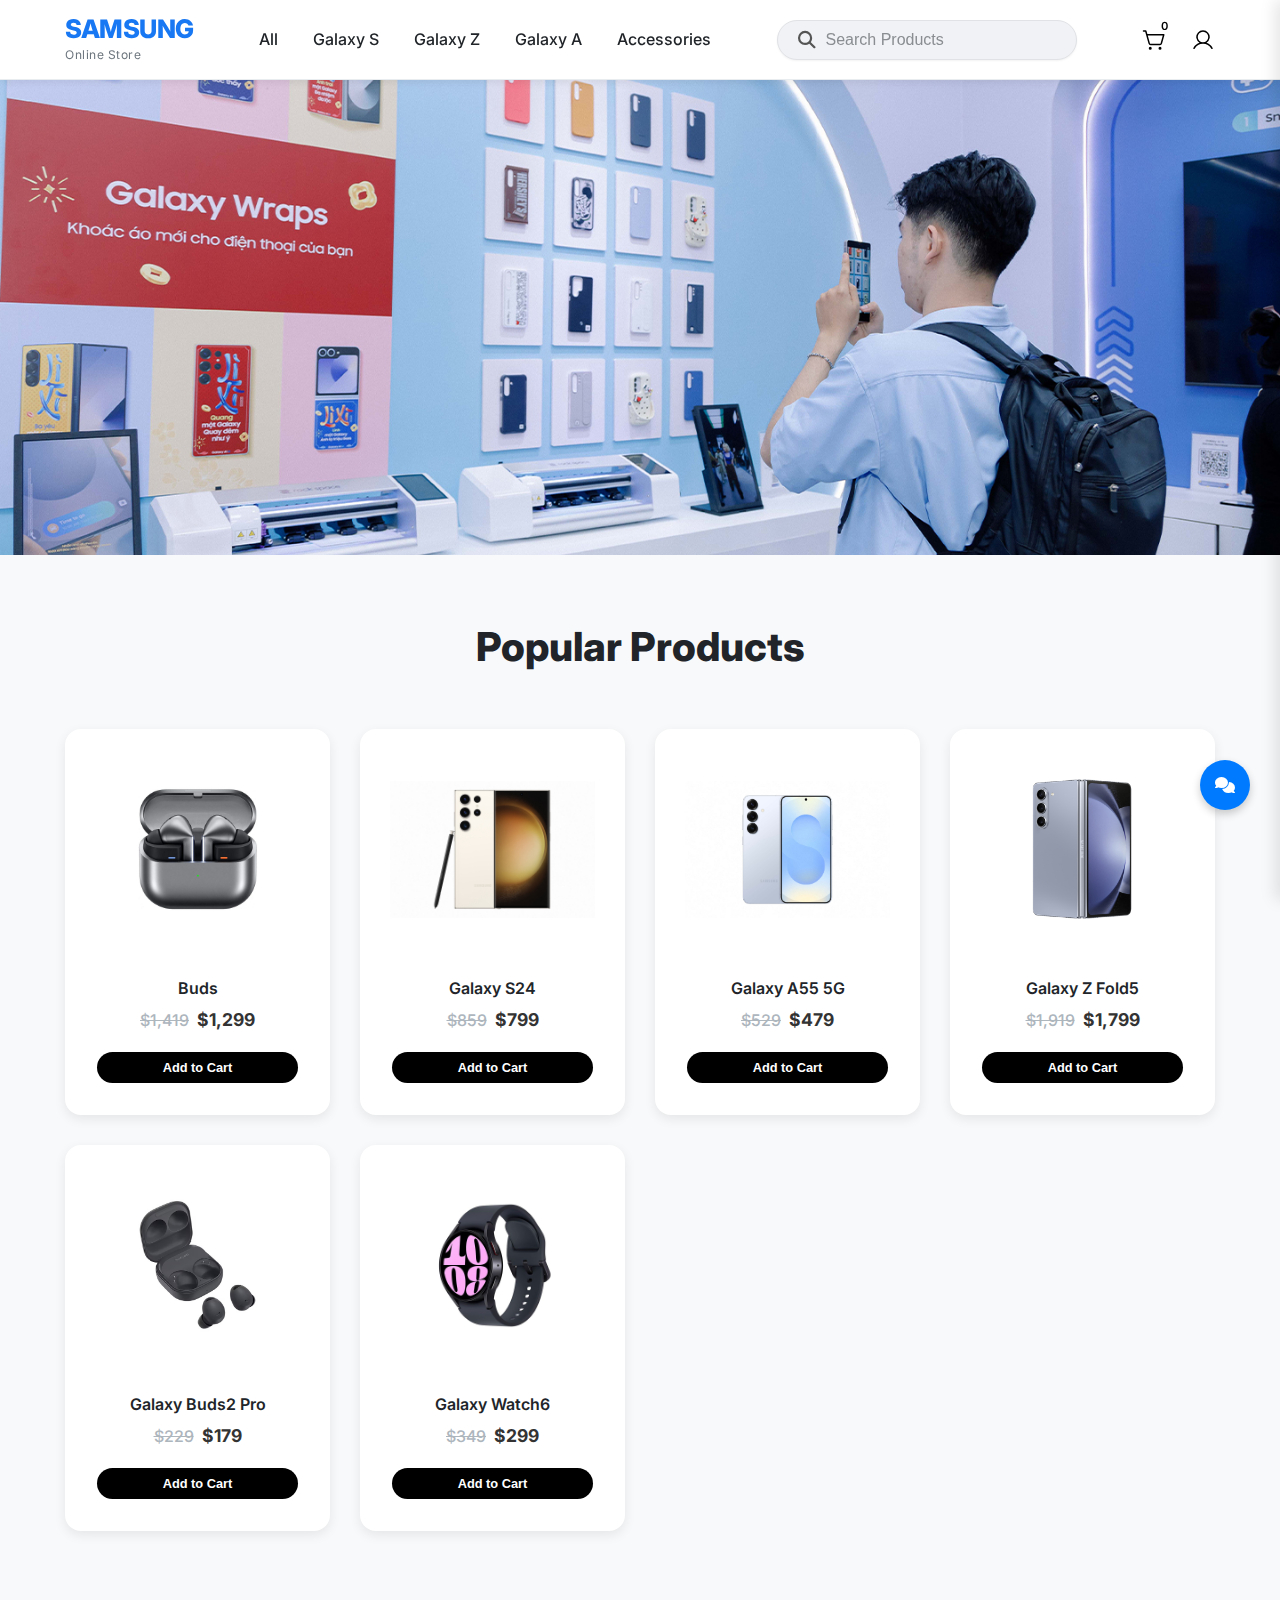
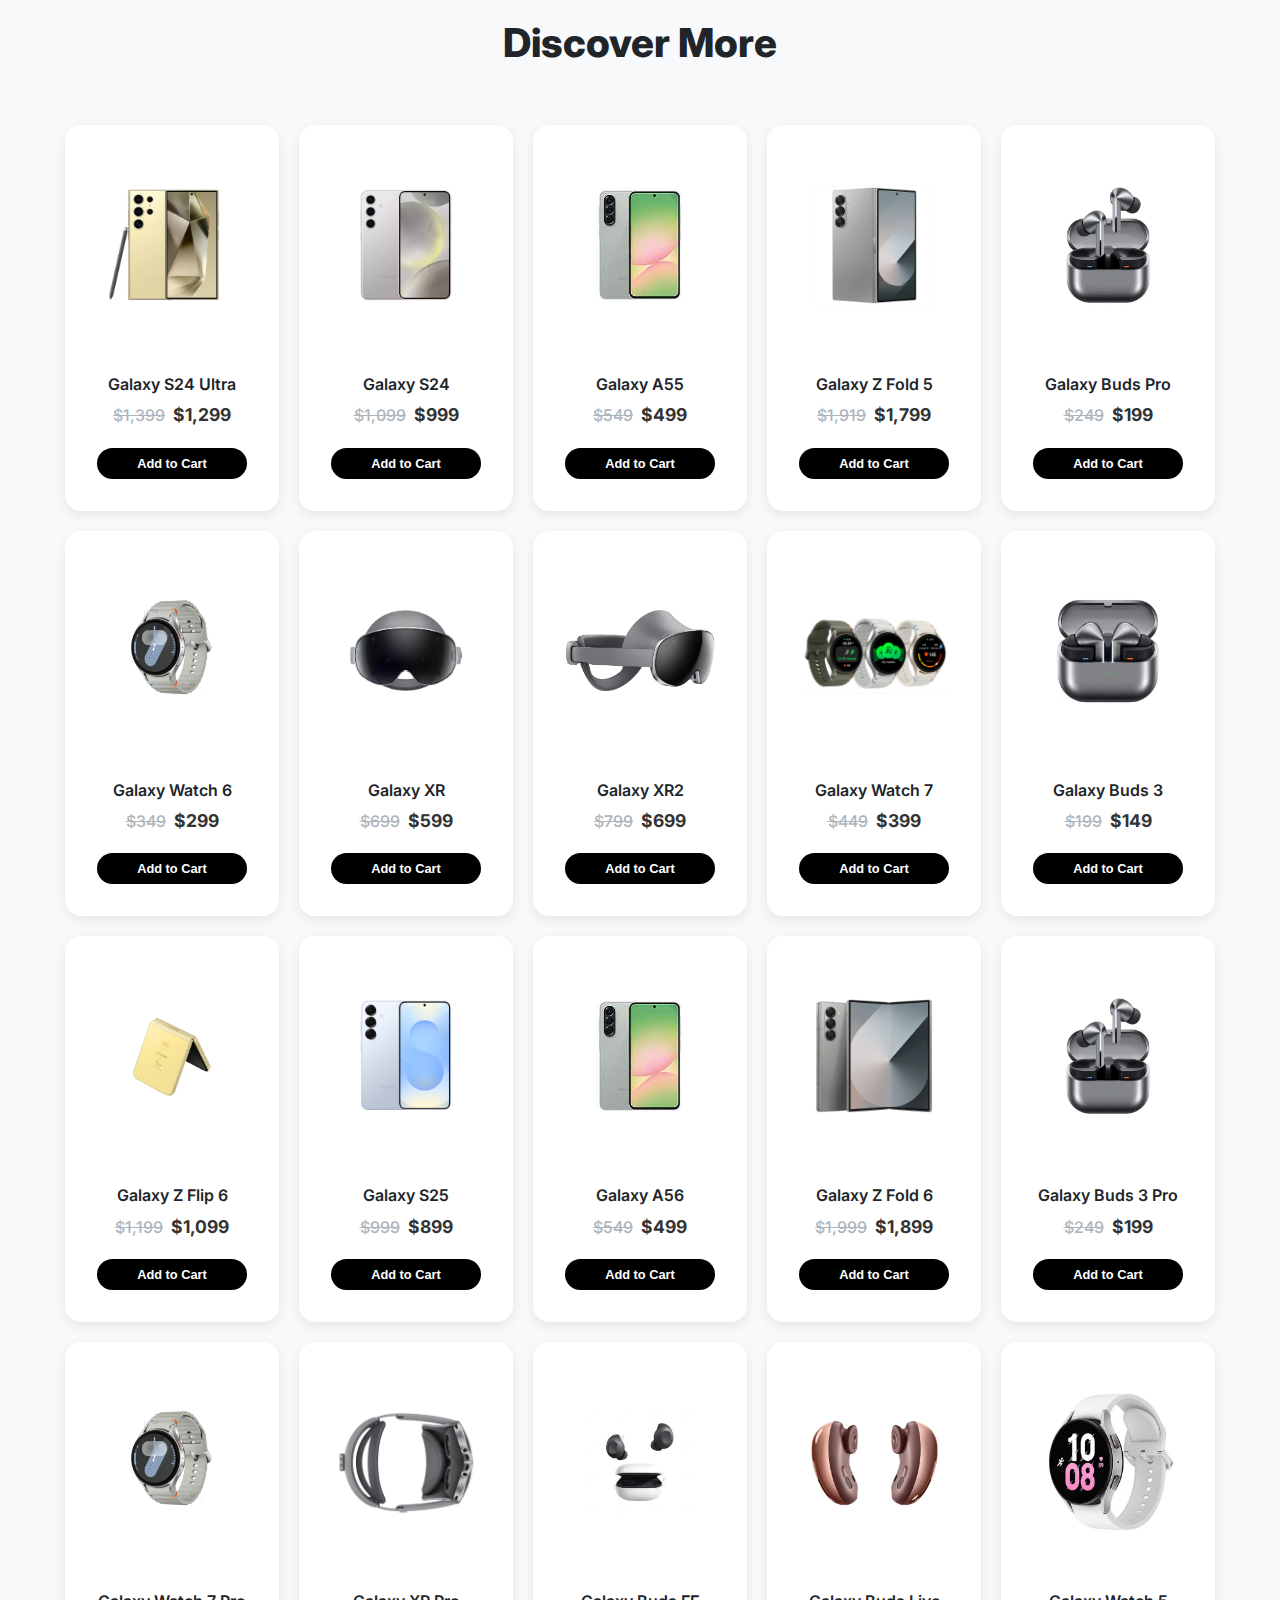
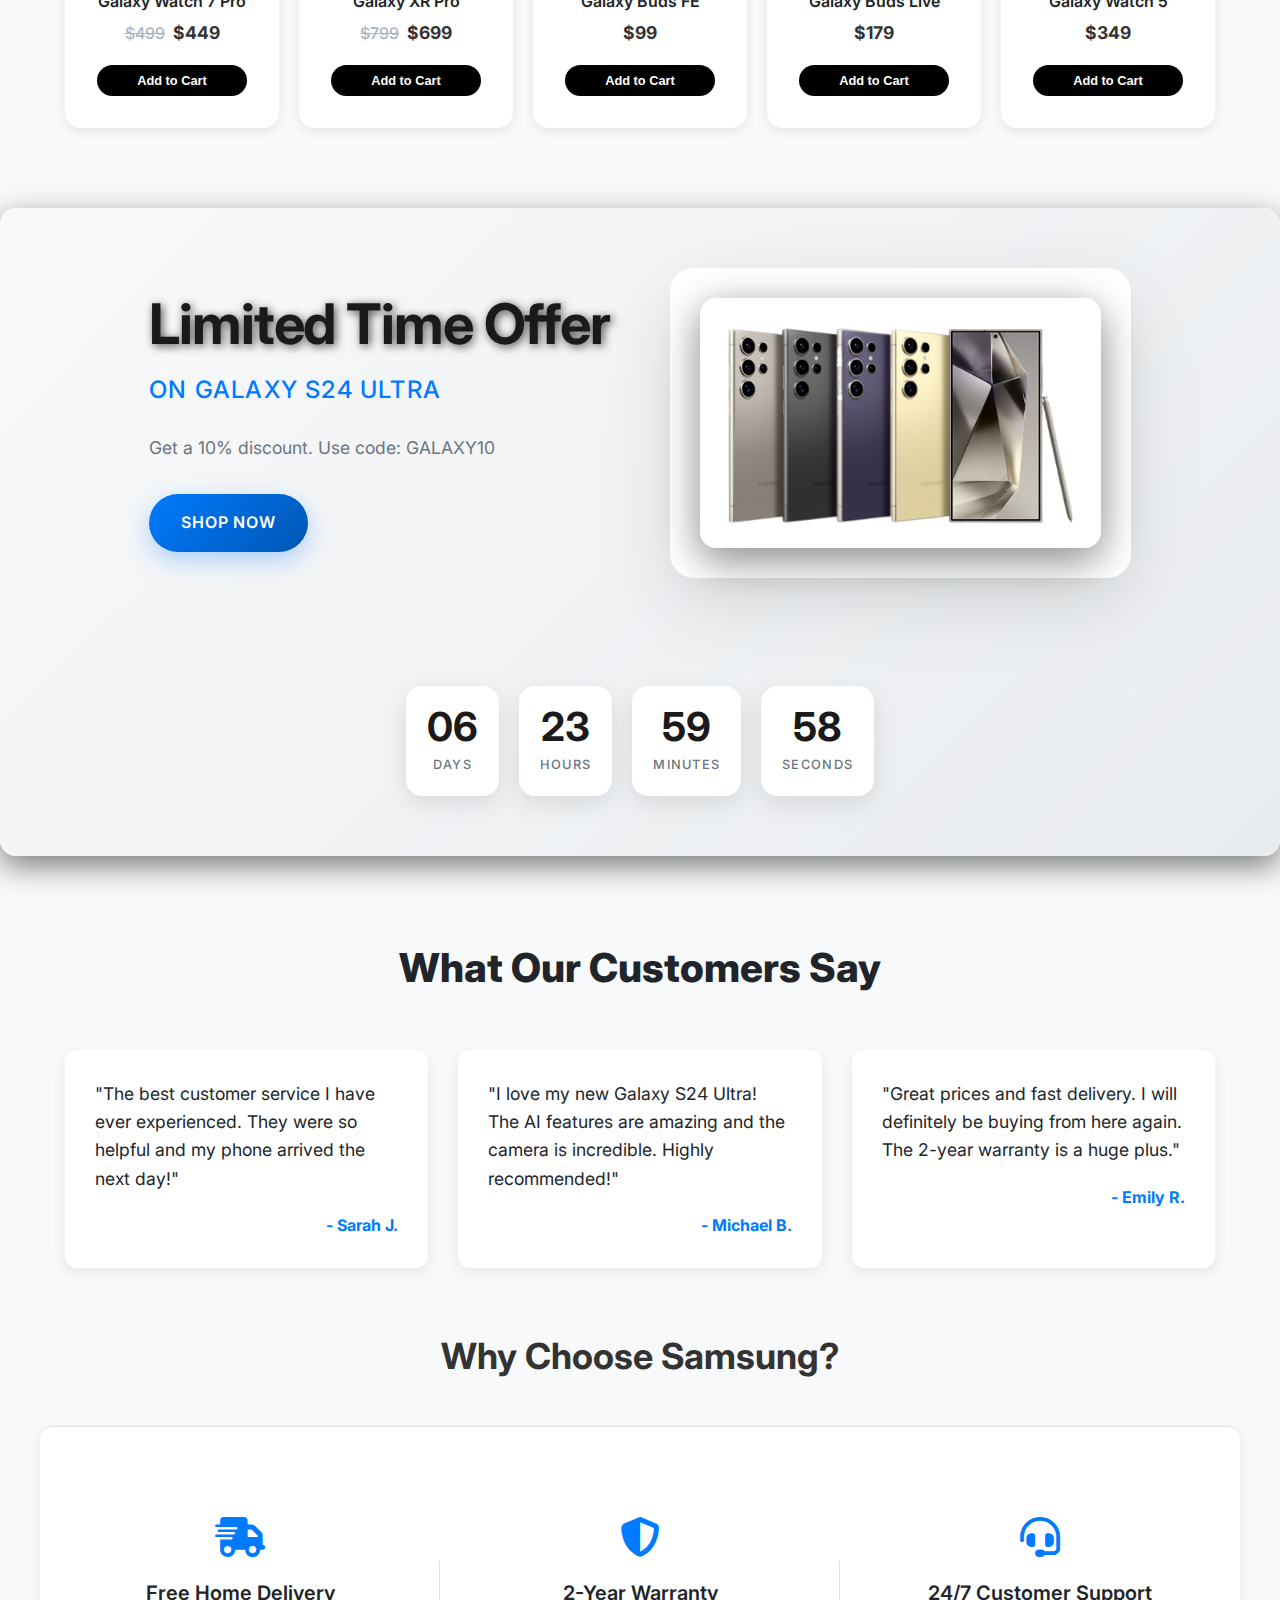
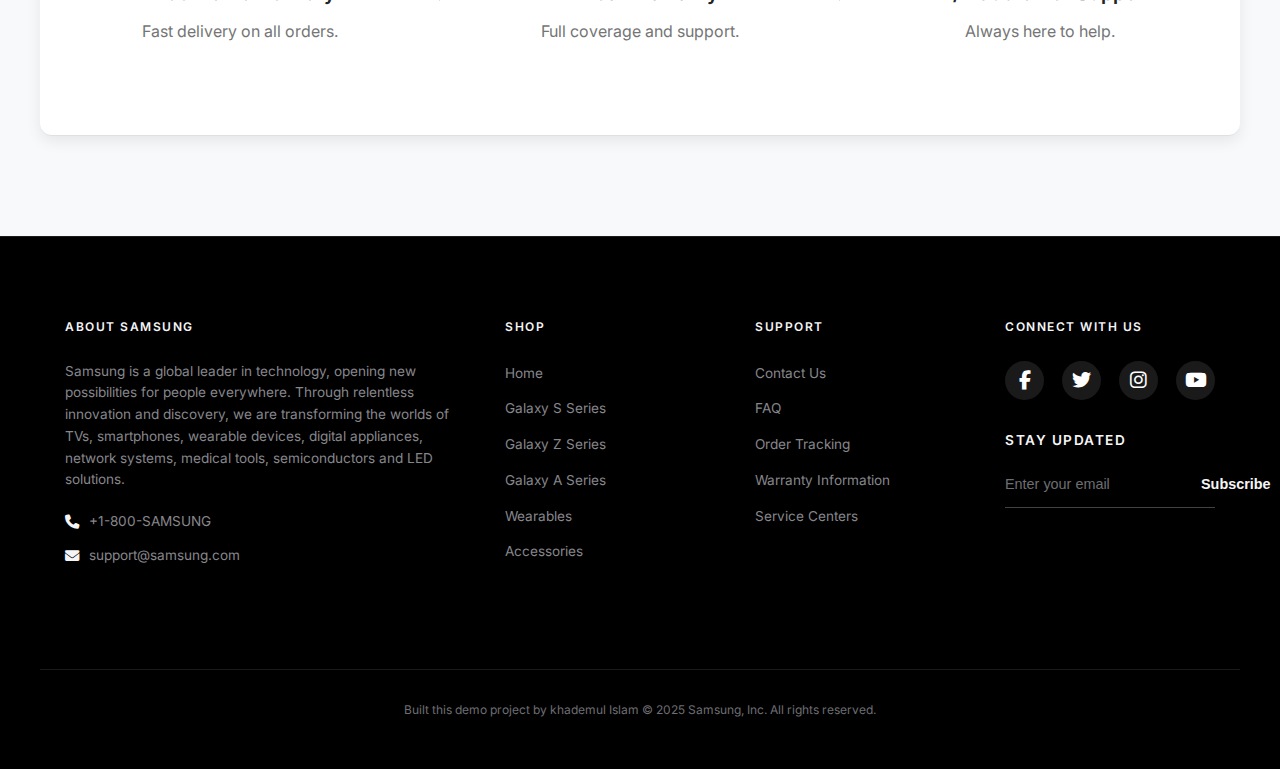
<file: index.html>
<!DOCTYPE html>
<html lang="en">
<head>
    <meta charset="UTF-8">
    <meta name="viewport" content="width=device-width, initial-scale=1.0">
    <title>Samsung Galaxy Store | Home Delivery</title>
    <link rel="stylesheet" href="style.css">
    <link rel="preconnect" href="https://fonts.googleapis.com">
    <link rel="preconnect" href="https://fonts.gstatic.com" crossorigin>
    <link href="https://fonts.googleapis.com/css2?family=Inter:wght@300;400;500;600;700;800;900&display=swap" rel="stylesheet">
    <link rel="stylesheet" href="https://cdnjs.cloudflare.com/ajax/libs/font-awesome/6.5.2/css/all.min.css">
    <style>
        /* Logo and Tagline Alignment */
        .logo-container {
            display: flex;
            flex-direction: column;
            align-items: flex-start;
            justify-content: center;
        }

        .tagline {
            font-size: 0.75rem;
            font-weight: 400;
            margin-top: 2px;
            letter-spacing: 0.5px;
        }

        /* Adjust icon sizes for a more sophisticated look */
        .user-actions .icon-link svg {
            width: 24px;
            height: 24px;
        }

        .user-svg-icon {
            width: 32px;
            height: 32px;
        }

        /* Product Card Adjustments for a more compact and sophisticated look */
        .product-card {
            max-width: 280px; /* Reduced max-width for a smaller card */
        }

        .product-image-container {
            padding: 20px; /* Increased padding to prevent image cropping */
        }

        .product-image-container img {
            /* Removed max-height to show full images */
            width: 100%;
            height: auto;
            object-fit: contain;
        }

        .product-info {
            padding: 12px; /* Reduced padding */
        }

        .product-name {
            font-size: 1rem; /* Slightly smaller product name */
        }

        .product-actions .add-to-cart-btn {
            padding: 8px 12px; /* Smaller buttons */
            font-size: 0.8rem;
        }

        /* Sophisticated Content Styling */
        .product-info {
            text-align: center; /* Center aligning content for a cleaner look */
        }

        .product-name {
            font-weight: 600; /* Semibold for a modern feel */
            margin-bottom: 4px;
        }

        .product-variant {
            font-size: 0.85rem; /* Smaller font size */
            color: #666;       /* Lighter color for secondary info */
            margin-bottom: 8px;
        }

        .product-price {
            font-size: 1.1rem;
            font-weight: 700; /* Bolder current price */
            color: #333;
            margin-bottom: 8px;
        }

        /* Style for button click effect */
        .product-actions button:active {
            transform: scale(0.95);
            transition: transform 0.1s ease;
        }

        /* Modern, Clean, Sophisticated, and Elegant Limited Time Offer Section */
        .offer-section {
            background: linear-gradient(135deg, #f8f9fa 0%, #e9ecef 100%);
            min-height: 400px;
            position: relative;
            overflow: hidden;
            display: flex;
            align-items: center;
        }

        .offer-section::before {
            content: '';
            position: absolute;
            top: 0;
            left: 0;
            right: 0;
            bottom: 0;
            background: url('data:image/svg+xml,<svg xmlns="http://www.w3.org/2000/svg" viewBox="0 0 100 100"><defs><pattern id="grain" width="100" height="100" patternUnits="userSpaceOnUse"><circle cx="25" cy="25" r="1" fill="%23ffffff" opacity="0.1"/><circle cx="75" cy="75" r="1" fill="%23ffffff" opacity="0.1"/><circle cx="50" cy="10" r="0.5" fill="%23ffffff" opacity="0.05"/><circle cx="10" cy="50" r="0.5" fill="%23ffffff" opacity="0.05"/><circle cx="90" cy="50" r="0.5" fill="%23ffffff" opacity="0.05"/><circle cx="50" cy="90" r="0.5" fill="%23ffffff" opacity="0.05"/></pattern></defs><rect width="100" height="100" fill="url(%23grain)"/></svg>');
            pointer-events: none;
        }

        .offer-content-wrapper {
            max-width: 1200px;
            margin: 0 auto;
            padding: 0 20px;
            display: grid;
            grid-template-columns: 1fr 1fr;
            gap: 60px;
            align-items: center;
            position: relative;
            z-index: 1;
        }

        .offer-text-content {
            text-align: left;
        }

        .offer-text-content .offer-title {
            font-size: 3.5rem;
            font-weight: 700;
            color: #1a1a1a;
            margin-bottom: 1rem;
            line-height: 1.1;
            letter-spacing: -0.02em;
        }

        .offer-text-content .offer-product {
            font-size: 1.5rem;
            font-weight: 500;
            color: #007bff;
            margin-bottom: 1.5rem;
            text-transform: uppercase;
            letter-spacing: 0.05em;
        }

        .offer-text-content .offer-details p {
            font-size: 1.1rem;
            color: #6c757d;
            margin-bottom: 2rem;
            line-height: 1.6;
        }

        .offer-text-content .offer-cta {
            display: inline-block;
            padding: 16px 32px;
            background: linear-gradient(135deg, #007bff 0%, #0056b3 100%);
            color: #fff;
            text-decoration: none;
            font-size: 1rem;
            font-weight: 600;
            border-radius: 50px;
            box-shadow: 0 8px 25px rgba(0, 123, 255, 0.3);
            transition: all 0.3s ease;
            text-transform: uppercase;
            letter-spacing: 0.05em;
        }

        .offer-text-content .offer-cta:hover {
            transform: translateY(-3px);
            box-shadow: 0 12px 35px rgba(0, 123, 255, 0.4);
            background: linear-gradient(135deg, #0056b3 0%, #004085 100%);
        }

        .offer-image-container {
            display: flex;
            align-items: center;
            justify-content: center;
            position: relative;
            background: #fff;
            border-radius: 24px;
            padding: 30px;
            box-shadow: 0 25px 80px rgba(0, 0, 0, 0.1);
            transition: all 0.3s ease;
        }

        .offer-image-container:hover {
            transform: translateY(-5px);
            box-shadow: 0 35px 100px rgba(0, 0, 0, 0.15);
        }

        .offer-image-container img {
            max-width: 100%;
            width: 100%;
            height: auto;
            border-radius: 16px;
            background: #fff;
            box-shadow: 0 15px 40px rgba(0, 0, 0, 0.1);
            transition: all 0.3s ease;
        }

        .offer-image-container img:hover {
            transform: scale(1.02);
            box-shadow: 0 20px 50px rgba(0, 0, 0, 0.15);
        }

        .countdown-timer {
            display: flex;
            justify-content: center;
            gap: 20px;
            margin-top: 3rem;
            grid-column: 1 / -1;
        }

        .countdown-timer .timer-box {
            background: #fff;
            border-radius: 16px;
            padding: 20px;
            text-align: center;
            box-shadow: 0 8px 25px rgba(0, 0, 0, 0.1);
            min-width: 80px;
            transition: transform 0.3s ease;
        }

        .countdown-timer .timer-box:hover {
            transform: translateY(-5px);
        }

        .countdown-timer .timer-value {
            display: block;
            font-size: 2.5rem;
            font-weight: 700;
            color: #1a1a1a;
            line-height: 1;
        }

        .countdown-timer .timer-label {
            display: block;
            font-size: 0.8rem;
            color: #6c757d;
            text-transform: uppercase;
            letter-spacing: 0.1em;
            margin-top: 8px;
            font-weight: 500;
        }

        @media (max-width: 768px) {
            .offer-section {
                padding: 20px 0;
            }

            .offer-content-wrapper {
                grid-template-columns: 1fr;
                gap: 15px;
            }

            .offer-text-content {
                text-align: center;
            }

            .offer-text-content .offer-title {
                font-size: 1.5rem;
                margin-bottom: 0.3rem;
            }

            .offer-text-content .offer-product {
                font-size: 1rem;
                margin-bottom: 0.8rem;
            }

            .offer-text-content .offer-details p {
                font-size: 0.8rem;
                margin-bottom: 0.8rem;
            }

            .offer-text-content .offer-cta {
                padding: 10px 20px;
                font-size: 0.8rem;
            }

            .offer-image-container {
                padding: 10px;
                order: 2; /* Move image below text */
            }

            .countdown-timer {
                order: 3; /* Move countdown below image */
                flex-wrap: nowrap;
                gap: 6px;
                justify-content: center;
                margin-top: 1rem;
            }

            .countdown-timer .timer-box {
                min-width: 40px;
                padding: 6px;
            }

            .countdown-timer .timer-value {
                font-size: 1.3rem;
            }

            .countdown-timer .timer-label {
                font-size: 0.6rem;
            }
        }

        /* Hero section image adjustments for a sophisticated look */
        .hero-section {
            position: relative; /* Needed for absolute positioning of children */
            height: 475px !important; /* Set a fixed height for the section */
            display: flex;
            align-items: center;
            justify-content: flex-start;
        }

        .hero-slider {
            position: absolute;
            top: 0;
            left: 0;
            width: 100%;
            height: 100%;
        }
        .hero-slider .slider-image {
            width: 100%;
            height: 100%;
            object-fit: cover; /* Ensure the image covers the area */
            position: absolute; /* Position images on top of each other */
            display: none; /* Hide all images by default */
        }
        .hero-slider .slider-image.active {
            display: block; /* Show only the active image */
        }

        /* Variant Selection Styling */
        .product-options {
            margin: 8px 0;
            display: flex;
            flex-direction: column;
            gap: 6px;
            align-items: center;
        }
        
        .color-options {
            display: flex;
            gap: 6px;
            justify-content: center;
        }
        
        .color-dot {
            width: 14px;
            height: 14px;
            border-radius: 50%;
            cursor: pointer;
            border: 1px solid #ccc;
            transition: transform 0.2s;
        }
        
        .color-dot:hover {
            transform: scale(1.2);
        }
        
        .color-dot.selected {
            outline: 2px solid #333;
            outline-offset: 1px;
        }

        .storage-options {
            display: flex;
            gap: 4px;
            justify-content: center;
            flex-wrap: wrap;
        }

        .storage-badge {
            font-size: 0.7rem;
            padding: 2px 6px;
            border: 1px solid #ddd;
            border-radius: 4px;
            cursor: pointer;
            color: #555;
            transition: all 0.2s;
        }

        .storage-badge:hover {
            border-color: #999;
        }

        .storage-badge.selected {
            background-color: #333;
            color: white;
            border-color: #333;
        }

        /* Back to Top Button */
        #backToTopBtn {
            display: none; /* Hidden by default */
            position: fixed; /* Fixed/sticky position */
            bottom: 20px; /* Place the button at the bottom of the page */
            right: 30px; /* Place the button on the right */
            z-index: 1002; /* Make sure it does not overlap */
            border: none; /* Remove borders */
            outline: none; /* Remove outline */
            background-color: rgba(0, 0, 0, 0.7); /* Transparent black background */
            color: #fff; /* Text color */
            cursor: pointer; /* Add a mouse pointer on hover */
            padding: 15px; /* Some padding */
            border-radius: 50%; /* Circular button */
            font-size: 18px; /* Increase font size */
            width: 50px;
            height: 50px;
            box-shadow: 0 4px 8px rgba(0,0,0,0.2);
        }

        /* Chat Modal Button Styling */
        .chat-modal-btn {
            position: fixed;
            bottom: 90px;
            right: 30px;
            z-index: 100;
            width: 50px;
            height: 50px;
            border-radius: 50%;
            background-color: #007bff;
            color: #fff;
            display: flex;
            align-items: center;
            justify-content: center;
            cursor: pointer;
            box-shadow: 0 4px 8px rgba(0,0,0,0.2);
            transition: transform 0.3s ease;
        }
        .chat-modal-btn:hover {
            transform: scale(1.1);
        }

        /* Chat Widget Window Styling */
        .chat-widget-window {
            position: fixed;
            bottom: 150px;
            right: 30px;
            width: 320px;
            height: 400px;
            background-color: #fff;
            border-radius: 16px;
            box-shadow: 0 5px 30px rgba(0,0,0,0.15);
            z-index: 1000;
            display: none; /* Hidden by default */
            flex-direction: column;
            overflow: hidden;
            border: 1px solid #f0f0f0;
            animation: slideIn 0.3s ease;
        }

        @keyframes slideIn {
            from { opacity: 0; transform: translateY(20px); }
            to { opacity: 1; transform: translateY(0); }
        }

        .chat-header {
            background-color: #007bff;
            color: #fff;
            padding: 15px;
            display: flex;
            justify-content: space-between;
            align-items: center;
        }

        .chat-header h4 {
            margin: 0;
            font-size: 1rem;
            font-weight: 600;
        }

        .chat-close {
            cursor: pointer;
            font-size: 1.2rem;
        }

        .chat-body {
            flex: 1;
            padding: 15px;
            background-color: #f9f9f9;
            overflow-y: auto;
            display: flex;
            flex-direction: column;
        }

        .chat-message {
            background-color: #e9ecef;
            padding: 10px 15px;
            border-radius: 12px;
            border-bottom-left-radius: 2px;
            margin-bottom: 10px;
            font-size: 0.9rem;
            line-height: 1.4;
            color: #333;
            max-width: 85%;
        }

        .chat-message.user-message {
            background-color: #007bff;
            color: #fff;
            align-self: flex-end;
            border-bottom-left-radius: 12px;
            border-bottom-right-radius: 2px;
        }

        .message-time {
            display: block;
            font-size: 0.65rem;
            margin-top: 4px;
            opacity: 0.7;
            text-align: right;
        }

        .chat-footer {
            padding: 10px;
            border-top: 1px solid #eee;
            background: #fff;
            display: flex;
            gap: 10px;
        }

        .chat-footer input {
            flex: 1;
            padding: 10px;
            border: 1px solid #ddd;
            border-radius: 20px;
            outline: none;
            font-size: 0.9rem;
        }

        .chat-footer button {
            background: #007bff;
            color: #fff;
            border: none;
            width: 36px;
            height: 36px;
            border-radius: 50%;
            cursor: pointer;
            display: flex;
            align-items: center;
            justify-content: center;
        }

        /* Typing Indicator Styling */
        .typing-indicator {
            background-color: #e9ecef;
            padding: 15px;
            border-radius: 12px;
            border-bottom-left-radius: 2px;
            margin-bottom: 10px;
            width: fit-content;
            display: flex;
            align-items: center;
            gap: 4px;
        }
        .typing-indicator span {
            height: 6px;
            width: 6px;
            background-color: #666;
            border-radius: 50%;
            animation: typing 1.4s infinite ease-in-out both;
        }
        .typing-indicator span:nth-child(1) { animation-delay: -0.32s; }
        .typing-indicator span:nth-child(2) { animation-delay: -0.16s; }
        @keyframes typing {
            0%, 80%, 100% { transform: scale(0); }
            40% { transform: scale(1); }
        }

        /* Blur effect when chat is active */
        body.chat-active > header,
        body.chat-active > main,
        body.chat-active > footer {
            filter: blur(5px);
            pointer-events: none;
            transition: filter 0.3s ease;
        }

        /* User Dropdown Styling - Premium Look */
        .user-dropdown-container {
            position: relative;
        }

        .user-dropdown-menu {
            visibility: hidden;
            opacity: 0;
            position: absolute;
            top: 100%;
            right: 0;
            background: rgba(255, 255, 255, 0.9);
            backdrop-filter: blur(10px);
            width: 220px;
            border-radius: 16px;
            box-shadow: 0 15px 35px rgba(0,0,0,0.1);
            padding: 10px;
            transform: translateY(15px);
            transition: all 0.3s cubic-bezier(0.165, 0.84, 0.44, 1);
            z-index: 1001;
            margin-top: 10px;
            border: 1px solid rgba(255,255,255,0.5);
        }

        /* Bridge gap for hover stability */
        .user-dropdown-menu::before {
            content: "";
            position: absolute;
            top: -20px;
            left: 0;
            width: 100%;
            height: 20px;
        }

        /* Arrow pointing up */
        .user-dropdown-menu::after {
            content: "";
            position: absolute;
            top: -6px;
            right: 15px;
            width: 12px;
            height: 12px;
            background: #ffffff;
            transform: rotate(45deg);
            border-top: 1px solid rgba(0,0,0,0.05);
            border-left: 1px solid rgba(0,0,0,0.05);
        }

        .user-dropdown-container:hover .user-dropdown-menu {
            visibility: visible;
            opacity: 1;
            transform: translateY(0);
        }

        .user-dropdown-menu a {
            display: block;
            padding: 10px 15px;
            color: #333;
            text-decoration: none;
            font-weight: 500;
            border-radius: 8px;
            transition: background 0.2s, color 0.2s;
            font-size: 0.9rem;
            margin-bottom: 2px;
        }

        .user-dropdown-menu a:hover {
            background-color: rgba(0, 123, 255, 0.1);
            color: #007bff;
        }

        /* Value Proposition Section - Mi.com style */
        .value-prop {
            padding: 60px 0;
            background-color: #fff;
            border-top: 1px solid #e0e0e0;
            border-bottom: 1px solid #e0e0e0;
            margin-top: 0;
            text-align: center;
            width: 100%;
        }

        .value-prop-title {
            text-align: center;
            margin-top: 0;
            margin-bottom: 40px;
            font-size: 36px;
            font-weight: 700;
            color: #333;
        }

        .value-prop-items {
            display: flex;
            justify-content: center;
            width: 100%;
        }

        .prop-item {
            display: flex;
            flex-direction: column;
            align-items: center;
            text-align: center;
            padding: 30px 40px;
            position: relative;
            color: #333;
            flex: 1;
            width: 100%;
            box-sizing: border-box;
        }

        /* Vertical divider */
        .prop-item:not(:last-child)::after {
            content: "";
            position: absolute;
            right: 0;
            top: 50%;
            transform: translateY(-50%);
            height: 40px;
            width: 1px;
            background-color: #e0e0e0;
        }

        .prop-icon {
            font-size: 40px;
            margin-bottom: 20px;
            color: #007bff;
            transition: color 0.3s ease;
            display: inline-block;
            cursor: pointer;
        }

        .prop-item:hover .prop-icon {
            color: #000;
            transform: none;
        }

        .prop-item h4 {
            font-size: 20px;
            font-weight: 600;
            margin-bottom: 10px;
        }

        .prop-item p {
            font-size: 16px;
            color: #757575;
            max-width: 280px;
            line-height: 1.6;
        }

        @media (max-width: 768px) {
            .value-prop {
                padding: 20px 0;
            }
            .value-prop-items {
                flex-direction: column;
            }
            .prop-item {
                padding: 20px;
                border-bottom: 1px solid #f0f0f0;
            }
            .prop-item:not(:last-child)::after {
                display: none;
            }
            .prop-item:last-child {
                border-bottom: none;
            }
        }

        /* Discover More Section - 5 Columns 4 Rows Layout */
        .discover-more-section .product-grid {
            display: grid;
            grid-template-columns: repeat(5, 1fr);
            grid-template-rows: repeat(4, 1fr);
            gap: 20px;
        }

        .discover-more-section .product-card {
            max-width: 224px; /* Adjusted for 5 columns in 1200px container */
        }

        .discover-more-section .product-image-container img {
            max-height: 160px; /* Adjusted image height */
        }

        @media (max-width: 1200px) {
            .discover-more-section .product-grid {
                grid-template-columns: repeat(4, 1fr);
                grid-template-rows: repeat(4, 1fr);
            }
        }

        @media (max-width: 768px) {
            .discover-more-section .product-grid {
                grid-template-columns: repeat(3, 1fr);
                grid-template-rows: repeat(4, 1fr);
            }
        }

        @media (max-width: 480px) {
            .discover-more-section .product-grid {
                grid-template-columns: repeat(2, 1fr);
                grid-template-rows: repeat(4, 1fr);
            }
        }

        .footer-bottom {
            text-align: center;
        }

        .cart-count {
            position: relative;
            top: -0.5em;
            font-size: 0.8em;
            margin-left: 2px;
            color: #ff0000;
            font-weight: bold;
        }

        .cart-icon {
            margin-right: 20px;
        }

        @media (max-width: 768px) {
            .cart-count {
                top: -2px;
            }
        }

        /* Mobile Responsive Footer - Very Short */
        @media (max-width: 768px) {
            .main-footer {
                padding: 20px 0;
            }

            .footer-content {
                flex-direction: column;
                gap: 15px;
            }

            .footer-section {
                text-align: center;
                padding: 10px 0;
            }

            .footer-section.about p {
                font-size: 0.85rem;
                line-height: 1.4;
                margin-bottom: 10px;
            }

            .footer-section.links ul {
                padding: 0;
                margin: 0;
                display: flex;
                flex-wrap: wrap;
                justify-content: center;
                gap: 10px;
            }

            .footer-section.links li {
                margin: 0;
            }

            .footer-section.links a {
                font-size: 0.85rem;
                padding: 5px 10px;
            }

            .footer-section.social .social-links {
                justify-content: center;
                margin-bottom: 10px;
            }

            .footer-section.social .newsletter {
                margin-top: 10px;
            }

            .footer-section.social .newsletter input,
            .footer-section.social .newsletter button {
                font-size: 0.8rem;
                padding: 8px;
            }

            .footer-bottom {
                font-size: 0.8rem;
                padding: 10px 0;
                text-align: center;
            }

            /* Hide desktop footer on mobile */
            .desktop-footer {
                display: none;
            }

            /* Show mobile footer on mobile */
            .mobile-footer {
                display: block;
            }
        }

        /* Mobile Footer */
        .mobile-footer {
            display: none;
            background-color: #000000;
            padding: 40px 20px 20px;
            border-top: 1px solid #1a1a1a;
            color: #f5f5f7;
        }

        .mobile-footer-content {
            display: flex;
            flex-direction: column;
            max-width: 100%;
            margin: 0 auto;
        }

        .mobile-footer-section {
            border-bottom: 1px solid #222;
            margin-bottom: 0;
        }

        .mobile-footer-section details {
            width: 100%;
        }

        .mobile-footer-section summary {
            padding: 18px 0;
            cursor: pointer;
            list-style: none;
            display: flex;
            justify-content: space-between;
            align-items: center;
            font-size: 0.95rem;
            font-weight: 500;
            color: #f5f5f7;
            outline: none;
        }

        .mobile-footer-section summary::-webkit-details-marker {
            display: none;
        }

        .mobile-footer-section summary::after {
            content: '+';
            font-size: 1.2rem;
            font-weight: 300;
            transition: transform 0.3s ease;
        }

        .mobile-footer-section details[open] summary::after {
            transform: rotate(45deg);
        }

        .mobile-footer-section ul {
            list-style: none;
            padding: 0 0 20px 0;
            margin: 0;
        }

        .mobile-footer-section ul li {
            margin-bottom: 12px;
        }

        .mobile-footer-section ul li a {
            color: #86868b;
            text-decoration: none;
            font-size: 0.9rem;
            transition: color 0.3s ease;
            display: block;
        }

        .mobile-footer-section ul li a:hover {
            color: #f5f5f7;
        }

        /* Social Section */
        .mobile-footer-section.social-section {
            border-bottom: none;
            padding: 30px 0;
            text-align: center;
        }

        .social-links {
            display: flex;
            justify-content: center;
            gap: 25px;
        }

        .social-links a {
            color: #f5f5f7;
            font-size: 1.2rem;
            width: 44px;
            height: 44px;
            display: flex;
            align-items: center;
            justify-content: center;
            border-radius: 50%;
            border: 1px solid rgba(245, 245, 247, 0.3);
            background: rgba(255,255,255,0.05);
            transition: all 0.3s ease;
            text-decoration: none;
        }

        .social-links a:hover {
            background: #007bff;
            color: #fff;
            transform: translateY(-3px);
        }

        .mobile-footer-bottom {
            text-align: center;
            padding: 20px 0 0;
            border-top: 1px solid #222;
            background-color: transparent;
            margin-top: 0;
        }

        .mobile-footer-bottom p {
            margin: 0;
            font-size: 0.75rem;
            color: #6e6e73;
        }

        @media (max-width: 768px) {
            .main-footer {
                display: none;
            }
            .mobile-footer {
                display: block;
            }
        }
    </style>
</head>
<body>
    <header class="main-header">
        <nav>
            <div class="logo-container">
                <div class="logo"><a href="index.html" style="text-decoration: none; color: inherit;">SAMSUNG</a></div>
                <span class="tagline">Online Store</span>
            </div>
            <div class="nav-links-container">
                <ul class="nav-links">
                    <li><a href="index.html">All</a></li>
                    <li><a href="galaxy-s.html">Galaxy S</a></li>
                    <li><a href="galaxy-z.html">Galaxy Z</a></li>
                    <li><a href="galaxy-a.html">Galaxy A</a></li>
                    <li><a href="accessories.html">Accessories</a></li>
                </ul>
            </div>
            <div class="hamburger">
                <i class="fas fa-bars"></i>
            </div>
            <div class="close-icon">
                <i class="fas fa-times"></i>
            </div>
            <div class="search-bar">
                <i class="fas fa-search"></i>
                <input type="text" placeholder="Search Products">
            </div>
            <div class="user-actions">
                <a href="#" class="icon-link cart-icon" aria-label="Shopping Cart">
                    <img src="assets/images/cartphos.svg" alt="Shopping Cart" class="icon-svg">
                    <span class="cart-count">0</span></a>
                <div class="user-dropdown-container">
                    <a href="#" class="icon-link user-icon" aria-label="User Profile">
                        <img src="assets/images/userphos.svg" alt="User Profile" class="icon-svg">
                    </a>
                    <div class="user-dropdown-menu">
                        <a href="signin.html">Sign In</a>
                        <a href="signup.html">Sign Up</a>
                    </div>
                </div>
            </div>
        </nav>
    </header>

    <section class="hero-section">
        <div class="hero-slider">
            <img src="assets/images/cover.jpg" alt="Galaxy Z Flip" class="slider-image active">
        </div>
        <div class="hero-content">
            <!-- <a href="#" class="cta-button">Shop Now</a> -->
        </div>
        </section>

        <section class="product-listings">
            <h2>Popular Products</h2>
            <div class="product-grid popular-grid">
                <div class="product-card" data-name="Galaxy S24 Ultra" data-category="smartphone" data-price="1299" data-price-256="1299" data-price-512="1399" data-price-1024="1599">
                    <div class="product-image-container">
                        <img src="assets/images/bud.png" alt="Galaxy S24 Ultra">
                    </div>
                    <div class="product-info">
                        <h3 class="product-name">Buds</h3>
                        <p class="product-price"><span class="old-price">$1,419</span> $1,299</p>
                        <div class="product-actions">
                            <button class="add-to-cart-btn">Add to Cart</button>
                        </div>
                    </div>
                </div>
                <div class="product-card" data-name="Galaxy S24" data-category="smartphone" data-price="799" data-price-128="799" data-price-256="859">
                    <div class="product-image-container">
                        <img src="assets/images/s23ultra.jpg" alt="Galaxy S24">
                    </div>
                    <div class="product-info">
                        <h3 class="product-name">Galaxy S24</h3>
                        <p class="product-price"><span class="old-price">$859</span> $799</p>
                        <div class="product-actions">
                            <button class="add-to-cart-btn">Add to Cart</button>
                        </div>
                    </div>
                </div>
                <div class="product-card" data-name="Galaxy A55" data-category="smartphone" data-price="479" data-price-128="479" data-price-256="529">
                    <div class="product-image-container">
                        <img src="assets/images/s25.jpg" alt="Galaxy A55">
                    </div>
                    <div class="product-info">
                        <h3 class="product-name">Galaxy A55 5G</h3>
                        <p class="product-price"><span class="old-price">$529</span> $479</p>
                        <div class="product-actions">
                            <button class="add-to-cart-btn">Add to Cart</button>
                        </div>
                    </div>
                </div>
                <div class="product-card" data-name="Galaxy Z Fold 5" data-category="smartphone" data-price="1799" data-price-256="1799" data-price-512="1919">
                    <div class="product-image-container">
                        <img src="assets/images/zfold5.png" alt="Galaxy Z Fold 5">
                    </div>
                    <div class="product-info">
                        <h3 class="product-name">Galaxy Z Fold5</h3>
                        <p class="product-price"><span class="old-price">$1,919</span> $1,799</p>
                        <div class="product-actions">
                            <button class="add-to-cart-btn">Add to Cart</button>
                        </div>
                    </div>
                </div>
                <div class="product-card" data-name="Galaxy Buds Pro" data-category="accessories" data-price="179">
                    <div class="product-image-container">
                        <img src="assets/images/Samsung-Galaxy-Buds-2-Pro.jpg" alt="Galaxy Buds Pro">
                    </div>
                    <div class="product-info">
                        <h3 class="product-name">Galaxy Buds2 Pro</h3>
                        <p class="product-price"><span class="old-price">$229</span> $179</p>
                        <div class="product-actions">
                            <button class="add-to-cart-btn">Add to Cart</button>
                        </div>
                    </div>
                </div>
                <div class="product-card" data-name="Galaxy Watch 6" data-category="accessories" data-price="299">
                    <div class="product-image-container">
                        <img src="assets/images/Galaxy-Watch6-Graphite-6125.jpg" alt="Galaxy Watch 6">
                    </div>
                    <div class="product-info">
                        <h3 class="product-name">Galaxy Watch6</h3>
                        <p class="product-price"><span class="old-price">$349</span> $299</p>
                        <div class="product-actions">
                            <button class="add-to-cart-btn">Add to Cart</button>
                        </div>
                    </div>
                </div>
            </div>
        </section>

    <section class="product-listings discover-more-section">
        <h2>Discover More</h2>
        <div class="product-grid">
            <div class="product-card" data-name="Galaxy S24 Ultra" data-category="smartphone" data-price="1299" data-price-256="1299" data-price-512="1399" data-price-1024="1599">
                <div class="product-image-container">
                    <img src="assets/images/Galaxy-S24-Ultra-Titanium-Yellow.jpg" alt="Galaxy S24 Ultra">
                </div>
                <div class="product-info">
                    <h3 class="product-name">Galaxy S24 Ultra</h3>
                    <p class="product-price"><span class="old-price">$1,399</span> $1,299</p>
                    <div class="product-actions">
                        <button class="add-to-cart-btn">Add to Cart</button>
                    </div>
                </div>
            </div>
            <div class="product-card" data-name="Galaxy S24" data-category="smartphone" data-price="999" data-price-128="999" data-price-256="1099">
                <div class="product-image-container">
                    <img src="assets/images/Galaxy-S24-Marble-Grey.jpg" alt="Galaxy S24">
                </div>
                <div class="product-info">
                    <h3 class="product-name">Galaxy S24</h3>
                    <p class="product-price"><span class="old-price">$1,099</span> $999</p>
                    <div class="product-actions">
                        <button class="add-to-cart-btn">Add to Cart</button>
                    </div>
                </div>
            </div>
            <div class="product-card" data-name="Galaxy A55" data-category="smartphone" data-price="499" data-price-128="499" data-price-256="549">
                <div class="product-image-container">
                    <img src="assets/images/Samsung-Galaxy-A56.jpg" alt="Galaxy A55">
                </div>
                <div class="product-info">
                    <h3 class="product-name">Galaxy A55</h3>
                    <p class="product-price"><span class="old-price">$549</span> $499</p>
                    <div class="product-actions">
                        <button class="add-to-cart-btn">Add to Cart</button>
                    </div>
                </div>
            </div>
            <div class="product-card" data-name="Galaxy Z Fold 5" data-category="smartphone" data-price="1799" data-price-256="1799" data-price-512="1919">
                <div class="product-image-container">
                    <img src="assets/images/samsung-galaxy-z-fold-6.jpg" alt="Galaxy Z Fold 5">
                </div>
                <div class="product-info">
                    <h3 class="product-name">Galaxy Z Fold 5</h3>
                    <p class="product-price"><span class="old-price">$1,919</span> $1,799</p>
                    <div class="product-actions">
                        <button class="add-to-cart-btn">Add to Cart</button>
                    </div>
                </div>
            </div>
            <div class="product-card" data-name="Galaxy Buds Pro" data-category="accessories" data-price="199">
                <div class="product-image-container">
                    <img src="assets/images/galaxy-buds3-pro-silver-001-500x500.webp" alt="Galaxy Buds Pro">
                </div>
                <div class="product-info">
                    <h3 class="product-name">Galaxy Buds Pro</h3>
                    <p class="product-price"><span class="old-price">$249</span> $199</p>
                    <div class="product-actions">
                        <button class="add-to-cart-btn">Add to Cart</button>
                    </div>
                </div>
            </div>
            <div class="product-card" data-name="Galaxy Watch 6" data-category="accessories" data-price="299">
                <div class="product-image-container">
                    <img src="assets/images/watch7.webp" alt="Galaxy Watch 6">
                </div>
                <div class="product-info">
                    <h3 class="product-name">Galaxy Watch 6</h3>
                    <p class="product-price"><span class="old-price">$349</span> $299</p>
                    <div class="product-actions">
                        <button class="add-to-cart-btn">Add to Cart</button>
                    </div>
                </div>
            </div>
            <div class="product-card" data-name="Galaxy XR" data-category="accessories" data-price="599">
                <div class="product-image-container">
                    <img src="assets/images/1761108585-8541.webp" alt="Galaxy XR">
                </div>
                <div class="product-info">
                    <h3 class="product-name">Galaxy XR</h3>
                    <p class="product-price"><span class="old-price">$699</span> $599</p>
                    <div class="product-actions">
                        <button class="add-to-cart-btn">Add to Cart</button>
                    </div>
                </div>
            </div>
            <div class="product-card" data-name="Galaxy XR2" data-category="accessories" data-price="699">
                <div class="product-image-container">
                    <img src="assets/images/Samsung-Mobile-Galaxy-XR-Multimodal-AI-Android-XR-Opening-New-Worlds_dl7.jpg" alt="Galaxy XR2">
                </div>
                <div class="product-info">
                    <h3 class="product-name">Galaxy XR2</h3>
                    <p class="product-price"><span class="old-price">$799</span> $699</p>
                    <div class="product-actions">
                        <button class="add-to-cart-btn">Add to Cart</button>
                    </div>
                </div>
            </div>
            <div class="product-card" data-name="Galaxy Watch 7" data-category="accessories" data-price="399">
                <div class="product-image-container">
                    <img src="assets/images/watch-7.png" alt="Galaxy Watch 7">
                </div>
                <div class="product-info">
                    <h3 class="product-name">Galaxy Watch 7</h3>
                    <p class="product-price"><span class="old-price">$449</span> $399</p>
                    <div class="product-actions">
                        <button class="add-to-cart-btn">Add to Cart</button>
                    </div>
                </div>
            </div>
            <div class="product-card" data-name="Galaxy Buds 3" data-category="accessories" data-price="149">
                <div class="product-image-container">
                    <img src="assets/images/bud.png" alt="Galaxy Buds 3">
                </div>
                <div class="product-info">
                    <h3 class="product-name">Galaxy Buds 3</h3>
                    <p class="product-price"><span class="old-price">$199</span> $149</p>
                    <div class="product-actions">
                        <button class="add-to-cart-btn">Add to Cart</button>
                    </div>
                </div>
            </div>
            <div class="product-card" data-name="Galaxy Z Flip 6" data-category="smartphone" data-price="1099" data-price-256="1099" data-price-512="1199">
                <div class="product-image-container">
                    <img src="assets/images/flip6.jpg" alt="Galaxy Z Flip 6">
                </div>
                <div class="product-info">
                    <h3 class="product-name">Galaxy Z Flip 6</h3>
                    <p class="product-price"><span class="old-price">$1,199</span> $1,099</p>
                    <div class="product-actions">
                        <button class="add-to-cart-btn">Add to Cart</button>
                    </div>
                </div>
            </div>
            <div class="product-card" data-name="Galaxy S25" data-category="smartphone" data-price="899" data-price-128="899" data-price-256="999">
                <div class="product-image-container">
                    <img src="assets/images/Samsung-Galaxy-S25-Icyblue.jpg" alt="Galaxy S25">
                </div>
                <div class="product-info">
                    <h3 class="product-name">Galaxy S25</h3>
                    <p class="product-price"><span class="old-price">$999</span> $899</p>
                    <div class="product-actions">
                        <button class="add-to-cart-btn">Add to Cart</button>
                    </div>
                </div>
            </div>
            <div class="product-card" data-name="Galaxy A56" data-category="smartphone" data-price="499" data-price-128="499" data-price-256="549">
                <div class="product-image-container">
                    <img src="assets/images/Samsung-Galaxy-A56.jpg" alt="Galaxy A56">
                </div>
                <div class="product-info">
                    <h3 class="product-name">Galaxy A56</h3>
                    <p class="product-price"><span class="old-price">$549</span> $499</p>
                    <div class="product-actions">
                        <button class="add-to-cart-btn">Add to Cart</button>
                    </div>
                </div>
            </div>
            <div class="product-card" data-name="Galaxy Z Fold 6" data-category="smartphone" data-price="1899" data-price-256="1899" data-price-512="1999">
                <div class="product-image-container">
                    <img src="assets/images/samsung-galaxy-z-fold6.jpeg" alt="Galaxy Z Fold 6">
                </div>
                <div class="product-info">
                    <h3 class="product-name">Galaxy Z Fold 6</h3>
                    <p class="product-price"><span class="old-price">$1,999</span> $1,899</p>
                    <div class="product-actions">
                        <button class="add-to-cart-btn">Add to Cart</button>
                    </div>
                </div>
            </div>
            <div class="product-card" data-name="Galaxy Buds 3 Pro" data-category="accessories" data-price="199">
                <div class="product-image-container">
                    <img src="assets/images/galaxy-buds3-pro-silver-001-500x500.webp" alt="Galaxy Buds 3 Pro">
                </div>
                <div class="product-info">
                    <h3 class="product-name">Galaxy Buds 3 Pro</h3>
                    <p class="product-price"><span class="old-price">$249</span> $199</p>
                    <div class="product-actions">
                        <button class="add-to-cart-btn">Add to Cart</button>
                    </div>
                </div>
            </div>
            <div class="product-card" data-name="Galaxy Watch 7 Pro" data-category="accessories" data-price="449">
                <div class="product-image-container">
                    <img src="assets/images/watch7.webp" alt="Galaxy Watch 7 Pro">
                </div>
                <div class="product-info">
                    <h3 class="product-name">Galaxy Watch 7 Pro</h3>
                    <p class="product-price"><span class="old-price">$499</span> $449</p>
                    <div class="product-actions">
                        <button class="add-to-cart-btn">Add to Cart</button>
                    </div>
                </div>
            </div>
            <div class="product-card" data-name="Galaxy XR Pro" data-category="accessories" data-price="699">
                <div class="product-image-container">
                    <img src="assets/images/XR_Product-Image_Bottom-scaled.jpg" alt="Galaxy XR Pro">
                </div>
                <div class="product-info">
                    <h3 class="product-name">Galaxy XR Pro</h3>
                    <p class="product-price"><span class="old-price">$799</span> $699</p>
                    <div class="product-actions">
                        <button class="add-to-cart-btn">Add to Cart</button>
                    </div>
                </div>
            </div>
            <div class="product-card" data-name="Galaxy Buds FE" data-category="accessories" data-price="99">
                <div class="product-image-container">
                    <img src="assets/images/Galaxy-Buds-FE-graphite-5988.webp" alt="Galaxy Buds FE">
                </div>
                <div class="product-info">
                    <h3 class="product-name">Galaxy Buds FE</h3>
                    <p class="product-price">$99</p>
                    <div class="product-actions">
                        <button class="add-to-cart-btn">Add to Cart</button>
                    </div>
                </div>
            </div>
            <div class="product-card" data-name="Galaxy Buds Live" data-category="accessories" data-price="179">
                <div class="product-image-container">
                    <img src="assets/images/galaxy-buds-live-bronze3.jpg" alt="Galaxy Buds Live">
                </div>
                <div class="product-info">
                    <h3 class="product-name">Galaxy Buds Live</h3>
                    <p class="product-price">$179</p>
                    <div class="product-actions">
                        <button class="add-to-cart-btn">Add to Cart</button>
                    </div>
                </div>
            </div>
            <div class="product-card" data-name="Galaxy Watch 5" data-category="accessories" data-price="349">
                <div class="product-image-container">
                    <img src="assets/images/samsung-galaxy-watch5-silver-official-image.webp" alt="Galaxy Watch 5">
                </div>
                <div class="product-info">
                    <h3 class="product-name">Galaxy Watch 5</h3>
                    <p class="product-price">$349</p>
                    <div class="product-actions">
                        <button class="add-to-cart-btn">Add to Cart</button>
                    </div>
                </div>
            </div>
            </div>
    </section>

    <section class="offer-section">
        <div class="offer-content-wrapper">
            <div class="offer-text-content">
                <h2 class="offer-title">Limited Time Offer</h2>
                <p class="offer-product">on Galaxy S24 Ultra</p>
                <div class="offer-details">
                    <p>Get a 10% discount. Use code: GALAXY10</p>
                </div>
                <a href="#" class="cta-button offer-cta">Shop Now</a>
            </div>
            <div class="offer-image-container">
                <img src="assets/images/offer.jpg" alt="Limited Time Offer">
            </div>
            <div class="countdown-timer">
                <div class="timer-box">
                    <span class="timer-value">00</span>
                    <span class="timer-label">Days</span>
                </div>
                <div class="timer-box">
                    <span class="timer-value">00</span>
                    <span class="timer-label">Hours</span>
                </div>
                <div class="timer-box">
                    <span class="timer-value">00</span>
                    <span class="timer-label">Minutes</span>
                </div>
                <div class="timer-box">
                    <span class="timer-value">00</span>
                    <span class="timer-label">Seconds</span>
                </div>
            </div>
        </div>
    </section>

    <section class="testimonials-section">
        <h2>What Our Customers Say</h2>
        <div class="testimonial-grid">
            <div class="testimonial-card">
                <p>"The best customer service I have ever experienced. They were so helpful and my phone arrived the next day!"</p>
                <h4>- Sarah J.</h4>
            </div>
            <div class="testimonial-card">
                <p>"I love my new Galaxy S24 Ultra! The AI features are amazing and the camera is incredible. Highly recommended!"</p>
                <h4>- Michael B.</h4>
            </div>
            <div class="testimonial-card">
                <p>"Great prices and fast delivery. I will definitely be buying from here again. The 2-year warranty is a huge plus."</p>
                <h4>- Emily R.</h4>
            </div>
        </div>
    </section>

    <h2 class="value-prop-title">Why Choose Samsung?</h2>
    <section class="value-prop">
        <div class="value-prop-items">
            <div class="prop-item">
                <i class="fas fa-truck-fast prop-icon"></i>
                <h4>Free Home Delivery</h4>
                <p>Fast delivery on all orders.</p>
            </div>
            <div class="prop-item">
                <i class="fas fa-shield-halved prop-icon"></i>
                <h4>2-Year Warranty</h4>
                <p>Full coverage and support.</p>
            </div>
            <div class="prop-item">
                <i class="fas fa-headset prop-icon"></i>
                <h4>24/7 Customer Support</h4>
                <p>Always here to help.</p>
            </div>
        </div>
        </section>

    <!-- Desktop Footer -->
    <footer class="main-footer desktop-footer">
        <div class="footer-content">
            <div class="footer-section about">
                <h3>About Samsung</h3>
                <p>Samsung is a global leader in technology, opening new possibilities for people everywhere. Through relentless innovation and discovery, we are transforming the worlds of TVs, smartphones, wearable devices, digital appliances, network systems, medical tools, semiconductors and LED solutions.</p>
                <div class="contact">
                    <span><i class="fa fa-phone"></i> +1-800-SAMSUNG</span>
                    <span><i class="fa fa-envelope"></i> support@samsung.com</span>
                </div>
            </div>
            <div class="footer-section links">
                <h3>Shop</h3>
                <ul>
                    <li><a href="index.html">Home</a></li>
                    <li><a href="galaxy-s.html">Galaxy S Series</a></li>
                    <li><a href="galaxy-z.html">Galaxy Z Series</a></li>
                    <li><a href="galaxy-a.html">Galaxy A Series</a></li>
                    <li><a href="accessories.html">Wearables</a></li>
                    <li><a href="accessories.html">Accessories</a></li>
                </ul>
            </div>
            <div class="footer-section links">
                <h3>Support</h3>
                <ul>
                    <li><a href="#">Contact Us</a></li>
                    <li><a href="#">FAQ</a></li>
                    <li><a href="#">Order Tracking</a></li>
                    <li><a href="#">Warranty Information</a></li>
                    <li><a href="#">Service Centers</a></li>
                </ul>
            </div>
            <div class="footer-section social">
                <h3>Connect With Us</h3>
                <div class="social-links">
                    <a href="#" target="_blank"><i class="fab fa-facebook-f"></i></a>
                    <a href="#" target="_blank"><i class="fab fa-twitter"></i></a>
                    <a href="#" target="_blank"><i class="fab fa-instagram"></i></a>
                    <a href="#" target="_blank"><i class="fab fa-youtube"></i></a>
                </div>
                <div class="newsletter">
                    <h4>Stay Updated</h4>
                    <form action="#" method="POST">
                        <input type="email" placeholder="Enter your email" required>
                        <button type="submit">Subscribe</button>
                    </form>
                </div>
            </div>
        </div>
        <div class="footer-bottom"> Built this demo project by khademul Islam
            &copy; 2025 Samsung, Inc. All rights reserved.
        </div>
        <!-- <div class="footer-credits">
            <p>
                <a href="https://iconscout.com/icons/shopping-bag" target="_blank">Shopping Bag Icon</a> by <a href="https://iconscout.com/contributors/unicons" target="_blank">Unicons Font</a>,
                <a href="https://iconscout.com/icons/user" target="_blank">User Icon</a> by <a href="https://iconscout.com/contributors/lucia-gonzalez" target="_blank">Lucía González</a> on <a href="https://iconscout.com" target="_blank">IconScout</a>.
            </p>
        </div> -->
    </footer>

    <!-- Mobile Footer -->
    <footer class="mobile-footer">
        <div class="mobile-footer-content">
            <div class="mobile-footer-section">
                <details>
                    <summary>Shop</summary>
                    <ul>
                        <li><a href="index.html">Home</a></li>
                        <li><a href="galaxy-s.html">Galaxy S</a></li>
                        <li><a href="galaxy-z.html">Galaxy Z</a></li>
                        <li><a href="galaxy-a.html">Galaxy A</a></li>
                        <li><a href="accessories.html">Accessories</a></li>
                    </ul>
                </details>
            </div>
            <div class="mobile-footer-section">
                <details>
                    <summary>Support</summary>
                    <ul>
                        <li><a href="#">Contact Us</a></li>
                        <li><a href="#">FAQ</a></li>
                        <li><a href="#">Order Tracking</a></li>
                        <li><a href="#">Warranty Information</a></li>
                    </ul>
                </details>
            </div>
            <div class="mobile-footer-section social-section">
                <div class="social-links">
                    <a href="#" target="_blank"><i class="fab fa-facebook-f"></i></a>
                    <a href="#" target="_blank"><i class="fab fa-twitter"></i></a>
                    <a href="#" target="_blank"><i class="fab fa-instagram"></i></a>
                    <a href="#" target="_blank"><i class="fab fa-youtube"></i></a>
                </div>
            </div>
        </div>
        <div class="mobile-footer-bottom">
            <p>&copy; 2025 Samsung, Inc. All rights reserved.</p>
        </div>
    </footer>


    <div class="cart-overlay" id="cartOverlay"></div>
    <aside class="cart-sidebar" id="cartSidebar">
        <div class="cart-header">
            <h3>Your Cart</h3>
            <button class="close-cart" id="closeCart">&times;</button>
        </div>
        <div class="cart-items" id="cartItems">
            <!-- Cart items will be loaded here by JavaScript -->
            <p class="empty-cart-message">Your cart is empty.</p>
        </div>
        <div class="cart-footer">
            <div class="cart-total">
                <span>Total:</span>
                <span class="total-price">$0.00</span>
            </div>
            <button class="checkout-button">Checkout</button>
        </div>
    </aside>

    <!-- Back to Top Button -->
    <button id="backToTopBtn" title="Go to top"><i class="fas fa-arrow-up"></i></button>

    <!-- Chat Modal Button -->
    <div class="chat-modal-btn">
        <i class="fas fa-comments"></i>
    </div>

    <!-- Chat Modal Window -->
    <div class="chat-widget-window" id="chatWindow">
        <div class="chat-header">
            <h4>Samsung Support</h4>
            <span class="chat-close" id="chatCloseBtn">&times;</span>
        </div>
        <div class="chat-body">
            <div class="chat-message">
                Hello! How can I help you with your Galaxy device today?
            </div>
        </div>
        <div class="chat-footer">
            <input type="text" placeholder="Type a message...">
            <button><i class="fas fa-paper-plane"></i></button>
        </div>
    </div>

    <script>
        const chatBtn = document.querySelector('.chat-modal-btn');
        const chatWindow = document.getElementById('chatWindow');
        const chatCloseBtn = document.getElementById('chatCloseBtn');
        const chatInput = document.querySelector('.chat-footer input');
        const chatSendBtn = document.querySelector('.chat-footer button');
        const chatBody = document.querySelector('.chat-body');

        function getCurrentTime() {
            return new Date().toLocaleTimeString([], { hour: '2-digit', minute: '2-digit' });
        }

        // Sound Effect (Simple 'Pop' using Web Audio API)
        function playOpenSound() {
            const ctx = new (window.AudioContext || window.webkitAudioContext)();
            const osc = ctx.createOscillator();
            const gain = ctx.createGain();
            osc.connect(gain);
            gain.connect(ctx.destination);
            osc.type = 'sine';
            osc.frequency.setValueAtTime(600, ctx.currentTime);
            osc.frequency.exponentialRampToValueAtTime(300, ctx.currentTime + 0.1);
            gain.gain.setValueAtTime(0.1, ctx.currentTime);
            gain.gain.exponentialRampToValueAtTime(0.01, ctx.currentTime + 0.1);
            osc.start();
            osc.stop(ctx.currentTime + 0.1);
        }

        function toggleChat() {
            const isHidden = chatWindow.style.display === 'none' || chatWindow.style.display === '';
            chatWindow.style.display = isHidden ? 'flex' : 'none';
            if (isHidden) {
                document.body.classList.add('chat-active');
                playOpenSound();
            } else {
                document.body.classList.remove('chat-active');
            }
        }

        function showTypingIndicator() {
            const typingDiv = document.createElement('div');
            typingDiv.classList.add('typing-indicator');
            typingDiv.id = 'typingIndicator';
            typingDiv.innerHTML = '<span></span><span></span><span></span>';
            chatBody.appendChild(typingDiv);
            chatBody.scrollTop = chatBody.scrollHeight;
        }

        function removeTypingIndicator() {
            const typingDiv = document.getElementById('typingIndicator');
            if (typingDiv) typingDiv.remove();
        }

        function sendMessage() {
            const message = chatInput.value.trim();
            if (message) {
                const msgDiv = document.createElement('div');
                msgDiv.classList.add('chat-message', 'user-message');
                
                msgDiv.appendChild(document.createTextNode(message));
                const timeSpan = document.createElement('span');
                timeSpan.classList.add('message-time');
                timeSpan.textContent = getCurrentTime();
                msgDiv.appendChild(timeSpan);

                chatBody.appendChild(msgDiv);
                chatInput.value = '';
                chatBody.scrollTop = chatBody.scrollHeight;

                // Show typing indicator
                showTypingIndicator();

                // Auto Bot Reply after 1.5 seconds
                setTimeout(() => {
                    removeTypingIndicator();
                    const botMsgDiv = document.createElement('div');
                    botMsgDiv.classList.add('chat-message');
                    botMsgDiv.textContent = "Thank you for contacting Samsung Support. How else can I assist you?";
                    const botTimeSpan = document.createElement('span');
                    botTimeSpan.classList.add('message-time');
                    botTimeSpan.textContent = getCurrentTime();
                    botMsgDiv.appendChild(botTimeSpan);
                    chatBody.appendChild(botMsgDiv);
                    chatBody.scrollTop = chatBody.scrollHeight;
                }, 1500);
            }
        }

        chatBtn.addEventListener('click', toggleChat);
        chatCloseBtn.addEventListener('click', toggleChat);
        chatSendBtn.addEventListener('click', sendMessage);
        chatInput.addEventListener('keypress', (e) => {
            if (e.key === 'Enter') sendMessage();
        });

        // Add timestamp to the initial static message
        const initialMsg = document.querySelector('.chat-message');
        if (initialMsg && !initialMsg.querySelector('.message-time')) {
            const timeSpan = document.createElement('span');
            timeSpan.classList.add('message-time');
            timeSpan.textContent = getCurrentTime();
            initialMsg.appendChild(timeSpan);
        }

        // Close chat when clicking outside
        document.addEventListener('click', (e) => {
            if (chatWindow.style.display === 'flex' && !chatWindow.contains(e.target) && !chatBtn.contains(e.target)) {
                toggleChat();
            }
        });

        // Back to Top Button Logic
        const backToTopBtn = document.getElementById("backToTopBtn");

        window.addEventListener('scroll', () => {
            if (document.body.scrollTop > 20 || document.documentElement.scrollTop > 20) {
                backToTopBtn.style.display = "block";
            } else {
                backToTopBtn.style.display = "none";
            }
        });

        backToTopBtn.addEventListener("click", function() {
            window.scrollTo({top: 0, behavior: 'smooth'});
        });
    </script>

    <script src="script.js"></script>
    <script src="countdown.js" defer></script>
</body>
</html>
</file>
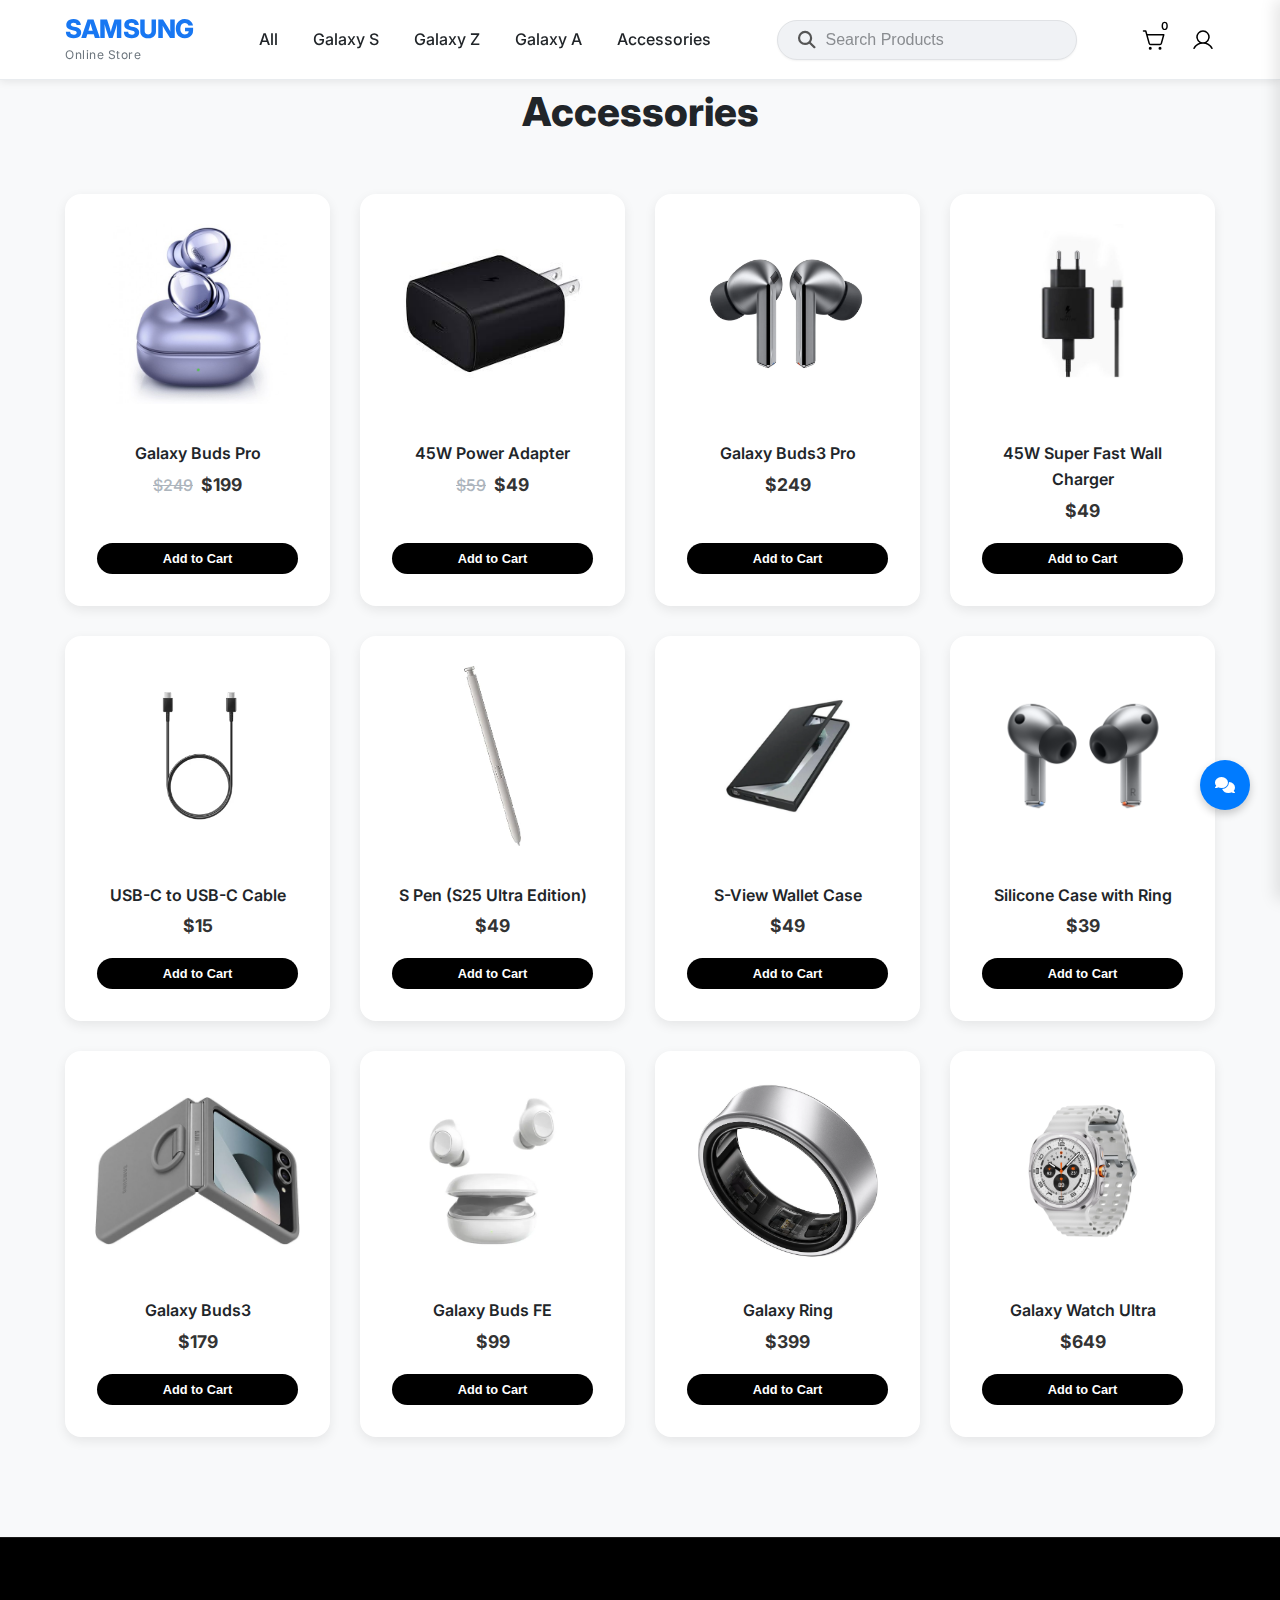
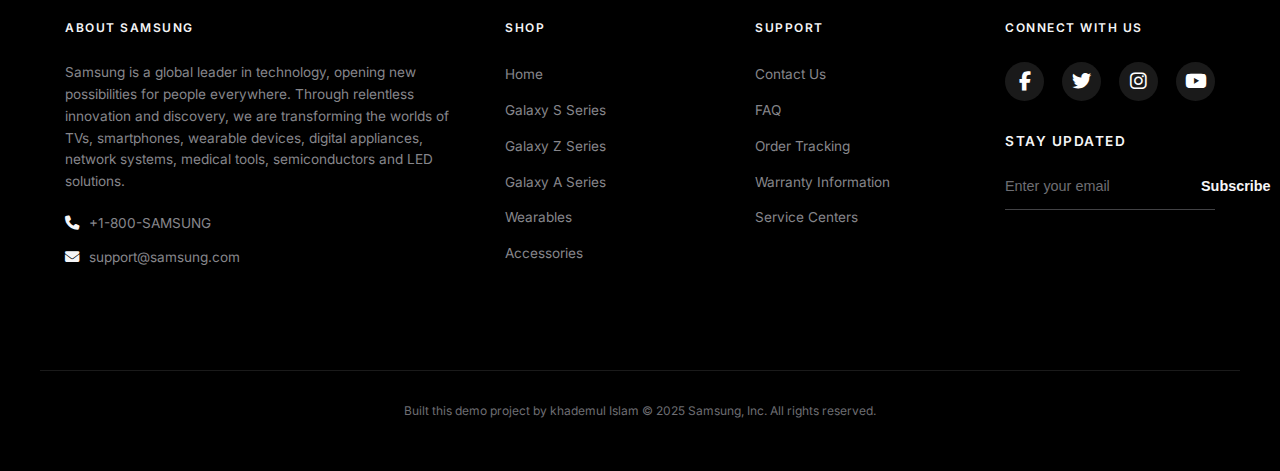
<file: accessories.html>
<!DOCTYPE html>
<html lang="en">
<head>
    <meta charset="UTF-8">
    <meta name="viewport" content="width=device-width, initial-scale=1.0">
    <title>Accessories | Samsung Galaxy Store</title>
    <link rel="stylesheet" href="style.css">
    <link rel="preconnect" href="https://fonts.googleapis.com">
    <link rel="preconnect" href="https://fonts.gstatic.com" crossorigin>
    <link href="https://fonts.googleapis.com/css2?family=Inter:wght@300;400;500;600;700;800;900&display=swap" rel="stylesheet">
    <link rel="stylesheet" href="https://cdnjs.cloudflare.com/ajax/libs/font-awesome/6.5.2/css/all.min.css">
    <style>
        /* Logo and Tagline Alignment */
        .logo-container {
            display: flex;
            flex-direction: column;
            align-items: flex-start;
            justify-content: center;
        }

        .tagline {
            font-size: 0.75rem;
            font-weight: 400;
            margin-top: 2px;
            letter-spacing: 0.5px;
        }

        /* Adjust icon sizes for a more sophisticated look */
        .user-actions .icon-link svg {
            width: 24px;
            height: 24px;
        }

        .user-svg-icon {
            width: 32px;
            height: 32px;
        }

        /* Product Card Adjustments for a more compact and sophisticated look */
        .product-card {
            max-width: 280px; /* Reduced max-width for a smaller card */
        }

        .product-image-container {
            padding: 60px 40px 0 40px; /* Added top padding to prevent images from touching the title */
        }

        .product-image-container img {
            max-height: 180px; /* Reduced image height */
            width: 100%;
            height: 100%;
            object-fit: contain; /* Show full images without cropping */
        }

        .product-info {
            padding: 12px; /* Reduced padding */
        }

        .product-name {
            font-size: 1rem; /* Slightly smaller product name */
        }

        .product-actions .add-to-cart-btn {
            padding: 8px 12px; /* Smaller buttons */
            font-size: 0.8rem;
        }

        /* Sophisticated Content Styling */
        .product-info {
            text-align: center; /* Center aligning content for a cleaner look */
        }

        .product-name {
            font-weight: 600; /* Semibold for a modern feel */
            margin-bottom: 4px;
        }

        .product-variant {
            font-size: 0.85rem; /* Smaller font size */
            color: #666;       /* Lighter color for secondary info */
            margin-bottom: 8px;
        }

        .product-price {
            font-size: 1.1rem;
            font-weight: 700; /* Bolder current price */
            color: #333;
            margin-bottom: 8px;
        }

        /* Style for button click effect */
        .product-actions button:active {
            transform: scale(0.95);
            transition: transform 0.1s ease;
        }

        /* Sophisticated styling for the offer section image */
        .offer-image-container {
            display: flex;
            align-items: center;
            justify-content: center;
        }
        .offer-image-container img {
            max-width: 400px; /* Reduced image size */
            width: 100%;
            height: auto;
            transition: transform 0.3s ease; /* Subtle transition for hover */
        }
        .offer-image-container img:hover {
            transform: scale(1.03); /* Slight zoom on hover */
        }

        /* Offer Section adjustments for a more compact look */
        .offer-text-content .offer-title {
            font-size: 2rem; /* Smaller title */
        }
        .offer-text-content .offer-product {
            font-size: 1.1rem; /* Smaller product name */
            margin-bottom: 1rem;
        }
        .offer-text-content .offer-details p {
            font-size: 0.9rem; /* Smaller details text */
        }
        .offer-text-content .offer-cta {
            padding: 10px 20px; /* Smaller button */
            font-size: 0.9rem;
        }
        .countdown-timer .timer-box {
            padding: 8px; /* Smaller timer boxes */
        }
        .countdown-timer .timer-value {
            font-size: 1.5rem; /* Smaller timer numbers */
        }
        .countdown-timer .timer-label {
            font-size: 0.7rem; /* Smaller timer labels */
        }

        /* Hero section image adjustments for a sophisticated look */
        .hero-section {
            position: relative; /* Needed for absolute positioning of children */
            height: 475px !important; /* Set a fixed height for the section */
            display: flex;
            align-items: center;
            justify-content: flex-start;
        }

        .hero-slider {
            position: absolute;
            top: 0;
            left: 0;
            width: 100%;
            height: 100%;
        }
        .hero-slider .slider-image {
            width: 100%;
            height: 100%;
            object-fit: cover; /* Ensure the image covers the area */
            position: absolute; /* Position images on top of each other */
            display: none; /* Hide all images by default */
        }
        .hero-slider .slider-image.active {
            display: block; /* Show only the active image */
        }

        /* Variant Selection Styling */
        .product-options {
            margin: 8px 0;
            display: flex;
            flex-direction: column;
            gap: 6px;
            align-items: center;
        }
        
        .color-options {
            display: flex;
            gap: 6px;
            justify-content: center;
        }
        
        .color-dot {
            width: 14px;
            height: 14px;
            border-radius: 50%;
            cursor: pointer;
            border: 1px solid #ccc;
            transition: transform 0.2s;
        }
        
        .color-dot:hover {
            transform: scale(1.2);
        }
        
        .color-dot.selected {
            outline: 2px solid #333;
            outline-offset: 1px;
        }

        .storage-options {
            display: flex;
            gap: 4px;
            justify-content: center;
            flex-wrap: wrap;
        }

        .storage-badge {
            font-size: 0.7rem;
            padding: 2px 6px;
            border: 1px solid #ddd;
            border-radius: 4px;
            cursor: pointer;
            color: #555;
            transition: all 0.2s;
        }

        .storage-badge:hover {
            border-color: #999;
        }

        .storage-badge.selected {
            background-color: #333;
            color: white;
            border-color: #333;
        }

        /* Back to Top Button */
        #backToTopBtn {
            display: none; /* Hidden by default */
            position: fixed; /* Fixed/sticky position */
            bottom: 20px; /* Place the button at the bottom of the page */
            right: 30px; /* Place the button on the right */
            z-index: 1002; /* Make sure it does not overlap */
            border: none; /* Remove borders */
            outline: none; /* Remove outline */
            background-color: rgba(0, 0, 0, 0.7); /* Transparent black background */
            color: #fff; /* Text color */
            cursor: pointer; /* Add a mouse pointer on hover */
            padding: 15px; /* Some padding */
            border-radius: 50%; /* Circular button */
            font-size: 18px; /* Increase font size */
            width: 50px;
            height: 50px;
            box-shadow: 0 4px 8px rgba(0,0,0,0.2);
        }

        /* Chat Modal Button Styling */
        .chat-modal-btn {
            position: fixed;
            bottom: 90px;
            right: 30px;
            z-index: 100;
            width: 50px;
            height: 50px;
            border-radius: 50%;
            background-color: #007bff;
            color: #fff;
            display: flex;
            align-items: center;
            justify-content: center;
            cursor: pointer;
            box-shadow: 0 4px 8px rgba(0,0,0,0.2);
            transition: transform 0.3s ease;
        }
        .chat-modal-btn:hover {
            transform: scale(1.1);
        }

        /* Chat Widget Window Styling */
        .chat-widget-window {
            position: fixed;
            bottom: 150px;
            right: 30px;
            width: 320px;
            height: 400px;
            background-color: #fff;
            border-radius: 16px;
            box-shadow: 0 5px 30px rgba(0,0,0,0.15);
            z-index: 1000;
            display: none; /* Hidden by default */
            flex-direction: column;
            overflow: hidden;
            border: 1px solid #f0f0f0;
            animation: slideIn 0.3s ease;
        }

        @keyframes slideIn {
            from { opacity: 0; transform: translateY(20px); }
            to { opacity: 1; transform: translateY(0); }
        }

        .chat-header {
            background-color: #007bff;
            color: #fff;
            padding: 15px;
            display: flex;
            justify-content: space-between;
            align-items: center;
        }

        .chat-header h4 {
            margin: 0;
            font-size: 1rem;
            font-weight: 600;
        }

        .chat-close {
            cursor: pointer;
            font-size: 1.2rem;
        }

        .chat-body {
            flex: 1;
            padding: 15px;
            background-color: #f9f9f9;
            overflow-y: auto;
            display: flex;
            flex-direction: column;
        }

        .chat-message {
            background-color: #e9ecef;
            padding: 10px 15px;
            border-radius: 12px;
            border-bottom-left-radius: 2px;
            margin-bottom: 10px;
            font-size: 0.9rem;
            line-height: 1.4;
            color: #333;
            max-width: 85%;
        }

        .chat-message.user-message {
            background-color: #007bff;
            color: #fff;
            align-self: flex-end;
            border-bottom-left-radius: 12px;
            border-bottom-right-radius: 2px;
        }

        .message-time {
            display: block;
            font-size: 0.65rem;
            margin-top: 4px;
            opacity: 0.7;
            text-align: right;
        }

        .chat-footer {
            padding: 10px;
            border-top: 1px solid #eee;
            background: #fff;
            display: flex;
            gap: 10px;
        }

        .chat-footer input {
            flex: 1;
            padding: 10px;
            border: 1px solid #ddd;
            border-radius: 20px;
            outline: none;
            font-size: 0.9rem;
        }

        .chat-footer button {
            background: #007bff;
            color: #fff;
            border: none;
            width: 36px;
            height: 36px;
            border-radius: 50%;
            cursor: pointer;
            display: flex;
            align-items: center;
            justify-content: center;
        }

        /* Typing Indicator Styling */
        .typing-indicator {
            background-color: #e9ecef;
            padding: 15px;
            border-radius: 12px;
            border-bottom-left-radius: 2px;
            margin-bottom: 10px;
            width: fit-content;
            display: flex;
            align-items: center;
            gap: 4px;
        }
        .typing-indicator span {
            height: 6px;
            width: 6px;
            background-color: #666;
            border-radius: 50%;
            animation: typing 1.4s infinite ease-in-out both;
        }
        .typing-indicator span:nth-child(1) { animation-delay: -0.32s; }
        .typing-indicator span:nth-child(2) { animation-delay: -0.16s; }
        @keyframes typing {
            0%, 80%, 100% { transform: scale(0); }
            40% { transform: scale(1); }
        }

        /* Blur effect when chat is active */
        body.chat-active > header,
        body.chat-active > main,
        body.chat-active > footer {
            filter: blur(5px);
            pointer-events: none;
            transition: filter 0.3s ease;
        }

        /* User Dropdown Styling - Premium Look */
        .user-dropdown-container {
            position: relative;
        }

        .user-dropdown-menu {
            visibility: hidden;
            opacity: 0;
            position: absolute;
            top: 100%;
            right: 0;
            background: rgba(255, 255, 255, 0.9);
            backdrop-filter: blur(10px);
            width: 220px;
            border-radius: 16px;
            box-shadow: 0 15px 35px rgba(0,0,0,0.1);
            padding: 10px;
            transform: translateY(15px);
            transition: all 0.3s cubic-bezier(0.165, 0.84, 0.44, 1);
            z-index: 1001;
            margin-top: 10px;
            border: 1px solid rgba(255,255,255,0.5);
        }

        /* Bridge gap for hover stability */
        .user-dropdown-menu::before {
            content: "";
            position: absolute;
            top: -20px;
            left: 0;
            width: 100%;
            height: 20px;
        }

        /* Arrow pointing up */
        .user-dropdown-menu::after {
            content: "";
            position: absolute;
            top: -6px;
            right: 15px;
            width: 12px;
            height: 12px;
            background: #ffffff;
            transform: rotate(45deg);
            border-top: 1px solid rgba(0,0,0,0.05);
            border-left: 1px solid rgba(0,0,0,0.05);
        }

        .user-dropdown-container:hover .user-dropdown-menu {
            visibility: visible;
            opacity: 1;
            transform: translateY(0);
        }

        .user-dropdown-menu a {
            display: block;
            padding: 10px 15px;
            color: #333;
            text-decoration: none;
            font-weight: 500;
            border-radius: 8px;
            transition: background 0.2s, color 0.2s;
            font-size: 0.9rem;
            margin-bottom: 2px;
        }

        .user-dropdown-menu a:hover {
            background-color: rgba(0, 123, 255, 0.1);
            color: #007bff;
        }

        /* Value Proposition Section - Mi.com style */
        .value-prop {
            padding: 60px 0;
            background-color: #fff;
            border-top: 1px solid #e0e0e0;
            border-bottom: 1px solid #e0e0e0;
            margin-top: 0;
            text-align: center;
            width: 100%;
        }

        .value-prop-title {
            text-align: center;
            margin-top: 0;
            margin-bottom: 40px;
            font-size: 36px;
            font-weight: 700;
            color: #333;
        }

        .value-prop-items {
            display: flex;
            justify-content: center;
            width: 100%;
        }

        .prop-item {
            display: flex;
            flex-direction: column;
            align-items: center;
            text-align: center;
            padding: 30px 40px;
            position: relative;
            color: #333;
            flex: 1;
            width: 100%;
            box-sizing: border-box;
        }

        /* Vertical divider */
        .prop-item:not(:last-child)::after {
            content: "";
            position: absolute;
            right: 0;
            top: 50%;
            transform: translateY(-50%);
            height: 40px;
            width: 1px;
            background-color: #e0e0e0;
        }

        .prop-icon {
            font-size: 40px;
            margin-bottom: 20px;
            color: #999;
            transition: color 0.3s ease;
            display: inline-block;
            cursor: pointer;
        }

        .prop-item:hover .prop-icon {
            color: #000;
            transform: none;
        }

        .prop-item h4 {
            font-size: 20px;
            font-weight: 600;
            margin-bottom: 10px;
        }

        .prop-item p {
            font-size: 16px;
            color: #757575;
            max-width: 280px;
            line-height: 1.6;
        }

        @media (max-width: 768px) {
            .value-prop {
                padding: 20px 0;
            }
            .value-prop-items {
                flex-direction: column;
            }
            .prop-item {
                padding: 20px;
                border-bottom: 1px solid #f0f0f0;
            }
            .prop-item:not(:last-child)::after {
                display: none;
            }
            .prop-item:last-child {
                border-bottom: none;
            }
        }

        /* Discover More Section - 5 Columns 4 Rows Layout */
        .discover-more-section .product-grid {
            display: grid;
            grid-template-columns: repeat(5, 1fr);
            grid-template-rows: repeat(4, 1fr);
            gap: 20px;
        }

        .discover-more-section .product-card {
            max-width: 224px; /* Adjusted for 5 columns in 1200px container */
        }

        .discover-more-section .product-image-container img {
            max-height: 160px; /* Adjusted image height */
        }

        @media (max-width: 1200px) {
            .discover-more-section .product-grid {
                grid-template-columns: repeat(4, 1fr);
                grid-template-rows: repeat(4, 1fr);
            }
        }

        @media (max-width: 768px) {
            .discover-more-section .product-grid {
                grid-template-columns: repeat(3, 1fr);
                grid-template-rows: repeat(4, 1fr);
            }
        }

        @media (max-width: 480px) {
            .discover-more-section .product-grid {
                grid-template-columns: repeat(2, 1fr);
                grid-template-rows: repeat(4, 1fr);
            }
        }

        .footer-bottom {
            text-align: center;
        }

        .cart-count {
            position: relative;
            top: -0.5em;
            font-size: 0.8em;
            margin-left: 2px;
            color: #ff0000;
            font-weight: bold;
        }

        .cart-icon {
            margin-right: 20px;
        }

        @media (max-width: 768px) {
            .cart-count {
                top: -2px;
            }
        }

        /* Mobile Footer */
        .mobile-footer {
            display: none;
            background-color: #000000;
            padding: 40px 20px 20px;
            border-top: 1px solid #1a1a1a;
            color: #f5f5f7;
        }

        .mobile-footer-content {
            display: flex;
            flex-direction: column;
            max-width: 100%;
            margin: 0 auto;
        }

        .mobile-footer-section {
            border-bottom: 1px solid #222;
            margin-bottom: 0;
        }

        .mobile-footer-section details {
            width: 100%;
        }

        .mobile-footer-section summary {
            padding: 18px 0;
            cursor: pointer;
            list-style: none;
            display: flex;
            justify-content: space-between;
            align-items: center;
            font-size: 0.95rem;
            font-weight: 500;
            color: #f5f5f7;
            outline: none;
        }

        .mobile-footer-section summary::-webkit-details-marker {
            display: none;
        }

        .mobile-footer-section summary::after {
            content: '+';
            font-size: 1.2rem;
            font-weight: 300;
            transition: transform 0.3s ease;
        }

        .mobile-footer-section details[open] summary::after {
            transform: rotate(45deg);
        }

        .mobile-footer-section ul {
            list-style: none;
            padding: 0 0 20px 0;
            margin: 0;
        }

        .mobile-footer-section ul li {
            margin-bottom: 12px;
        }

        .mobile-footer-section ul li a {
            color: #86868b;
            text-decoration: none;
            font-size: 0.9rem;
            transition: color 0.3s ease;
            display: block;
        }

        .mobile-footer-section ul li a:hover {
            color: #f5f5f7;
        }

        /* Social Section */
        .mobile-footer-section.social-section {
            border-bottom: none;
            padding: 30px 0;
            text-align: center;
        }

        .social-links {
            display: flex;
            justify-content: center;
            gap: 25px;
        }

        .social-links a {
            color: #f5f5f7;
            font-size: 1.2rem;
            width: 44px;
            height: 44px;
            display: flex;
            align-items: center;
            justify-content: center;
            border-radius: 100%;
            background: rgba(255,255,255,0.05);
            transition: all 0.3s ease;
            text-decoration: none;
        }

        .social-links a:hover {
            background: #007bff;
            color: #fff;
            transform: translateY(-3px);
        }

        .mobile-footer-bottom {
            text-align: center;
            padding: 20px 0 0;
            border-top: 1px solid #222;
            background-color: transparent;
            margin-top: 0;
        }

        .mobile-footer-bottom p {
            margin: 0;
            font-size: 0.75rem;
            color: #6e6e73;
        }

        @media (max-width: 768px) {
            .main-footer {
                display: none;
            }
            .mobile-footer {
                display: block;
            }
        }
    </style>
</head>
<body>
    <header class="main-header">
        <nav>
            <div class="logo-container">
                <div class="logo"><a href="index.html" style="text-decoration: none; color: inherit;">SAMSUNG</a></div>
                <span class="tagline">Online Store</span>
            </div>
            <div class="nav-links-container">
                <ul class="nav-links">
                    <li><a href="index.html">All</a></li>
                    <li><a href="galaxy-s.html">Galaxy S</a></li>
                    <li><a href="galaxy-z.html">Galaxy Z</a></li>
                    <li><a href="galaxy-a.html">Galaxy A</a></li>
                    <li><a href="accessories.html">Accessories</a></li>
                </ul>
            </div>
            <div class="hamburger">
                <i class="fas fa-bars"></i>
            </div>
            <div class="close-icon">
                <i class="fas fa-times"></i>
            </div>
            <div class="search-bar">
                <i class="fas fa-search"></i>
                <input type="text" placeholder="Search Products">
            </div>
            <div class="user-actions">
                <a href="#" class="icon-link cart-icon" aria-label="Shopping Cart">
                    <img src="assets/images/cartphos.svg" alt="Shopping Cart" class="icon-svg">
                    <span class="cart-count">0</span></a>
                <div class="user-dropdown-container">
                    <a href="#" class="icon-link user-icon" aria-label="User Profile">
                        <img src="assets/images/userphos.svg" alt="User Profile" class="icon-svg">
                    </a>
                    <div class="user-dropdown-menu">
                        <a href="signin.html">Sign In</a>
                        <a href="signup.html">Sign Up</a>
                    </div>
            </div>
        </nav>
    </header>

    <main class="page-content">
        <section class="product-listings">
            <h2>Accessories</h2>
            <div class="product-grid">
                <div class="product-card" data-name="Galaxy Buds Pro" data-price="199">
                    <div class="product-image-container"><img src="assets/images/acessories/galaxy-buds-pro-001-500x500.jpg" alt="Galaxy Buds Pro"></div>
                    <div class="product-info">
                        <h3 class="product-name">Galaxy Buds Pro</h3>
                        <p class="product-price"><span class="old-price">$249</span> $199</p>
                        <div class="product-actions">
                            <button class="add-to-cart-btn">Add to Cart</button>
                        </div>
                    </div>
                </div>
                <div class="product-card" data-name="45W Power Adapter" data-price="49">
                    <div class="product-image-container"><img src="assets/images/acessories/45 adapter.jfif" alt="45W Power Adapter"></div>
                    <div class="product-info">
                        <h3 class="product-name">45W Power Adapter</h3>
                        <p class="product-price"><span class="old-price">$59</span> $49</p>
                        <div class="product-actions">
                            <button class="add-to-cart-btn">Add to Cart</button>
                        </div>
                    </div>
                </div>
                <div class="product-card" data-name="Galaxy Buds3 Pro" data-price="249">
                    <div class="product-image-container"><img src="assets/images/acessories/galaxy-buds3-pro.webp" alt="Galaxy Buds3 Pro"></div>
                    <div class="product-info">
                        <h3 class="product-name">Galaxy Buds3 Pro</h3>
                        <p class="product-price">$249</p>
                        <div class="product-actions">
                            <button class="add-to-cart-btn">Add to Cart</button>
                        </div>
                    </div>
                </div>
                <div class="product-card" data-name="45W Super Fast Wall Charger" data-price="49">
                    <div class="product-image-container"><img src="assets/images/acessories/walladapter.jpg" alt="45W Super Fast Wall Charger"></div>
                    <div class="product-info">
                        <h3 class="product-name">45W Super Fast Wall Charger</h3>
                        <p class="product-price">$49</p>
                        <div class="product-actions">
                            <button class="add-to-cart-btn">Add to Cart</button>
                        </div>
                    </div>
                </div>
                <div class="product-card" data-name="USB-C to USB-C Cable" data-price="15">
                    <div class="product-image-container"><img src="assets/images/acessories/in-c-to-c-cable-da705b-ep-da705bbegin-frontblack-182246144.avif" alt="USB-C to USB-C Cable"></div>
                    <div class="product-info">
                        <h3 class="product-name">USB-C to USB-C Cable</h3>
                        <p class="product-price">$15</p>
                        <div class="product-actions">
                            <button class="add-to-cart-btn">Add to Cart</button>
                        </div>
                    </div>
                </div>
                <div class="product-card" data-name="S Pen (S25 Ultra Edition)" data-price="49">
                    <div class="product-image-container"><img src="assets/images/acessories/spen.jpg" alt="S Pen (S25 Ultra Edition)"></div>
                    <div class="product-info">
                        <h3 class="product-name">S Pen (S25 Ultra Edition)</h3>
                        <p class="product-price">$49</p>
                        <div class="product-actions">
                            <button class="add-to-cart-btn">Add to Cart</button>
                        </div>
                    </div>
                </div>
                <div class="product-card" data-name="S-View Wallet Case" data-price="49">
                    <div class="product-image-container"><img src="assets/images/acessories/samsung-smart-view-wallet-case-for-galaxy-s24-ultra-5.webp" alt="S-View Wallet Case"></div>
                    <div class="product-info">
                        <h3 class="product-name">S-View Wallet Case</h3>
                        <p class="product-price">$49</p>
                        <div class="product-actions">
                            <button class="add-to-cart-btn">Add to Cart</button>
                        </div>
                    </div>
                </div>
                <div class="product-card" data-name="Silicone Case with Ring" data-price="39">
                    <div class="product-image-container"><img src="assets/images/acessories/3-800x800.png" alt="Silicone Case with Ring"></div>
                    <div class="product-info">
                        <h3 class="product-name">Silicone Case with Ring</h3>
                        <p class="product-price">$39</p>
                        <div class="product-actions">
                            <button class="add-to-cart-btn">Add to Cart</button>
                        </div>
                    </div>
                </div>
                <div class="product-card" data-name="Galaxy Buds3" data-price="179">
                    <div class="product-image-container"><img src="assets/images/acessories/412Q0uIG0EL._AC_UF894,1000_QL80_.jpg" alt="Galaxy Buds3"></div>
                    <div class="product-info">
                        <h3 class="product-name">Galaxy Buds3</h3>
                        <p class="product-price">$179</p>
                        <div class="product-actions">
                            <button class="add-to-cart-btn">Add to Cart</button>
                        </div>
                    </div>
                </div>
                <div class="product-card" data-name="Galaxy Buds FE" data-price="99">
                    <div class="product-image-container"><img src="assets/images/acessories/galaxy-buds-fe-white-021-500x500.webp" alt="Galaxy Buds FE"></div>
                    <div class="product-info">
                        <h3 class="product-name">Galaxy Buds FE</h3>
                        <p class="product-price">$99</p>
                        <div class="product-actions">
                            <button class="add-to-cart-btn">Add to Cart</button>
                        </div>
                    </div>
                </div>
                <div class="product-card" data-name="Galaxy Ring" data-price="399">
                    <div class="product-image-container"><img src="assets/images/acessories/ring.webp" alt="Galaxy Ring"></div>
                    <div class="product-info">
                        <h3 class="product-name">Galaxy Ring</h3>
                        <p class="product-price">$399</p>
                        <div class="product-actions">
                            <button class="add-to-cart-btn">Add to Cart</button>
                        </div>
                    </div>
                </div>
                <div class="product-card" data-name="Galaxy Watch Ultra" data-price="649">
                    <div class="product-image-container"><img src="assets/images/acessories/Galaxy-Watch-Ultra-Titanium-White-Custom-Mac-BD.webp" alt="Galaxy Watch Ultra"></div>
                    <div class="product-info">
                        <h3 class="product-name">Galaxy Watch Ultra</h3>
                        <p class="product-price">$649</p>
                        <div class="product-actions">
                            <button class="add-to-cart-btn">Add to Cart</button>
                        </div>
                    </div>
                </div>


            </div>
        </section>
    </main>

    <footer class="main-footer desktop-footer">
        <div class="footer-content">
            <div class="footer-section about">
                <h3>About Samsung</h3>
                <p>Samsung is a global leader in technology, opening new possibilities for people everywhere. Through relentless innovation and discovery, we are transforming the worlds of TVs, smartphones, wearable devices, digital appliances, network systems, medical tools, semiconductors and LED solutions.</p>
                <div class="contact">
                    <span><i class="fa fa-phone"></i> +1-800-SAMSUNG</span>
                    <span><i class="fa fa-envelope"></i> support@samsung.com</span>
                </div>
            </div>
            <div class="footer-section links">
                <h3>Shop</h3>
                <ul>
                    <li><a href="index.html">Home</a></li>
                    <li><a href="galaxy-s.html">Galaxy S Series</a></li>
                    <li><a href="galaxy-z.html">Galaxy Z Series</a></li>
                    <li><a href="galaxy-a.html">Galaxy A Series</a></li>
                    <li><a href="accessories.html">Wearables</a></li>
                    <li><a href="accessories.html">Accessories</a></li>
                </ul>
            </div>
            <div class="footer-section links">
                <h3>Support</h3>
                <ul>
                    <li><a href="#">Contact Us</a></li>
                    <li><a href="#">FAQ</a></li>
                    <li><a href="#">Order Tracking</a></li>
                    <li><a href="#">Warranty Information</a></li>
                    <li><a href="#">Service Centers</a></li>
                </ul>
            </div>
            <div class="footer-section social">
                <h3>Connect With Us</h3>
                <div class="social-links">
                    <a href="#" target="_blank"><i class="fab fa-facebook-f"></i></a>
                    <a href="#" target="_blank"><i class="fab fa-twitter"></i></a>
                    <a href="#" target="_blank"><i class="fab fa-instagram"></i></a>
                    <a href="#" target="_blank"><i class="fab fa-youtube"></i></a>
                </div>
                <div class="newsletter">
                    <h4>Stay Updated</h4>
                    <form action="#" method="POST">
                        <input type="email" placeholder="Enter your email" required>
                        <button type="submit">Subscribe</button>
                    </form>
                </div>
            </div>
        </div>
        <div class="footer-bottom"> Built this demo project by khademul Islam
            &copy; 2025 Samsung, Inc. All rights reserved.
        </div>
        <!-- <div class="footer-credits">
            <p>
                <a href="https://iconscout.com/icons/shopping-bag" target="_blank">Shopping Bag Icon</a> by <a href="https://iconscout.com/contributors/unicons" target="_blank">Unicons Font</a>, 
                <a href="https://iconscout.com/icons/user" target="_blank">User Icon</a> by <a href="https://iconscout.com/contributors/lucia-gonzalez" target="_blank">Lucía González</a> on <a href="https://iconscout.com" target="_blank">IconScout</a>.
            </p>
        </div> -->
    </footer>

    <!-- Mobile Footer -->
    <footer class="mobile-footer">
        <div class="mobile-footer-content">
            <div class="mobile-footer-section">
                <details>
                    <summary>Shop</summary>
                    <ul>
                        <li><a href="index.html">Home</a></li>
                        <li><a href="galaxy-s.html">Galaxy S</a></li>
                        <li><a href="galaxy-z.html">Galaxy Z</a></li>
                        <li><a href="galaxy-a.html">Galaxy A</a></li>
                        <li><a href="accessories.html">Accessories</a></li>
                    </ul>
                </details>
            </div>
            <div class="mobile-footer-section">
                <details>
                    <summary>Support</summary>
                    <ul>
                        <li><a href="#">Contact Us</a></li>
                        <li><a href="#">FAQ</a></li>
                        <li><a href="#">Order Tracking</a></li>
                        <li><a href="#">Warranty Information</a></li>
                    </ul>
                </details>
            </div>
            <div class="mobile-footer-section social-section">
                <div class="social-links">
                    <a href="#" target="_blank"><i class="fab fa-facebook-f"></i></a>
                    <a href="#" target="_blank"><i class="fab fa-twitter"></i></a>
                    <a href="#" target="_blank"><i class="fab fa-instagram"></i></a>
                    <a href="#" target="_blank"><i class="fab fa-youtube"></i></a>
                </div>
            </div>
        </div>
        <div class="mobile-footer-bottom">
            <p>&copy; 2025 Samsung, Inc. All rights reserved.</p>
        </div>
    </footer>

    <div class="cart-overlay" id="cartOverlay"></div>
    <aside class="cart-sidebar" id="cartSidebar">
        <div class="cart-header">
            <h3>Your Cart</h3>
            <button class="close-cart" id="closeCart">&times;</button>
        </div>
        <div class="cart-items" id="cartItems">
            <!-- Cart items will be loaded here by JavaScript -->
            <p class="empty-cart-message">Your cart is empty.</p>
        </div>
        <div class="cart-footer">
            <div class="cart-total">
                <span>Total:</span>
                <span class="total-price">$0.00</span>
            </div>
            <button class="checkout-button">Checkout</button>
        </div>
    </aside>

    <!-- Back to Top Button -->
    <button id="backToTopBtn" title="Go to top"><i class="fas fa-arrow-up"></i></button>

    <!-- Chat Modal Button -->
    <div class="chat-modal-btn">
        <i class="fas fa-comments"></i>
    </div>

    <!-- Chat Modal Window -->
    <div class="chat-widget-window" id="chatWindow">
        <div class="chat-header">
            <h4>Samsung Support</h4>
            <span class="chat-close" id="chatCloseBtn">×</span>
        </div>
        <div class="chat-body">
            <div class="chat-message">
                Hello! How can I help you with your Galaxy device today?
            </div>
        </div>
        <div class="chat-footer">
            <input type="text" placeholder="Type a message...">
            <button><i class="fas fa-paper-plane"></i></button>
        </div>
    </div>

    <script>
        const chatBtn = document.querySelector('.chat-modal-btn');
        const chatWindow = document.getElementById('chatWindow');
        const chatCloseBtn = document.getElementById('chatCloseBtn');
        const chatInput = document.querySelector('.chat-footer input');
        const chatSendBtn = document.querySelector('.chat-footer button');
        const chatBody = document.querySelector('.chat-body');

        function getCurrentTime() {
            return new Date().toLocaleTimeString([], { hour: '2-digit', minute: '2-digit' });
        }

        // Sound Effect (Simple 'Pop' using Web Audio API)
        function playOpenSound() {
            const ctx = new (window.AudioContext || window.webkitAudioContext)();
            const osc = ctx.createOscillator();
            const gain = ctx.createGain();
            osc.connect(gain);
            gain.connect(ctx.destination);
            osc.type = 'sine';
            osc.frequency.setValueAtTime(600, ctx.currentTime);
            osc.frequency.exponentialRampToValueAtTime(300, ctx.currentTime + 0.1);
            gain.gain.setValueAtTime(0.1, ctx.currentTime);
            gain.gain.exponentialRampToValueAtTime(0.01, ctx.currentTime + 0.1);
            osc.start();
            osc.stop(ctx.currentTime + 0.1);
        }

        function toggleChat() {
            const isHidden = chatWindow.style.display === 'none' || chatWindow.style.display === '';
            chatWindow.style.display = isHidden ? 'flex' : 'none';
            if (isHidden) {
                document.body.classList.add('chat-active');
                playOpenSound();
            } else {
                document.body.classList.remove('chat-active');
            }
        }

        function showTypingIndicator() {
            const typingDiv = document.createElement('div');
            typingDiv.classList.add('typing-indicator');
            typingDiv.id = 'typingIndicator';
            typingDiv.innerHTML = '<span></span><span></span><span></span>';
            chatBody.appendChild(typingDiv);
            chatBody.scrollTop = chatBody.scrollHeight;
        }

        function removeTypingIndicator() {
            const typingDiv = document.getElementById('typingIndicator');
            if (typingDiv) typingDiv.remove();
        }

        function sendMessage() {
            const message = chatInput.value.trim();
            if (message) {
                const msgDiv = document.createElement('div');
                msgDiv.classList.add('chat-message', 'user-message');
                
                msgDiv.appendChild(document.createTextNode(message));
                const timeSpan = document.createElement('span');
                timeSpan.classList.add('message-time');
                timeSpan.textContent = getCurrentTime();
                msgDiv.appendChild(timeSpan);

                chatBody.appendChild(msgDiv);
                chatInput.value = '';
                chatBody.scrollTop = chatBody.scrollHeight;

                // Show typing indicator
                showTypingIndicator();

                // Auto Bot Reply after 1.5 seconds
                setTimeout(() => {
                    removeTypingIndicator();
                    const botMsgDiv = document.createElement('div');
                    botMsgDiv.classList.add('chat-message');
                    botMsgDiv.textContent = "Thank you for contacting Samsung Support. How else can I assist you?";
                    const botTimeSpan = document.createElement('span');
                    botTimeSpan.classList.add('message-time');
                    botTimeSpan.textContent = getCurrentTime();
                    botMsgDiv.appendChild(botTimeSpan);
                    chatBody.appendChild(botMsgDiv);
                    chatBody.scrollTop = chatBody.scrollHeight;
                }, 1500);
            }
        }

        chatBtn.addEventListener('click', toggleChat);
        chatCloseBtn.addEventListener('click', toggleChat);
        chatSendBtn.addEventListener('click', sendMessage);
        chatInput.addEventListener('keypress', (e) => {
            if (e.key === 'Enter') sendMessage();
        });

        // Add timestamp to the initial static message
        const initialMsg = document.querySelector('.chat-message');
        if (initialMsg && !initialMsg.querySelector('.message-time')) {
            const timeSpan = document.createElement('span');
            timeSpan.classList.add('message-time');
            timeSpan.textContent = getCurrentTime();
            initialMsg.appendChild(timeSpan);
        }

        // Close chat when clicking outside
        document.addEventListener('click', (e) => {
            if (chatWindow.style.display === 'flex' && !chatWindow.contains(e.target) && !chatBtn.contains(e.target)) {
                toggleChat();
            }
        });

        // Back to Top Button Logic
        const backToTopBtn = document.getElementById("backToTopBtn");

        window.addEventListener('scroll', () => {
            if (document.body.scrollTop > 20 || document.documentElement.scrollTop > 20) {
                backToTopBtn.style.display = "block";
            } else {
                backToTopBtn.style.display = "none";
            }
        });

        backToTopBtn.addEventListener("click", function() {
            window.scrollTo({top: 0, behavior: 'smooth'});
        });
    </script>

    <script src="script.js"></script>
    <script src="countdown.js" defer></script>
</body>
</html>
</file>
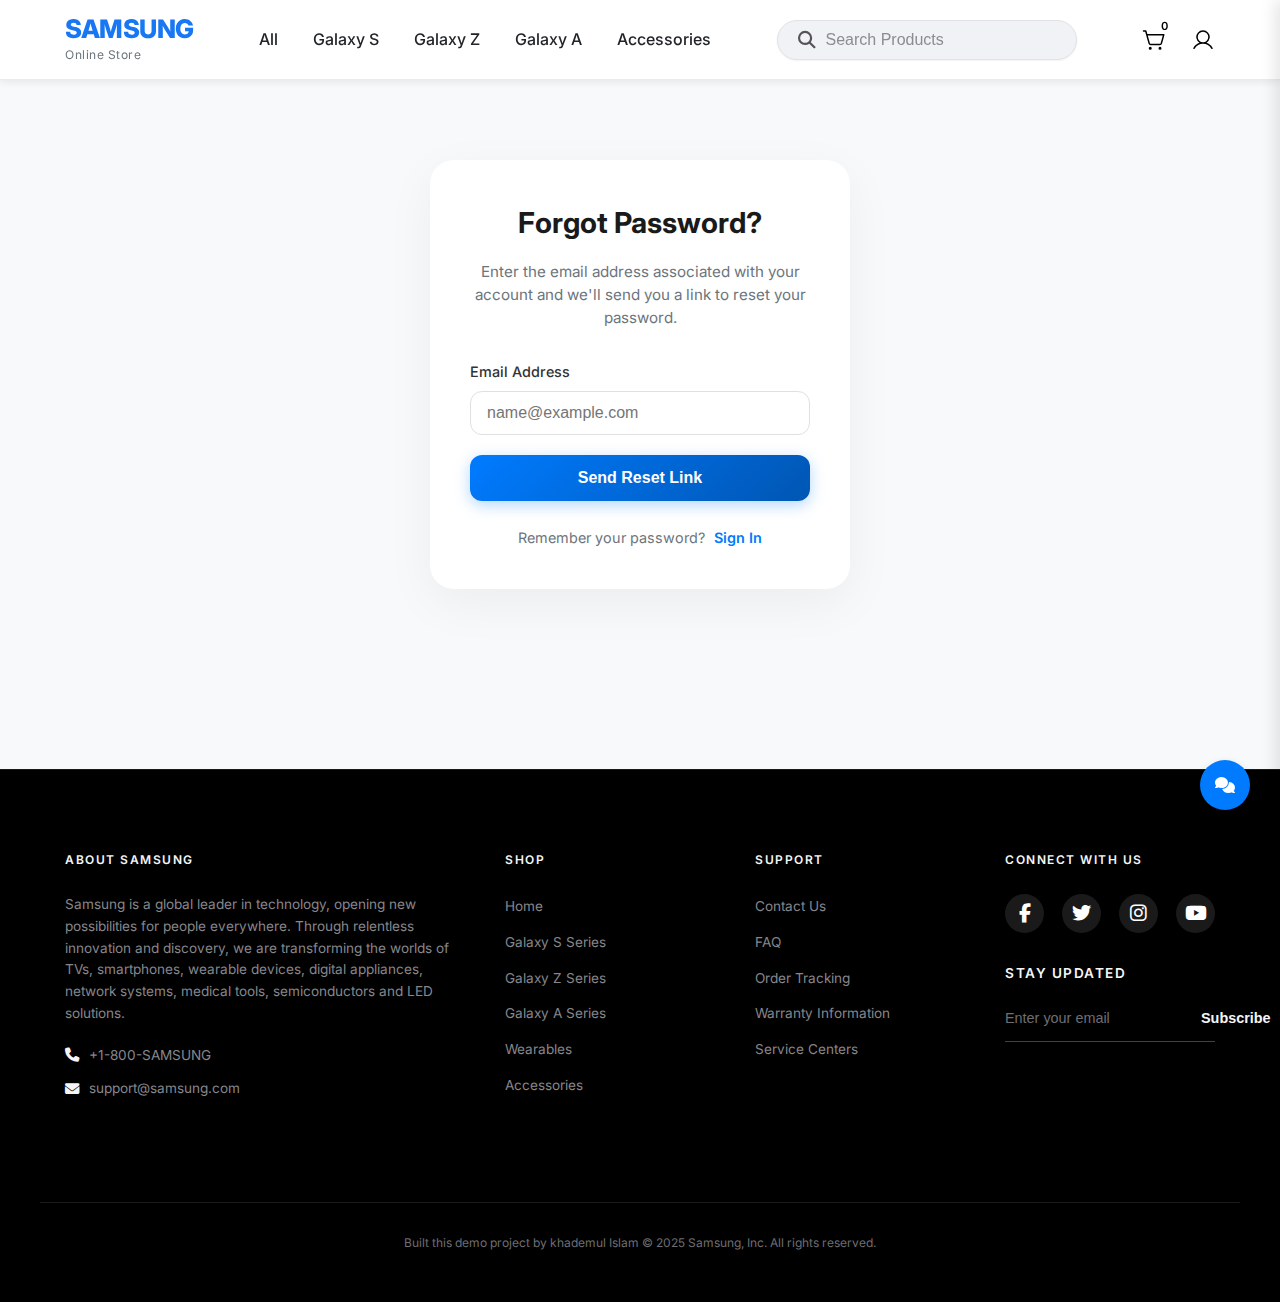
<file: forgot-password.html>
<!DOCTYPE html>
<html lang="en">
<head>
    <meta charset="UTF-8">
    <meta name="viewport" content="width=device-width, initial-scale=1.0">
    <title>Forgot Password | Samsung Galaxy Store</title>
    <link rel="stylesheet" href="style.css">
    <link rel="preconnect" href="https://fonts.googleapis.com">
    <link rel="preconnect" href="https://fonts.gstatic.com" crossorigin>
    <link href="https://fonts.googleapis.com/css2?family=Inter:wght@300;400;500;600;700;800;900&display=swap" rel="stylesheet">
    <link rel="stylesheet" href="https://cdnjs.cloudflare.com/ajax/libs/font-awesome/6.5.2/css/all.min.css">
    <style>
        /* Logo and Tagline Alignment */
        .logo-container {
            display: flex;
            flex-direction: column;
            align-items: flex-start;
            justify-content: center;
        }

        .tagline {
            font-size: 0.75rem;
            font-weight: 400;
            margin-top: 2px;
            letter-spacing: 0.5px;
        }

        /* Adjust icon sizes for a more sophisticated look */
        .user-actions .icon-link svg {
            width: 24px;
            height: 24px;
        }

        .user-svg-icon {
            width: 32px;
            height: 32px;
        }

        /* Chat Modal Button Styling */
        .chat-modal-btn {
            position: fixed;
            bottom: 90px;
            right: 30px;
            z-index: 100;
            width: 50px;
            height: 50px;
            border-radius: 50%;
            background-color: #007bff;
            color: #fff;
            display: flex;
            align-items: center;
            justify-content: center;
            cursor: pointer;
            box-shadow: 0 4px 8px rgba(0,0,0,0.2);
            transition: transform 0.3s ease;
        }
        .chat-modal-btn:hover {
            transform: scale(1.1);
        }

        /* Chat Widget Window Styling */
        .chat-widget-window {
            position: fixed;
            bottom: 150px;
            right: 30px;
            width: 320px;
            height: 400px;
            background-color: #fff;
            border-radius: 16px;
            box-shadow: 0 5px 30px rgba(0,0,0,0.15);
            z-index: 1000;
            display: none; /* Hidden by default */
            flex-direction: column;
            overflow: hidden;
            border: 1px solid #f0f0f0;
            animation: slideIn 0.3s ease;
        }

        @keyframes slideIn {
            from { opacity: 0; transform: translateY(20px); }
            to { opacity: 1; transform: translateY(0); }
        }

        .chat-header {
            background-color: #007bff;
            color: #fff;
            padding: 15px;
            display: flex;
            justify-content: space-between;
            align-items: center;
        }

        .chat-header h4 {
            margin: 0;
            font-size: 1rem;
            font-weight: 600;
        }

        .chat-close {
            cursor: pointer;
            font-size: 1.2rem;
        }

        .chat-body {
            flex: 1;
            padding: 15px;
            background-color: #f9f9f9;
            overflow-y: auto;
            display: flex;
            flex-direction: column;
        }

        .chat-message {
            background-color: #e9ecef;
            padding: 10px 15px;
            border-radius: 12px;
            border-bottom-left-radius: 2px;
            margin-bottom: 10px;
            font-size: 0.9rem;
            line-height: 1.4;
            color: #333;
            max-width: 85%;
        }

        .chat-message.user-message {
            background-color: #007bff;
            color: #fff;
            align-self: flex-end;
            border-bottom-left-radius: 12px;
            border-bottom-right-radius: 2px;
        }

        .message-time {
            display: block;
            font-size: 0.65rem;
            margin-top: 4px;
            opacity: 0.7;
            text-align: right;
        }

        .chat-footer {
            padding: 10px;
            border-top: 1px solid #eee;
            background: #fff;
            display: flex;
            gap: 10px;
        }

        .chat-footer input {
            flex: 1;
            padding: 10px;
            border: 1px solid #ddd;
            border-radius: 20px;
            outline: none;
            font-size: 0.9rem;
        }

        .chat-footer button {
            background: #007bff;
            color: #fff;
            border: none;
            width: 36px;
            height: 36px;
            border-radius: 50%;
            cursor: pointer;
            display: flex;
            align-items: center;
            justify-content: center;
        }

        /* Typing Indicator Styling */
        .typing-indicator {
            background-color: #e9ecef;
            padding: 15px;
            border-radius: 12px;
            border-bottom-left-radius: 2px;
            margin-bottom: 10px;
            width: fit-content;
            display: flex;
            align-items: center;
            gap: 4px;
        }
        .typing-indicator span {
            height: 6px;
            width: 6px;
            background-color: #666;
            border-radius: 50%;
            animation: typing 1.4s infinite ease-in-out both;
        }
        .typing-indicator span:nth-child(1) { animation-delay: -0.32s; }
        .typing-indicator span:nth-child(2) { animation-delay: -0.16s; }
        @keyframes typing {
            0%, 80%, 100% { transform: scale(0); }
            40% { transform: scale(1); }
        }

        /* Blur effect when chat is active */
        body.chat-active > header,
        body.chat-active > main,
        body.chat-active > footer {
            filter: blur(5px);
            pointer-events: none;
            transition: filter 0.3s ease;
        }

        /* User Dropdown Styling - Premium Look */
        .user-dropdown-container {
            position: relative;
        }

        .user-dropdown-menu {
            visibility: hidden;
            opacity: 0;
            position: absolute;
            top: 100%;
            right: 0;
            background: rgba(255, 255, 255, 0.9);
            backdrop-filter: blur(10px);
            width: 220px;
            border-radius: 16px;
            box-shadow: 0 15px 35px rgba(0,0,0,0.1);
            padding: 10px;
            transform: translateY(15px);
            transition: all 0.3s cubic-bezier(0.165, 0.84, 0.44, 1);
            z-index: 1001;
            margin-top: 10px;
            border: 1px solid rgba(255,255,255,0.5);
        }

        /* Bridge gap for hover stability */
        .user-dropdown-menu::before {
            content: "";
            position: absolute;
            top: -20px;
            left: 0;
            width: 100%;
            height: 20px;
        }

        /* Arrow pointing up */
        .user-dropdown-menu::after {
            content: "";
            position: absolute;
            top: -6px;
            right: 15px;
            width: 12px;
            height: 12px;
            background: #ffffff;
            transform: rotate(45deg);
            border-top: 1px solid rgba(0,0,0,0.05);
            border-left: 1px solid rgba(0,0,0,0.05);
        }

        .user-dropdown-container:hover .user-dropdown-menu {
            visibility: visible;
            opacity: 1;
            transform: translateY(0);
        }

        .user-dropdown-menu a {
            display: block;
            padding: 10px 15px;
            color: #333;
            text-decoration: none;
            font-weight: 500;
            border-radius: 8px;
            transition: background 0.2s, color 0.2s;
            font-size: 0.9rem;
            margin-bottom: 2px;
        }

        .user-dropdown-menu a:hover {
            background-color: rgba(0, 123, 255, 0.1);
            color: #007bff;
        }

        .footer-bottom {
            text-align: center;
        }

        .cart-count {
            position: relative;
            top: -0.5em;
            font-size: 0.8em;
            margin-left: 2px;
            color: #ff0000;
            font-weight: bold;
        }

        .cart-icon {
            margin-right: 20px;
        }

        @media (max-width: 768px) {
            .cart-count {
                top: -2px;
            }
        }

        /* Mobile Footer */
        .mobile-footer {
            display: none;
            background-color: #000000;
            padding: 40px 20px 20px;
            border-top: 1px solid #1a1a1a;
            color: #f5f5f7;
        }

        .mobile-footer-content {
            display: flex;
            flex-direction: column;
            max-width: 100%;
            margin: 0 auto;
        }

        .mobile-footer-section {
            border-bottom: 1px solid #222;
            margin-bottom: 0;
        }

        .mobile-footer-section details {
            width: 100%;
        }

        .mobile-footer-section summary {
            padding: 18px 0;
            cursor: pointer;
            list-style: none;
            display: flex;
            justify-content: space-between;
            align-items: center;
            font-size: 0.95rem;
            font-weight: 500;
            color: #f5f5f7;
            outline: none;
        }

        .mobile-footer-section summary::-webkit-details-marker {
            display: none;
        }

        .mobile-footer-section summary::after {
            content: '+';
            font-size: 1.2rem;
            font-weight: 300;
            transition: transform 0.3s ease;
        }

        .mobile-footer-section details[open] summary::after {
            transform: rotate(45deg);
        }

        .mobile-footer-section ul {
            list-style: none;
            padding: 0 0 20px 0;
            margin: 0;
        }

        .mobile-footer-section ul li {
            margin-bottom: 12px;
        }

        .mobile-footer-section ul li a {
            color: #86868b;
            text-decoration: none;
            font-size: 0.9rem;
            transition: color 0.3s ease;
            display: block;
        }

        .mobile-footer-section ul li a:hover {
            color: #f5f5f7;
        }

        /* Social Section */
        .mobile-footer-section.social-section {
            border-bottom: none;
            padding: 30px 0;
            text-align: center;
        }

        .social-links {
            display: flex;
            justify-content: center;
            gap: 25px;
        }

        .social-links a {
            color: #f5f5f7;
            font-size: 1.2rem;
            width: 44px;
            height: 44px;
            display: flex;
            align-items: center;
            justify-content: center;
            border-radius: 100%;
            background: rgba(255,255,255,0.05);
            transition: all 0.3s ease;
            text-decoration: none;
        }

        .social-links a:hover {
            background: #007bff;
            color: #fff;
            transform: translateY(-3px);
        }

        .mobile-footer-bottom {
            text-align: center;
            padding: 20px 0 0;
            border-top: 1px solid #222;
            background-color: transparent;
            margin-top: 0;
        }

        .mobile-footer-bottom p {
            margin: 0;
            font-size: 0.75rem;
            color: #6e6e73;
        }

        @media (max-width: 768px) {
            .main-footer {
                display: none;
            }
            .mobile-footer {
                display: block;
            }
        }

        /* Back to Top Button */
        #backToTopBtn {
            display: none; /* Hidden by default */
            position: fixed; /* Fixed/sticky position */
            bottom: 20px; /* Place the button at the bottom of the page */
            right: 30px; /* Place the button on the right */
            z-index: 1002; /* Make sure it does not overlap */
            border: none; /* Remove borders */
            outline: none; /* Remove outline */
            background-color: rgba(0, 0, 0, 0.7); /* Transparent black background */
            color: #fff; /* Text color */
            cursor: pointer; /* Add a mouse pointer on hover */
            padding: 15px; /* Some padding */
            border-radius: 50%; /* Circular button */
            font-size: 18px; /* Increase font size */
            width: 50px;
            height: 50px;
            box-shadow: 0 4px 8px rgba(0,0,0,0.2);
        }

        /* --- Auth Page Specific Styles --- */
        .auth-section {
            padding: 80px 20px;
            display: flex;
            justify-content: center;
            align-items: center;
            min-height: 60vh;
            background-color: #f8f9fa;
        }

        .auth-container {
            background: #fff;
            padding: 40px;
            border-radius: 24px;
            box-shadow: 0 15px 50px rgba(0,0,0,0.05);
            max-width: 420px;
            width: 100%;
            text-align: center;
        }

        .auth-container h2 {
            margin-top: 0;
            margin-bottom: 15px;
            font-size: 1.8rem;
            color: #1a1a1a;
        }

        .auth-container p {
            margin-bottom: 30px;
            color: #6c757d;
            font-size: 0.95rem;
            line-height: 1.5;
        }

        .form-group {
            margin-bottom: 20px;
            text-align: left;
        }

        .form-group label {
            display: block;
            margin-bottom: 8px;
            font-weight: 500;
            color: #333;
            font-size: 0.9rem;
        }

        .form-group input {
            width: 100%;
            padding: 12px 16px;
            border: 1px solid #e0e0e0;
            border-radius: 12px;
            font-size: 1rem;
            outline: none;
            transition: all 0.3s ease;
            box-sizing: border-box;
        }

        .form-group input:focus {
            border-color: #007bff;
            box-shadow: 0 0 0 4px rgba(0, 123, 255, 0.1);
        }

        .auth-btn {
            width: 100%;
            padding: 14px;
            background: linear-gradient(135deg, #007bff 0%, #0056b3 100%);
            color: #fff;
            border: none;
            border-radius: 12px;
            font-size: 1rem;
            font-weight: 600;
            cursor: pointer;
            transition: all 0.3s ease;
            box-shadow: 0 4px 15px rgba(0, 123, 255, 0.3);
        }

        .auth-btn:hover {
            transform: translateY(-2px);
            box-shadow: 0 8px 20px rgba(0, 123, 255, 0.4);
        }

        .auth-footer {
            margin-top: 25px;
            font-size: 0.9rem;
            color: #6c757d;
        }

        .auth-footer a {
            color: #007bff;
            text-decoration: none;
            font-weight: 600;
            transition: color 0.2s;
        }

        .auth-footer a:hover {
            color: #0056b3;
            text-decoration: underline;
        }
    </style>
</head>
<body>
    <header class="main-header">
        <nav>
            <div class="logo-container">
                <div class="logo"><a href="index.html" style="text-decoration: none; color: inherit;">SAMSUNG</a></div>
                <span class="tagline">Online Store</span>
            </div>
            <div class="nav-links-container">
                <ul class="nav-links">
                    <li><a href="index.html">All</a></li>
                    <li><a href="galaxy-s.html">Galaxy S</a></li>
                    <li><a href="galaxy-z.html">Galaxy Z</a></li>
                    <li><a href="galaxy-a.html">Galaxy A</a></li>
                    <li><a href="accessories.html">Accessories</a></li>
                </ul>
            </div>
            <div class="hamburger">
                <i class="fas fa-bars"></i>
            </div>
            <div class="close-icon">
                <i class="fas fa-times"></i>
            </div>
            <div class="search-bar">
                <i class="fas fa-search"></i>
                <input type="text" placeholder="Search Products">
            </div>
            <div class="user-actions">
                <a href="#" class="icon-link cart-icon" aria-label="Shopping Cart">
                    <img src="assets/images/cartphos.svg" alt="Shopping Cart" class="icon-svg">
                    <span class="cart-count">0</span></a>
                <div class="user-dropdown-container">
                    <a href="#" class="icon-link user-icon" aria-label="User Profile">
                        <img src="assets/images/userphos.svg" alt="User Profile" class="icon-svg">
                    </a>
                    <div class="user-dropdown-menu">
                        <a href="signin.html">Sign In</a>
                        <a href="signup.html">Sign Up</a>
                    </div>
            </div>
        </nav>
    </header>

    <main class="page-content">
        <section class="auth-section">
            <div class="auth-container">
                <h2>Forgot Password?</h2>
                <p>Enter the email address associated with your account and we'll send you a link to reset your password.</p>
                <form action="#" method="POST">
                    <div class="form-group">
                        <label for="email">Email Address</label>
                        <input type="email" id="email" name="email" placeholder="name@example.com" required>
                    </div>
                    <button type="submit" class="auth-btn">Send Reset Link</button>
                </form>
                <div class="auth-footer">
                    Remember your password? <a href="signin.html">Sign In</a>
                </div>
            </div>
        </section>
    </main>

    <footer class="main-footer desktop-footer">
        <div class="footer-content">
            <div class="footer-section about">
                <h3>About Samsung</h3>
                <p>Samsung is a global leader in technology, opening new possibilities for people everywhere. Through relentless innovation and discovery, we are transforming the worlds of TVs, smartphones, wearable devices, digital appliances, network systems, medical tools, semiconductors and LED solutions.</p>
                <div class="contact">
                    <span><i class="fa fa-phone"></i> +1-800-SAMSUNG</span>
                    <span><i class="fa fa-envelope"></i> support@samsung.com</span>
                </div>
            </div>
            <div class="footer-section links">
                <h3>Shop</h3>
                <ul>
                    <li><a href="index.html">Home</a></li>
                    <li><a href="galaxy-s.html">Galaxy S Series</a></li>
                    <li><a href="galaxy-z.html">Galaxy Z Series</a></li>
                    <li><a href="galaxy-a.html">Galaxy A Series</a></li>
                    <li><a href="accessories.html">Wearables</a></li>
                    <li><a href="accessories.html">Accessories</a></li>
                </ul>
            </div>
            <div class="footer-section links">
                <h3>Support</h3>
                <ul>
                    <li><a href="#">Contact Us</a></li>
                    <li><a href="#">FAQ</a></li>
                    <li><a href="#">Order Tracking</a></li>
                    <li><a href="#">Warranty Information</a></li>
                    <li><a href="#">Service Centers</a></li>
                </ul>
            </div>
            <div class="footer-section social">
                <h3>Connect With Us</h3>
                <div class="social-links">
                    <a href="#" target="_blank"><i class="fab fa-facebook-f"></i></a>
                    <a href="#" target="_blank"><i class="fab fa-twitter"></i></a>
                    <a href="#" target="_blank"><i class="fab fa-instagram"></i></a>
                    <a href="#" target="_blank"><i class="fab fa-youtube"></i></a>
                </div>
                <div class="newsletter">
                    <h4>Stay Updated</h4>
                    <form action="#" method="POST">
                        <input type="email" placeholder="Enter your email" required>
                        <button type="submit">Subscribe</button>
                    </form>
                </div>
            </div>
        </div>
        <div class="footer-bottom"> Built this demo project by khademul Islam
            &copy; 2025 Samsung, Inc. All rights reserved.
        </div>
    </footer>

    <!-- Mobile Footer -->
    <footer class="mobile-footer">
        <div class="mobile-footer-content">
            <div class="mobile-footer-section">
                <details>
                    <summary>Shop</summary>
                    <ul>
                        <li><a href="index.html">Home</a></li>
                        <li><a href="galaxy-s.html">Galaxy S</a></li>
                        <li><a href="galaxy-z.html">Galaxy Z</a></li>
                        <li><a href="galaxy-a.html">Galaxy A</a></li>
                        <li><a href="accessories.html">Accessories</a></li>
                    </ul>
                </details>
            </div>
            <div class="mobile-footer-section">
                <details>
                    <summary>Support</summary>
                    <ul>
                        <li><a href="#">Contact Us</a></li>
                        <li><a href="#">FAQ</a></li>
                        <li><a href="#">Order Tracking</a></li>
                        <li><a href="#">Warranty Information</a></li>
                    </ul>
                </details>
            </div>
            <div class="mobile-footer-section social-section">
                <div class="social-links">
                    <a href="#" target="_blank"><i class="fab fa-facebook-f"></i></a>
                    <a href="#" target="_blank"><i class="fab fa-twitter"></i></a>
                    <a href="#" target="_blank"><i class="fab fa-instagram"></i></a>
                    <a href="#" target="_blank"><i class="fab fa-youtube"></i></a>
                </div>
            </div>
        </div>
        <div class="mobile-footer-bottom">
            <p>&copy; 2025 Samsung, Inc. All rights reserved.</p>
        </div>
    </footer>

    <div class="cart-overlay" id="cartOverlay"></div>
    <aside class="cart-sidebar" id="cartSidebar">
        <div class="cart-header">
            <h3>Your Cart</h3>
            <button class="close-cart" id="closeCart">&times;</button>
        </div>
        <div class="cart-items" id="cartItems">
            <!-- Cart items will be loaded here by JavaScript -->
            <p class="empty-cart-message">Your cart is empty.</p>
        </div>
        <div class="cart-footer">
            <div class="cart-total">
                <span>Total:</span>
                <span class="total-price">$0.00</span>
            </div>
            <button class="checkout-button">Checkout</button>
        </div>
    </aside>

    <!-- Back to Top Button -->
    <button id="backToTopBtn" title="Go to top"><i class="fas fa-arrow-up"></i></button>

    <!-- Chat Modal Button -->
    <div class="chat-modal-btn">
        <i class="fas fa-comments"></i>
    </div>

    <!-- Chat Modal Window -->
    <div class="chat-widget-window" id="chatWindow">
        <div class="chat-header">
            <h4>Samsung Support</h4>
            <span class="chat-close" id="chatCloseBtn">×</span>
        </div>
        <div class="chat-body">
            <div class="chat-message">
                Hello! How can I help you with your Galaxy device today?
            </div>
        </div>
        <div class="chat-footer">
            <input type="text" placeholder="Type a message...">
            <button><i class="fas fa-paper-plane"></i></button>
        </div>
    </div>

    <script>
        const chatBtn = document.querySelector('.chat-modal-btn');
        const chatWindow = document.getElementById('chatWindow');
        const chatCloseBtn = document.getElementById('chatCloseBtn');
        const chatInput = document.querySelector('.chat-footer input');
        const chatSendBtn = document.querySelector('.chat-footer button');
        const chatBody = document.querySelector('.chat-body');

        function getCurrentTime() {
            return new Date().toLocaleTimeString([], { hour: '2-digit', minute: '2-digit' });
        }

        function toggleChat() {
            const isHidden = chatWindow.style.display === 'none' || chatWindow.style.display === '';
            chatWindow.style.display = isHidden ? 'flex' : 'none';
            if (isHidden) {
                document.body.classList.add('chat-active');
            } else {
                document.body.classList.remove('chat-active');
            }
        }

        function showTypingIndicator() {
            const typingDiv = document.createElement('div');
            typingDiv.classList.add('typing-indicator');
            typingDiv.id = 'typingIndicator';
            typingDiv.innerHTML = '<span></span><span></span><span></span>';
            chatBody.appendChild(typingDiv);
            chatBody.scrollTop = chatBody.scrollHeight;
        }

        function removeTypingIndicator() {
            const typingDiv = document.getElementById('typingIndicator');
            if (typingDiv) typingDiv.remove();
        }

        function sendMessage() {
            const message = chatInput.value.trim();
            if (message) {
                const msgDiv = document.createElement('div');
                msgDiv.classList.add('chat-message', 'user-message');
                
                msgDiv.appendChild(document.createTextNode(message));
                const timeSpan = document.createElement('span');
                timeSpan.classList.add('message-time');
                timeSpan.textContent = getCurrentTime();
                msgDiv.appendChild(timeSpan);

                chatBody.appendChild(msgDiv);
                chatInput.value = '';
                chatBody.scrollTop = chatBody.scrollHeight;

                showTypingIndicator();

                setTimeout(() => {
                    removeTypingIndicator();
                    const botMsgDiv = document.createElement('div');
                    botMsgDiv.classList.add('chat-message');
                    botMsgDiv.textContent = "Thank you for contacting Samsung Support. How else can I assist you?";
                    const botTimeSpan = document.createElement('span');
                    botTimeSpan.classList.add('message-time');
                    botTimeSpan.textContent = getCurrentTime();
                    botMsgDiv.appendChild(botTimeSpan);
                    chatBody.appendChild(botMsgDiv);
                    chatBody.scrollTop = chatBody.scrollHeight;
                }, 1500);
            }
        }

        chatBtn.addEventListener('click', toggleChat);
        chatCloseBtn.addEventListener('click', toggleChat);
        chatSendBtn.addEventListener('click', sendMessage);
        chatInput.addEventListener('keypress', (e) => {
            if (e.key === 'Enter') sendMessage();
        });

        const initialMsg = document.querySelector('.chat-message');
        if (initialMsg && !initialMsg.querySelector('.message-time')) {
            const timeSpan = document.createElement('span');
            timeSpan.classList.add('message-time');
            timeSpan.textContent = getCurrentTime();
            initialMsg.appendChild(timeSpan);
        }

        document.addEventListener('click', (e) => {
            if (chatWindow.style.display === 'flex' && !chatWindow.contains(e.target) && !chatBtn.contains(e.target)) {
                toggleChat();
            }
        });

        const backToTopBtn = document.getElementById("backToTopBtn");

        window.addEventListener('scroll', () => {
            if (document.body.scrollTop > 20 || document.documentElement.scrollTop > 20) {
                backToTopBtn.style.display = "block";
            } else {
                backToTopBtn.style.display = "none";
            }
        });

        backToTopBtn.addEventListener("click", function() {
            window.scrollTo({top: 0, behavior: 'smooth'});
        });
    </script>

    <script src="script.js"></script>
</body>
</html>
</file>
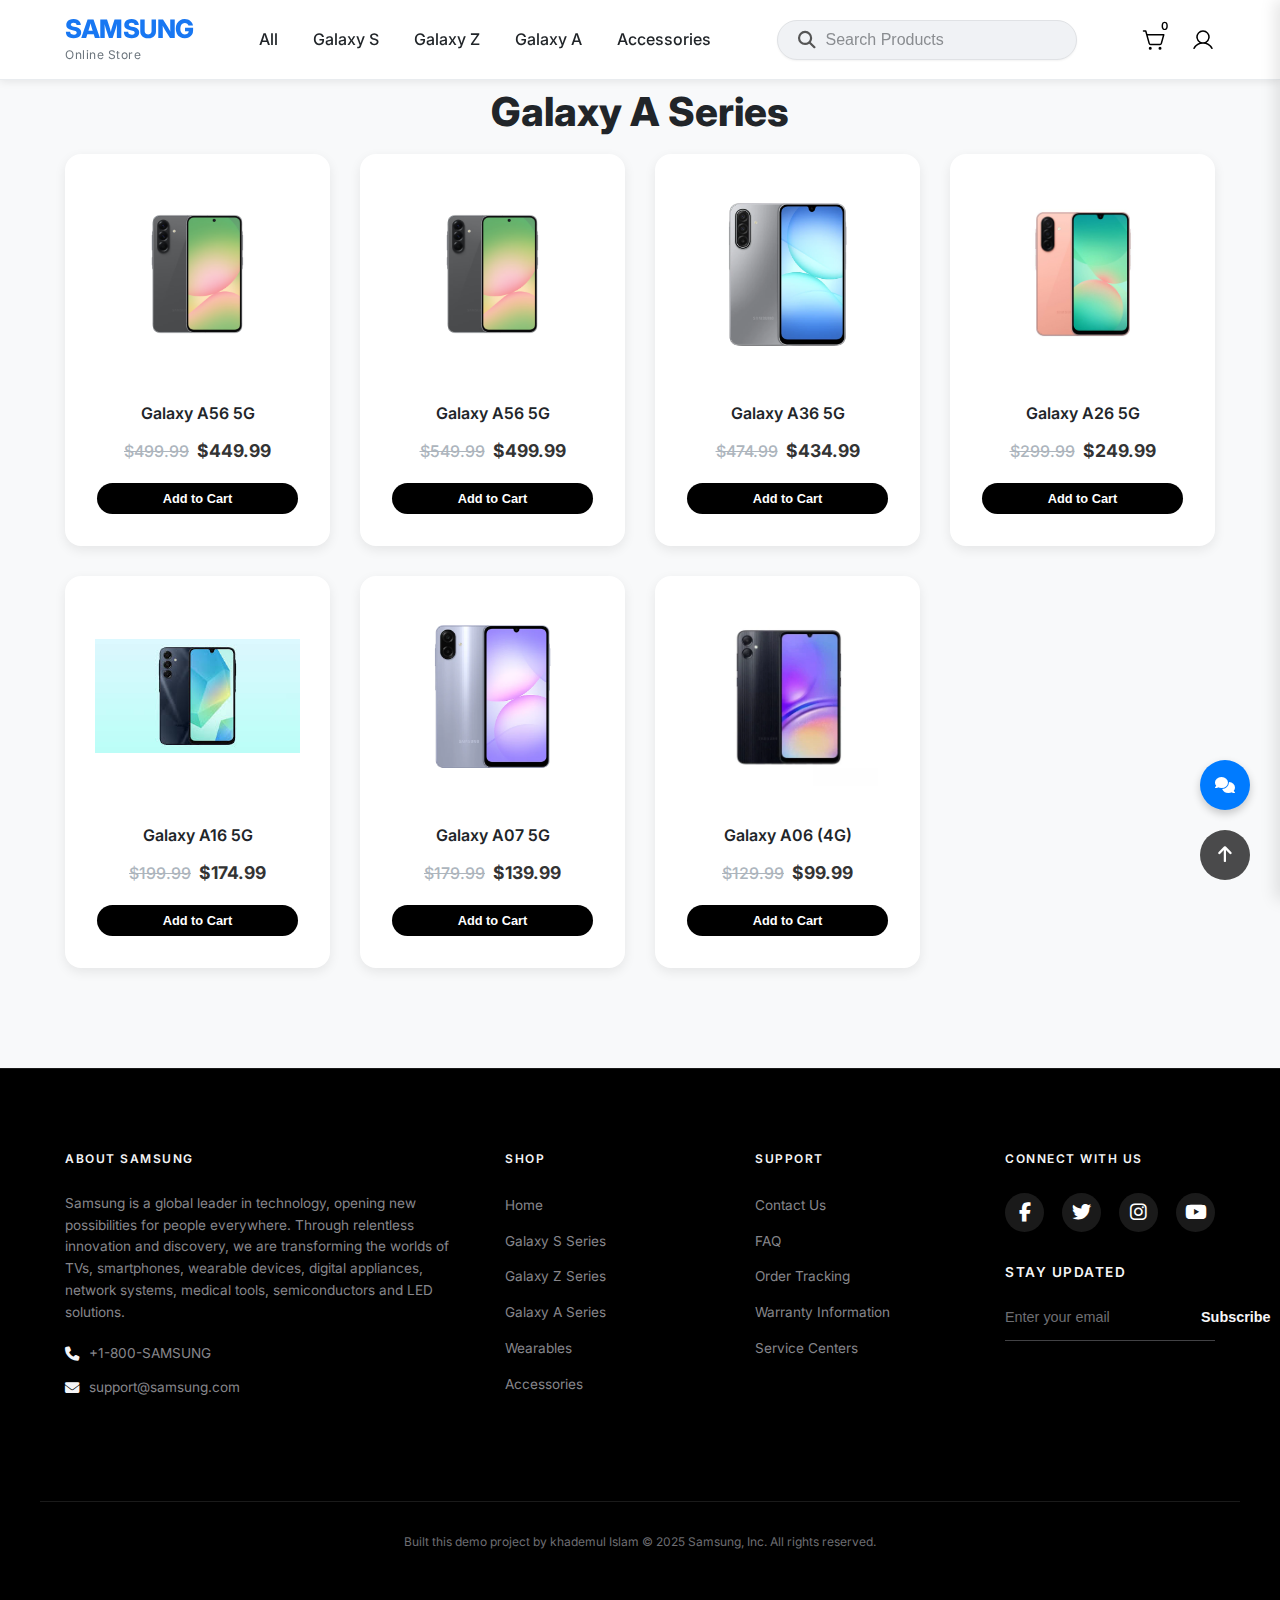
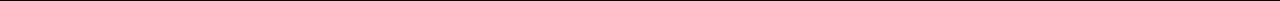
<file: galaxy-a.html>
<!DOCTYPE html>
<html lang="en">
<head>
    <meta charset="UTF-8">
    <meta name="viewport" content="width=device-width, initial-scale=1.0">
    <title>Galaxy A Series | Samsung Galaxy Store</title>
    <link rel="stylesheet" href="style.css">
    <link rel="preconnect" href="https://fonts.googleapis.com">
    <link rel="preconnect" href="https://fonts.gstatic.com" crossorigin>
    <link href="https://fonts.googleapis.com/css2?family=Inter:wght@300;400;500;600;700;800;900&display=swap" rel="stylesheet">
    <link rel="stylesheet" href="https://cdnjs.cloudflare.com/ajax/libs/font-awesome/6.5.2/css/all.min.css">
    <style>
        /* Logo and Tagline Alignment */
        .logo-container {
            display: flex;
            flex-direction: column;
            align-items: flex-start;
            justify-content: center;
        }

        .tagline {
            font-size: 0.75rem;
            font-weight: 400;
            margin-top: 2px;
            letter-spacing: 0.5px;
        }

        /* Adjust icon sizes for a more sophisticated look */
        .user-actions .icon-link .icon-svg {
            width: 24px;
            height: 24px;
        }

        .user-svg-icon {
            width: 32px;
            height: 32px;
        }

        /* Product Card Adjustments for a more compact and sophisticated look */
        .product-card {
            max-width: 280px; /* Reduced max-width for a smaller card */
        }

        .product-image-container {
            padding: 60px 40px 0 40px; /* Added top padding to prevent images from touching the title */
        }

        .product-image-container img {
            max-height: 180px; /* Reduced image height */
        }

        .product-info {
            padding: 12px; /* Reduced padding */
        }

        .product-name {
            font-size: 1rem; /* Slightly smaller product name */
        }

        .product-actions .add-to-cart-btn {
            padding: 8px 12px; /* Smaller buttons */
            font-size: 0.8rem;
        }

        /* Sophisticated Content Styling */
        .product-info {
            text-align: center; /* Center aligning content for a cleaner look */
        }

        .product-name {
            font-weight: 600; /* Semibold for a modern feel */
            margin-bottom: 4px;
        }

        .product-variant {
            font-size: 0.85rem; /* Smaller font size */
            color: #666;       /* Lighter color for secondary info */
            margin-bottom: 8px;
        }

        .product-price {
            font-size: 1.1rem;
            font-weight: 700; /* Bolder current price */
            color: #333;
            margin-bottom: 8px;
        }

        /* Style for button click effect */
        .product-actions button:active {
            transform: scale(0.95);
            transition: transform 0.1s ease;
        }

        /* Sophisticated styling for the offer section image */
        .offer-image-container {
            display: flex;
            align-items: center;
            justify-content: center;
        }
        .offer-image-container img {
            max-width: 400px; /* Reduced image size */
            width: 100%;
            height: auto;
            transition: transform 0.3s ease; /* Subtle transition for hover */
        }
        .offer-image-container img:hover {
            transform: scale(1.03); /* Slight zoom on hover */
        }

        /* Offer Section adjustments for a more compact look */
        .offer-text-content .offer-title {
            font-size: 2rem; /* Smaller title */
        }
        .offer-text-content .offer-product {
            font-size: 1.1rem; /* Smaller product name */
            margin-bottom: 1rem;
        }
        .offer-text-content .offer-details p {
            font-size: 0.9rem; /* Smaller details text */
        }
        .offer-text-content .offer-cta {
            padding: 10px 20px; /* Smaller button */
            font-size: 0.9rem;
        }
        .countdown-timer .timer-box {
            padding: 8px; /* Smaller timer boxes */
        }
        .countdown-timer .timer-value {
            font-size: 1.5rem; /* Smaller timer numbers */
        }
        .countdown-timer .timer-label {
            font-size: 0.7rem; /* Smaller timer labels */
        }

        /* Hero section image adjustments for a sophisticated look */
        .hero-section {
            position: relative; /* Needed for absolute positioning of children */
            height: 475px !important; /* Set a fixed height for the section */
            display: flex;
            align-items: center;
            justify-content: flex-start;
        }

        .hero-slider {
            position: absolute;
            top: 0;
            left: 0;
            width: 100%;
            height: 100%;
        }
        .hero-slider .slider-image {
            width: 100%;
            height: 100%;
            object-fit: cover; /* Ensure the image covers the area */
            position: absolute; /* Position images on top of each other */
            display: none; /* Hide all images by default */
        }
        .hero-slider .slider-image.active {
            display: block; /* Show only the active image */
        }

        /* Variant Selection Styling */
        .product-options {
            margin: 8px 0;
            display: flex;
            flex-direction: column;
            gap: 6px;
            align-items: center;
        }

        .color-options {
            display: flex;
            gap: 6px;
            justify-content: center;
        }

        .color-dot {
            width: 14px;
            height: 14px;
            border-radius: 50%;
            cursor: pointer;
            border: 1px solid #ccc;
            transition: transform 0.2s;
        }

        .color-dot:hover {
            transform: scale(1.2);
        }

        .color-dot.selected {
            outline: 2px solid #333;
            outline-offset: 1px;
        }

        .storage-options {
            display: flex;
            gap: 4px;
            justify-content: center;
            flex-wrap: wrap;
        }

        .storage-badge {
            font-size: 0.7rem;
            padding: 2px 6px;
            border: 1px solid #ddd;
            border-radius: 4px;
            cursor: pointer;
            color: #555;
            transition: all 0.2s;
        }

        .storage-badge:hover {
            border-color: #999;
        }

        .storage-badge.selected {
            background-color: #333;
            color: white;
            border-color: #333;
        }

        /* Back to Top Button */
        #backToTopBtn {
            display: none; /* Hidden by default */
            position: fixed; /* Fixed/sticky position */
            bottom: 20px; /* Place the button at the bottom of the page */
            right: 30px; /* Place the button on the right */
            z-index: 1002; /* Make sure it does not overlap */
            border: none; /* Remove borders */
            outline: none; /* Remove outline */
            background-color: rgba(0, 0, 0, 0.7); /* Transparent black background */
            color: #fff; /* Text color */
            cursor: pointer; /* Add a mouse pointer on hover */
            border-radius: 50%; /* Circular button */
            font-size: 18px; /* Increase font size */
            width: 50px;
            height: 50px;
            aspect-ratio: 1; /* Ensure perfect square for circle */
            display: flex;
            align-items: center;
            justify-content: center;
            box-sizing: border-box;
        }

        /* Chat Modal Button Styling */
        .chat-modal-btn {
            position: fixed;
            bottom: 90px;
            right: 30px;
            z-index: 100;
            width: 50px;
            height: 50px;
            border-radius: 50%;
            background-color: #007bff;
            color: #fff;
            display: flex;
            align-items: center;
            justify-content: center;
            cursor: pointer;
            box-shadow: 0 4px 8px rgba(0,0,0,0.2);
            transition: transform 0.3s ease;
        }
        .chat-modal-btn:hover {
            transform: scale(1.1);
        }

        /* Chat Widget Window Styling */
        .chat-widget-window {
            position: fixed;
            bottom: 150px;
            right: 30px;
            width: 320px;
            height: 400px;
            background-color: #fff;
            border-radius: 16px;
            box-shadow: 0 5px 30px rgba(0,0,0,0.15);
            z-index: 1000;
            display: none; /* Hidden by default */
            flex-direction: column;
            overflow: hidden;
            border: 1px solid #f0f0f0;
            animation: slideIn 0.3s ease;
        }

        @keyframes slideIn {
            from { opacity: 0; transform: translateY(20px); }
            to { opacity: 1; transform: translateY(0); }
        }

        .chat-header {
            background-color: #007bff;
            color: #fff;
            padding: 15px;
            display: flex;
            justify-content: space-between;
            align-items: center;
        }

        .chat-header h4 {
            margin: 0;
            font-size: 1rem;
            font-weight: 600;
        }

        .chat-close {
            cursor: pointer;
            font-size: 1.2rem;
        }

        .chat-body {
            flex: 1;
            padding: 15px;
            background-color: #f9f9f9;
            overflow-y: auto;
            display: flex;
            flex-direction: column;
        }

        .chat-message {
            background-color: #e9ecef;
            padding: 10px 15px;
            border-radius: 12px;
            border-bottom-left-radius: 2px;
            margin-bottom: 10px;
            font-size: 0.9rem;
            line-height: 1.4;
            color: #333;
            max-width: 85%;
        }

        .chat-message.user-message {
            background-color: #007bff;
            color: #fff;
            align-self: flex-end;
            border-bottom-left-radius: 12px;
            border-bottom-right-radius: 2px;
        }

        .message-time {
            display: block;
            font-size: 0.65rem;
            margin-top: 4px;
            opacity: 0.7;
            text-align: right;
        }

        .chat-footer {
            padding: 10px;
            border-top: 1px solid #eee;
            background: #fff;
            display: flex;
            gap: 10px;
        }

        .chat-footer input {
            flex: 1;
            padding: 10px;
            border: 1px solid #ddd;
            border-radius: 20px;
            outline: none;
            font-size: 0.9rem;
        }

        .chat-footer button {
            background: #007bff;
            color: #fff;
            border: none;
            width: 36px;
            height: 36px;
            border-radius: 50%;
            cursor: pointer;
            display: flex;
            align-items: center;
            justify-content: center;
        }

        /* Typing Indicator Styling */
        .typing-indicator {
            background-color: #e9ecef;
            padding: 15px;
            border-radius: 12px;
            border-bottom-left-radius: 2px;
            margin-bottom: 10px;
            width: fit-content;
            display: flex;
            align-items: center;
            gap: 4px;
        }
        .typing-indicator span {
            height: 6px;
            width: 6px;
            background-color: #666;
            border-radius: 50%;
            animation: typing 1.4s infinite ease-in-out both;
        }
        .typing-indicator span:nth-child(1) { animation-delay: -0.32s; }
        .typing-indicator span:nth-child(2) { animation-delay: -0.16s; }
        @keyframes typing {
            0%, 80%, 100% { transform: scale(0); }
            40% { transform: scale(1); }
        }

        /* Blur effect when chat is active */
        body.chat-active > header,
        body.chat-active > main,
        body.chat-active > footer {
            filter: blur(5px);
            pointer-events: none;
            transition: filter 0.3s ease;
        }

        /* User Dropdown Styling - Premium Look */
        .user-dropdown-container {
            position: relative;
        }

        .user-dropdown-menu {
            visibility: hidden;
            opacity: 0;
            position: absolute;
            top: 100%;
            right: 0;
            background: rgba(255, 255, 255, 0.9);
            backdrop-filter: blur(10px);
            width: 220px;
            border-radius: 16px;
            box-shadow: 0 15px 35px rgba(0,0,0,0.1);
            padding: 10px;
            transform: translateY(15px);
            transition: all 0.3s cubic-bezier(0.165, 0.84, 0.44, 1);
            z-index: 1001;
            margin-top: 10px;
            border: 1px solid rgba(255,255,255,0.5);
        }

        /* Bridge gap for hover stability */
        .user-dropdown-menu::before {
            content: "";
            position: absolute;
            top: -20px;
            left: 0;
            width: 100%;
            height: 20px;
        }

        /* Arrow pointing up */
        .user-dropdown-menu::after {
            content: "";
            position: absolute;
            top: -6px;
            right: 15px;
            width: 12px;
            height: 12px;
            background: #ffffff;
            transform: rotate(45deg);
            border-top: 1px solid rgba(0,0,0,0.05);
            border-left: 1px solid rgba(0,0,0,0.05);
        }

        .user-dropdown-container:hover .user-dropdown-menu {
            visibility: visible;
            opacity: 1;
            transform: translateY(0);
        }

        .user-dropdown-menu a {
            display: block;
            padding: 10px 15px;
            color: #333;
            text-decoration: none;
            font-weight: 500;
            border-radius: 8px;
            transition: background 0.2s, color 0.2s;
            font-size: 0.9rem;
            margin-bottom: 2px;
        }

        .user-dropdown-menu a:hover {
            background-color: rgba(0, 123, 255, 0.1);
            color: #007bff;
        }

        /* Value Proposition Section - Mi.com style */
        .value-prop {
            padding: 60px 0;
            background-color: #fff;
            border-top: 1px solid #e0e0e0;
            border-bottom: 1px solid #e0e0e0;
            margin-top: 0;
            text-align: center;
            width: 100%;
        }

        .value-prop-title {
            text-align: center;
            margin-top: 0;
            margin-bottom: 40px;
            font-size: 36px;
            font-weight: 700;
            color: #333;
        }

        .value-prop-items {
            display: flex;
            justify-content: center;
            width: 100%;
        }

        .prop-item {
            display: flex;
            flex-direction: column;
            align-items: center;
            text-align: center;
            padding: 30px 40px;
            position: relative;
            color: #333;
            flex: 1;
            width: 100%;
            box-sizing: border-box;
        }

        /* Vertical divider */
        .prop-item:not(:last-child)::after {
            content: "";
            position: absolute;
            right: 0;
            top: 50%;
            transform: translateY(-50%);
            height: 40px;
            width: 1px;
            background-color: #e0e0e0;
        }

        .prop-icon {
            font-size: 40px;
            margin-bottom: 20px;
            color: #999;
            transition: color 0.3s ease;
            display: inline-block;
            cursor: pointer;
        }

        .prop-item:hover .prop-icon {
            color: #000;
            transform: none;
        }

        .prop-item h4 {
            font-size: 20px;
            font-weight: 600;
            margin-bottom: 10px;
        }

        .prop-item p {
            font-size: 16px;
            color: #757575;
            max-width: 280px;
            line-height: 1.6;
        }

        @media (max-width: 768px) {
            .value-prop {
                padding: 20px 0;
            }
            .value-prop-items {
                flex-direction: column;
            }
            .prop-item {
                padding: 20px;
                border-bottom: 1px solid #f0f0f0;
            }
            .prop-item:not(:last-child)::after {
                display: none;
            }
            .prop-item:last-child {
                border-bottom: none;
            }
        }

        /* Discover More Section - 5 Columns 4 Rows Layout */
        .discover-more-section .product-grid {
            display: grid;
            grid-template-columns: repeat(5, 1fr);
            grid-template-rows: repeat(4, 1fr);
            gap: 20px;
        }

        .discover-more-section .product-card {
            max-width: 224px; /* Adjusted for 5 columns in 1200px container */
        }

        .discover-more-section .product-image-container img {
            max-height: 160px; /* Adjusted image height */
        }

        @media (max-width: 1200px) {
            .discover-more-section .product-grid {
                grid-template-columns: repeat(4, 1fr);
                grid-template-rows: repeat(4, 1fr);
            }
        }

        @media (max-width: 768px) {
            .discover-more-section .product-grid {
                grid-template-columns: repeat(3, 1fr);
                grid-template-rows: repeat(4, 1fr);
            }
        }

        @media (max-width: 480px) {
            .discover-more-section .product-grid {
                grid-template-columns: repeat(2, 1fr);
                grid-template-rows: repeat(4, 1fr);
            }
        }

        .footer-bottom {
            text-align: center;
        }

        .cart-count {
            position: relative;
            top: -0.5em;
            font-size: 0.8em;
            margin-left: 2px !important;
            color: #ff0000;
            font-weight: bold;
        }

        .cart-icon {
            margin-right: 20px;
        }

        @media (max-width: 768px) {
            .cart-count {
                top: -0.5em;
                margin-left: 2px !important;
            }
        }

        /* Mobile Footer */
        .mobile-footer {
            display: none;
            background-color: #000000;
            padding: 40px 20px 20px;
            border-top: 1px solid #1a1a1a;
            color: #f5f5f7;
        }

        .mobile-footer-content {
            display: flex;
            flex-direction: column;
            max-width: 100%;
            margin: 0 auto;
        }

        .mobile-footer-section {
            border-bottom: 1px solid #222;
            margin-bottom: 0;
        }

        .mobile-footer-section details {
            width: 100%;
        }

        .mobile-footer-section summary {
            padding: 18px 0;
            cursor: pointer;
            list-style: none;
            display: flex;
            justify-content: space-between;
            align-items: center;
            font-size: 0.95rem;
            font-weight: 500;
            color: #f5f5f7;
            outline: none;
        }

        .mobile-footer-section summary::-webkit-details-marker {
            display: none;
        }

        .mobile-footer-section summary::after {
            content: '+';
            font-size: 1.2rem;
            font-weight: 300;
            transition: transform 0.3s ease;
        }

        .mobile-footer-section details[open] summary::after {
            transform: rotate(45deg);
        }

        .mobile-footer-section ul {
            list-style: none;
            padding: 0 0 20px 0;
            margin: 0;
        }

        .mobile-footer-section ul li {
            margin-bottom: 12px;
        }

        .mobile-footer-section ul li a {
            color: #86868b;
            text-decoration: none;
            font-size: 0.9rem;
            transition: color 0.3s ease;
            display: block;
        }

        .mobile-footer-section ul li a:hover {
            color: #f5f5f7;
        }

        /* Social Section */
        .mobile-footer-section.social-section {
            border-bottom: none;
            padding: 30px 0;
            text-align: center;
        }

        .social-links {
            display: flex;
            justify-content: center;
            gap: 25px;
        }

        .social-links a {
            color: #f5f5f7;
            font-size: 1.2rem;
            width: 60px;
            height: 60px;
            display: flex;
            align-items: center;
            justify-content: center;
            border-radius: 50%;
            background: rgba(255,255,255,0.05);
            transition: all 0.3s ease;
            text-decoration: none;
            box-sizing: border-box;
            line-height: 1;
        }

        /* Desktop Footer Social Links */
        .footer-section.social .social-links a {
            color: #333;
            font-size: 1.2rem;
            width: 60px;
            height: 60px;
            display: flex;
            align-items: center;
            justify-content: center;
            border-radius: 50%;
            background: rgba(0,0,0,0.05);
            transition: all 0.3s ease;
            text-decoration: none;
            box-sizing: border-box;
            line-height: 1;
        }

        .footer-section.social .social-links a:hover {
            background: #007bff;
            color: #fff;
            transform: translateY(-3px);
        }

        .social-links a:hover {
            background: #007bff;
            color: #fff;
            transform: translateY(-3px);
        }

        .mobile-footer-bottom {
            text-align: center;
            padding: 20px 0 0;
            border-top: 1px solid #222;
            background-color: transparent;
            margin-top: 0;
        }

        .mobile-footer-bottom p {
            margin: 0;
            font-size: 0.75rem;
            color: #6e6e73;
        }

        @media (max-width: 768px) {
            .main-footer {
                display: none;
            }
            .mobile-footer {
                display: block;
            }
        }

        /* Add space below titles */
        .product-listings h2,
        .product-listings h3 {
            margin-bottom: 10px;
        }

        .product-grid {
            margin-bottom: 40px;
        }
    </style>
</head>
<body>
    <header class="main-header">
        <nav>
            <div class="logo-container">
                <div class="logo"><a href="index.html" style="text-decoration: none; color: inherit;">SAMSUNG</a></div>
                <span class="tagline">Online Store</span>
            </div>
            <div class="nav-links-container">
                <ul class="nav-links">
                    <li><a href="index.html">All</a></li>
                    <li><a href="galaxy-s.html">Galaxy S</a></li>
                    <li><a href="galaxy-z.html">Galaxy Z</a></li>
                    <li><a href="galaxy-a.html">Galaxy A</a></li>
                    <li><a href="accessories.html">Accessories</a></li>
                </ul>
            </div>
            <div class="hamburger"><i class="fas fa-bars"></i></div>
            <div class="close-icon"><i class="fas fa-times"></i></div>
            <div class="search-bar">
                <i class="fas fa-search"></i>
                <input type="text" placeholder="Search Products">
            </div>
            <div class="user-actions">
                <a href="#" class="icon-link cart-icon" aria-label="Shopping Cart">
                    <img src="assets/images/cartphos.svg" alt="Shopping Cart" class="icon-svg">
                    <span class="cart-count">0</span></a>
                <div class="user-dropdown-container">
                    <a href="#" class="icon-link user-icon" aria-label="User Profile">
                        <img src="assets/images/userphos.svg" alt="User Profile" class="icon-svg">
                    </a>
                    <div class="user-dropdown-menu">
                        <a href="signin.html">Sign In</a>
                        <a href="signup.html">Sign Up</a>
                    </div>
                </div>
            </div>
        </nav>
    </header>

    <main class="page-content">
        <section class="product-listings">
            <h2>Galaxy A Series</h2>
            <!-- <h3>Galaxy A Series (Latest 2025 Models)</h3> -->
            <div class="product-grid">
                <div class="product-card" data-name="Galaxy A56 5G 8GB / 128GB" data-price="449.99">
                    <div class="product-image-container"><img src="assets/images/aseries/Galaxy A56 5G.avif" alt="Galaxy A56 5G"></div>
                    <div class="product-info">
                        <h3 class="product-name">Galaxy A56 5G</h3>
                        <p class="product-price"><span class="old-price">$499.99</span> $449.99</p>
                        <div class="product-actions">
                            <button class="add-to-cart-btn">Add to Cart</button>
                        </div>
                    </div>
                </div>
                <div class="product-card" data-name="Galaxy A56 5G 8GB / 256GB" data-price="499.99">
                    <div class="product-image-container"><img src="assets/images/aseries/Galaxy A56 5G.avif" alt="Galaxy A56 5G"></div>
                    <div class="product-info">
                        <h3 class="product-name">Galaxy A56 5G</h3>
                        <p class="product-price"><span class="old-price">$549.99</span> $499.99</p>
                        <div class="product-actions">
                            <button class="add-to-cart-btn">Add to Cart</button>
                        </div>
                    </div>
                </div>        
                <div class="product-card" data-name="Galaxy A36 5G 8GB / 256GB" data-price="434.99">
                    <div class="product-image-container"><img src="assets/images/aseries/Galaxy A36 5G.webp" alt="Galaxy A36 5G"></div>
                    <div class="product-info">
                        <h3 class="product-name">Galaxy A36 5G</h3>
                        <p class="product-price"><span class="old-price">$474.99</span> $434.99</p>
                        <div class="product-actions">
                            <button class="add-to-cart-btn">Add to Cart</button>
                        </div>
                    </div>
                </div>
                <div class="product-card" data-name="Galaxy A26 5G 6GB / 128GB" data-price="249.99">
                    <div class="product-image-container"><img src="assets/images/aseries/Galaxy A26 5G.jpg" alt="Galaxy A26 5G"></div>
                    <div class="product-info">
                        <h3 class="product-name">Galaxy A26 5G</h3>
                        <p class="product-price"><span class="old-price">$299.99</span> $249.99</p>
                        <div class="product-actions">
                            <button class="add-to-cart-btn">Add to Cart</button>
                        </div>
                    </div>
                </div>
                <div class="product-card" data-name="Galaxy A16 5G 4GB / 128GB" data-price="174.99">
                    <div class="product-image-container"><img src="assets/images/aseries/Galaxy A16 5G.jfif" alt="Galaxy A16 5G"></div>
                    <div class="product-info">
                        <h3 class="product-name">Galaxy A16 5G</h3>
                        <p class="product-price"><span class="old-price">$199.99</span> $174.99</p>
                        <div class="product-actions">
                            <button class="add-to-cart-btn">Add to Cart</button>
                        </div>
                    </div>
                </div>
                <div class="product-card" data-name="Galaxy A07 5G 4GB / 64GB" data-price="139.99">
                    <div class="product-image-container"><img src="assets/images/aseries/Galaxy A07 5G.webp" alt="Galaxy A07 5G"></div>
                    <div class="product-info">
                        <h3 class="product-name">Galaxy A07 5G</h3>
                        <p class="product-price"><span class="old-price">$179.99</span> $139.99</p>
                        <div class="product-actions">
                            <button class="add-to-cart-btn">Add to Cart</button>
                        </div>
                    </div>
                </div>
                <div class="product-card" data-name="Galaxy A06 (4G) 4GB / 64GB" data-price="99.99">
                    <div class="product-image-container"><img src="assets/images/aseries/Galaxy A06 (4G).webp" alt="Galaxy A06 (4G)"></div>
                    <div class="product-info">
                        <h3 class="product-name">Galaxy A06 (4G)</h3>
                        <p class="product-price"><span class="old-price">$129.99</span> $99.99</p>
                        <div class="product-actions">
                            <button class="add-to-cart-btn">Add to Cart</button>
                        </div>
                    </div>
                </div>
            </div>
        </section>
    </main>

    <footer class="main-footer desktop-footer">
        <div class="footer-content">
            <div class="footer-section about">
                <h3>About Samsung</h3>
                <p>Samsung is a global leader in technology, opening new possibilities for people everywhere. Through relentless innovation and discovery, we are transforming the worlds of TVs, smartphones, wearable devices, digital appliances, network systems, medical tools, semiconductors and LED solutions.</p>
                <div class="contact">
                    <span><i class="fa fa-phone"></i> +1-800-SAMSUNG</span>
                    <span><i class="fa fa-envelope"></i> support@samsung.com</span>
                </div>
            </div>
            <div class="footer-section links">
                <h3>Shop</h3>
                <ul>
                    <li><a href="index.html">Home</a></li>
                    <li><a href="galaxy-s.html">Galaxy S Series</a></li>
                    <li><a href="galaxy-z.html">Galaxy Z Series</a></li>
                    <li><a href="galaxy-a.html">Galaxy A Series</a></li>
                    <li><a href="accessories.html">Wearables</a></li>
                    <li><a href="accessories.html">Accessories</a></li>
                </ul>
            </div>
            <div class="footer-section links">
                <h3>Support</h3>
                <ul>
                    <li><a href="#">Contact Us</a></li>
                    <li><a href="#">FAQ</a></li>
                    <li><a href="#">Order Tracking</a></li>
                    <li><a href="#">Warranty Information</a></li>
                    <li><a href="#">Service Centers</a></li>
                </ul>
            </div>
            <div class="footer-section social">
                <h3>Connect With Us</h3>
                <div class="social-links">
                    <a href="#" target="_blank"><i class="fab fa-facebook-f"></i></a>
                    <a href="#" target="_blank"><i class="fab fa-twitter"></i></a>
                    <a href="#" target="_blank"><i class="fab fa-instagram"></i></a>
                    <a href="#" target="_blank"><i class="fab fa-youtube"></i></a>
                </div>
                <div class="newsletter">
                    <h4>Stay Updated</h4>
                    <form action="#" method="POST">
                        <input type="email" placeholder="Enter your email" required>
                        <button type="submit">Subscribe</button>
                    </form>
                </div>
            </div>
        </div>
        <div class="footer-bottom"> Built this demo project by khademul Islam
            &copy; 2025 Samsung, Inc. All rights reserved.
        </div>
        <!-- <div class="footer-credits">
            <p>
                <a href="https://iconscout.com/icons/shopping-bag" target="_blank">Shopping Bag Icon</a> by <a href="https://iconscout.com/contributors/unicons" target="_blank">Unicons Font</a>,
                <a href="https://iconscout.com/icons/user" target="_blank">User Icon</a> by <a href="https://iconscout.com/contributors/lucia-gonzalez" target="_blank">Lucía González</a> on <a href="https://iconscout.com" target="_blank">IconScout</a>.
            </p>
        </div> -->
    </footer>

    <!-- Mobile Footer -->
    <footer class="mobile-footer">
        <div class="mobile-footer-content">
            <div class="mobile-footer-section">
                <details>
                    <summary>Shop</summary>
                    <ul>
                        <li><a href="index.html">Home</a></li>
                        <li><a href="galaxy-s.html">Galaxy S</a></li>
                        <li><a href="galaxy-z.html">Galaxy Z</a></li>
                        <li><a href="galaxy-a.html">Galaxy A</a></li>
                        <li><a href="accessories.html">Accessories</a></li>
                    </ul>
                </details>
            </div>
            <div class="mobile-footer-section">
                <details>
                    <summary>Support</summary>
                    <ul>
                        <li><a href="#">Contact Us</a></li>
                        <li><a href="#">FAQ</a></li>
                        <li><a href="#">Order Tracking</a></li>
                        <li><a href="#">Warranty Information</a></li>
                    </ul>
                </details>
            </div>
            <div class="mobile-footer-section social-section">
                <div class="social-links">
                    <a href="#" target="_blank"><i class="fab fa-facebook-f"></i></a>
                    <a href="#" target="_blank"><i class="fab fa-twitter"></i></a>
                    <a href="#" target="_blank"><i class="fab fa-instagram"></i></a>
                    <a href="#" target="_blank"><i class="fab fa-youtube"></i></a>
                </div>
            </div>
        </div>
        <div class="mobile-footer-bottom">
            &copy; 2025 Samsung, Inc. All rights reserved.
        </div>
    </footer>

    <div class="cart-overlay" id="cartOverlay"></div>
    <aside class="cart-sidebar" id="cartSidebar">
        <div class="cart-header">
            <h3>Your Cart</h3>
            <button class="close-cart" id="closeCart">&times;</button>
        </div>
        <div class="cart-items" id="cartItems">
            <!-- Cart items will be loaded here by JavaScript -->
            <p class="empty-cart-message">Your cart is empty.</p>
        </div>
        <div class="cart-footer">
            <div class="cart-total">
                <span>Total:</span>
                <span class="total-price">$0.00</span>
            </div>
            <button class="checkout-button">Checkout</button>
        </div>
    </aside>

    <!-- Back to Top Button -->
    <button id="backToTopBtn" title="Go to top"><i class="fas fa-arrow-up"></i></button>

    <!-- Chat Modal Button -->
    <div class="chat-modal-btn">
        <i class="fas fa-comments"></i>
    </div>

    <!-- Chat Modal Window -->
    <div class="chat-widget-window" id="chatWindow">
        <div class="chat-header">
            <h4>Samsung Support</h4>
            <span class="chat-close" id="chatCloseBtn">&times;</span>
        </div>
        <div class="chat-body">
            <div class="chat-message">
                Hello! How can I help you with your Galaxy device today?
            </div>
        </div>
        <div class="chat-footer">
            <input type="text" placeholder="Type a message...">
            <button><i class="fas fa-paper-plane"></i></button>
        </div>
    </div>

    <script>
        const chatBtn = document.querySelector('.chat-modal-btn');
        const chatWindow = document.getElementById('chatWindow');
        const chatCloseBtn = document.getElementById('chatCloseBtn');
        const chatInput = document.querySelector('.chat-footer input');
        const chatSendBtn = document.querySelector('.chat-footer button');
        const chatBody = document.querySelector('.chat-body');

        function getCurrentTime() {
            return new Date().toLocaleTimeString([], { hour: '2-digit', minute: '2-digit' });
        }

        // Sound Effect (Simple 'Pop' using Web Audio API)
        function playOpenSound() {
            const ctx = new (window.AudioContext || window.webkitAudioContext)();
            const osc = ctx.createOscillator();
            const gain = ctx.createGain();
            osc.connect(gain);
            gain.connect(ctx.destination);
            osc.type = 'sine';
            osc.frequency.setValueAtTime(600, ctx.currentTime);
            osc.frequency.exponentialRampToValueAtTime(300, ctx.currentTime + 0.1);
            gain.gain.setValueAtTime(0.1, ctx.currentTime);
            gain.gain.exponentialRampToValueAtTime(0.01, ctx.currentTime + 0.1);
            osc.start();
            osc.stop(ctx.currentTime + 0.1);
        }

        function toggleChat() {
            const isHidden = chatWindow.style.display === 'none' || chatWindow.style.display === '';
            chatWindow.style.display = isHidden ? 'flex' : 'none';
            if (isHidden) {
                document.body.classList.add('chat-active');
                playOpenSound();
            } else {
                document.body.classList.remove('chat-active');
            }
        }

        function showTypingIndicator() {
            const typingDiv = document.createElement('div');
            typingDiv.classList.add('typing-indicator');
            typingDiv.id = 'typingIndicator';
            typingDiv.innerHTML = '<span></span><span></span><span></span>';
            chatBody.appendChild(typingDiv);
            chatBody.scrollTop = chatBody.scrollHeight;
        }

        function removeTypingIndicator() {
            const typingDiv = document.getElementById('typingIndicator');
            if (typingDiv) typingDiv.remove();
        }

        function sendMessage() {
            const message = chatInput.value.trim();
            if (message) {
                const msgDiv = document.createElement('div');
                msgDiv.classList.add('chat-message', 'user-message');
                
                msgDiv.appendChild(document.createTextNode(message));
                const timeSpan = document.createElement('span');
                timeSpan.classList.add('message-time');
                timeSpan.textContent = getCurrentTime();
                msgDiv.appendChild(timeSpan);

                chatBody.appendChild(msgDiv);
                chatInput.value = '';
                chatBody.scrollTop = chatBody.scrollHeight;

                // Show typing indicator
                showTypingIndicator();

                // Auto Bot Reply after 1.5 seconds
                setTimeout(() => {
                    removeTypingIndicator();
                    const botMsgDiv = document.createElement('div');
                    botMsgDiv.classList.add('chat-message');
                    botMsgDiv.textContent = "Thank you for contacting Samsung Support. How else can I assist you?";
                    const botTimeSpan = document.createElement('span');
                    botTimeSpan.classList.add('message-time');
                    botTimeSpan.textContent = getCurrentTime();
                    botMsgDiv.appendChild(botTimeSpan);
                    chatBody.appendChild(botMsgDiv);
                    chatBody.scrollTop = chatBody.scrollHeight;
                }, 1500);
            }
        }

        chatBtn.addEventListener('click', toggleChat);
        chatCloseBtn.addEventListener('click', toggleChat);
        chatSendBtn.addEventListener('click', sendMessage);
        chatInput.addEventListener('keypress', (e) => {
            if (e.key === 'Enter') sendMessage();
        });

        // Add timestamp to the initial static message
        const initialMsg = document.querySelector('.chat-message');
        if (initialMsg && !initialMsg.querySelector('.message-time')) {
            const timeSpan = document.createElement('span');
            timeSpan.classList.add('message-time');
            timeSpan.textContent = getCurrentTime();
            initialMsg.appendChild(timeSpan);
        }

        // Close chat when clicking outside
        document.addEventListener('click', (e) => {
            if (chatWindow.style.display === 'flex' && !chatWindow.contains(e.target) && !chatBtn.contains(e.target)) {
                toggleChat();
            }
        });

        // Back to Top Button Logic
        const backToTopBtn = document.getElementById("backToTopBtn");

        window.addEventListener('scroll', () => {
            if (document.body.scrollTop > 20 || document.documentElement.scrollTop > 20) {
                backToTopBtn.style.display = "block";
            } else {
                backToTopBtn.style.display = "none";
            }
        });

        backToTopBtn.addEventListener("click", function() {
            window.scrollTo({top: 0, behavior: 'smooth'});
        });
    </script>

    <script src="script.js"></script>
</body>
</html>
</file>
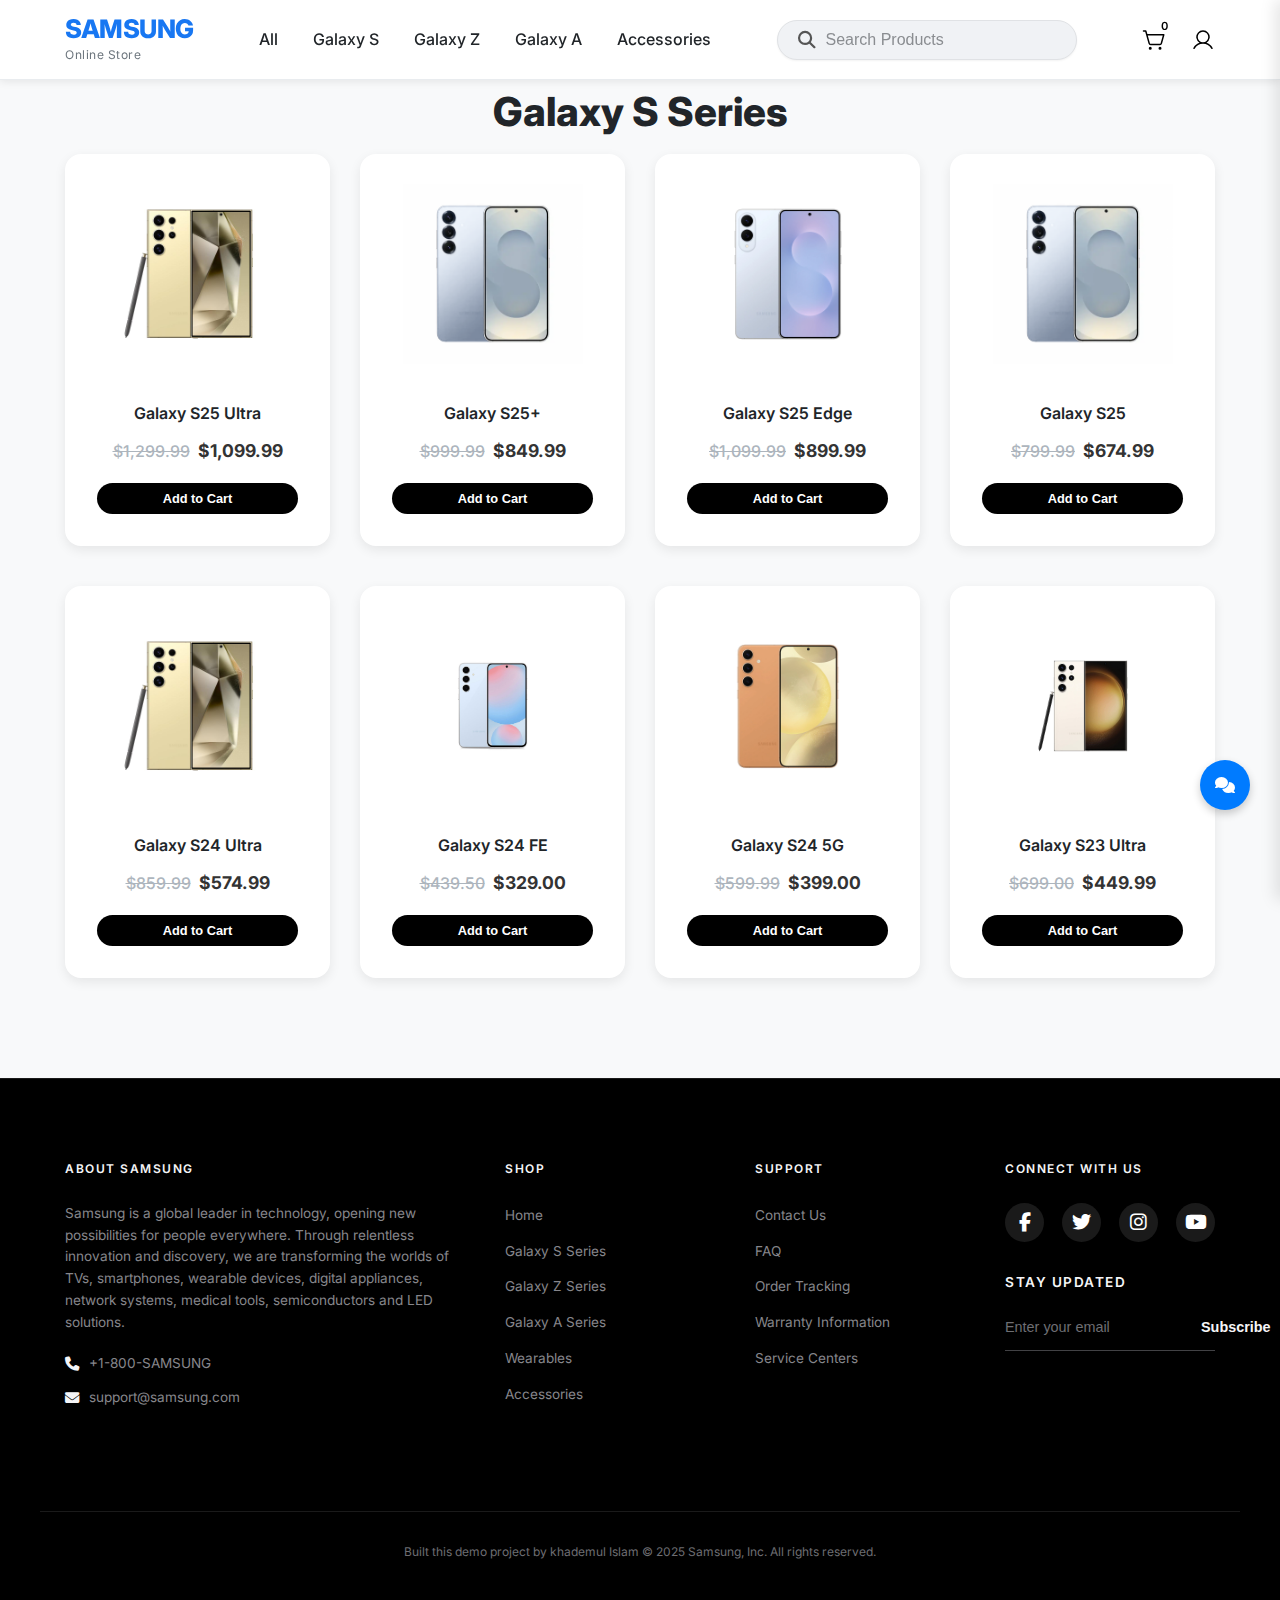
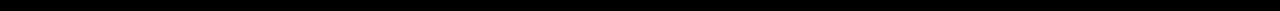
<file: galaxy-s.html>
<!DOCTYPE html>
<html lang="en">
<head>
    <meta charset="UTF-8">
    <meta name="viewport" content="width=device-width, initial-scale=1.0">
    <title>Galaxy S Series | Samsung Galaxy Store</title>
    <link rel="stylesheet" href="style.css">
    <link rel="preconnect" href="https://fonts.googleapis.com">
    <link rel="preconnect" href="https://fonts.gstatic.com" crossorigin>
    <link href="https://fonts.googleapis.com/css2?family=Inter:wght@300;400;500;600;700;800;900&display=swap" rel="stylesheet">
    <link rel="stylesheet" href="https://cdnjs.cloudflare.com/ajax/libs/font-awesome/6.5.2/css/all.min.css">
    <style>
        /* Logo and Tagline Alignment */
        .logo-container {
            display: flex;
            flex-direction: column;
            align-items: flex-start;
            justify-content: center;
        }

        .tagline {
            font-size: 0.75rem;
            font-weight: 400;
            margin-top: 2px;
            letter-spacing: 0.5px;
        }

        /* Adjust icon sizes for a more sophisticated look */
        .user-actions .icon-link svg {
            width: 24px;
            height: 24px;
        }

        .user-svg-icon {
            width: 32px;
            height: 32px;
        }

        /* Product Card Adjustments for a more compact and sophisticated look */
        .product-card {
            max-width: 280px; /* Reduced max-width for a smaller card */
        }

        .product-image-container {
            padding: 60px 40px 0 40px; /* Added top padding to prevent images from touching the title */
        }

        .product-image-container img {
            /* Removed max-height to show full images */
            width: 100%;
            height: auto;
            object-fit: contain;
        }

        .product-info {
            padding: 12px; /* Reduced padding */
        }

        .product-name {
            font-size: 1rem; /* Slightly smaller product name */
        }

        .product-actions .add-to-cart-btn {
            padding: 8px 12px; /* Smaller buttons */
            font-size: 0.8rem;
        }

        /* Sophisticated Content Styling */
        .product-info {
            text-align: center; /* Center aligning content for a cleaner look */
        }

        .product-name {
            font-weight: 600; /* Semibold for a modern feel */
            margin-bottom: 4px;
        }

        .product-variant {
            font-size: 0.85rem; /* Smaller font size */
            color: #666;       /* Lighter color for secondary info */
            margin-bottom: 8px;
        }

        .product-price {
            font-size: 1.1rem;
            font-weight: 700; /* Bolder current price */
            color: #333;
            margin-bottom: 8px;
        }

        /* Style for button click effect */
        .product-actions button:active {
            transform: scale(0.95);
            transition: transform 0.1s ease;
        }

        /* Sophisticated styling for the offer section image */
        .offer-image-container {
            display: flex;
            align-items: center;
            justify-content: center;
        }
        .offer-image-container img {
            max-width: 400px; /* Reduced image size */
            width: 100%;
            height: auto;
            transition: transform 0.3s ease; /* Subtle transition for hover */
        }
        .offer-image-container img:hover {
            transform: scale(1.03); /* Slight zoom on hover */
        }

        /* Offer Section adjustments for a more compact look */
        .offer-text-content .offer-title {
            font-size: 2rem; /* Smaller title */
        }
        .offer-text-content .offer-product {
            font-size: 1.1rem; /* Smaller product name */
            margin-bottom: 1rem;
        }
        .offer-text-content .offer-details p {
            font-size: 0.9rem; /* Smaller details text */
        }
        .offer-text-content .offer-cta {
            padding: 10px 20px; /* Smaller button */
            font-size: 0.9rem;
        }
        .countdown-timer .timer-box {
            padding: 8px; /* Smaller timer boxes */
        }
        .countdown-timer .timer-value {
            font-size: 1.5rem; /* Smaller timer numbers */
        }
        .countdown-timer .timer-label {
            font-size: 0.7rem; /* Smaller timer labels */
        }

        /* Hero section image adjustments for a sophisticated look */
        .hero-section {
            position: relative; /* Needed for absolute positioning of children */
            height: 475px !important; /* Set a fixed height for the section */
            display: flex;
            align-items: center;
            justify-content: flex-start;
        }

        .hero-slider {
            position: absolute;
            top: 0;
            left: 0;
            width: 100%;
            height: 100%;
        }
        .hero-slider .slider-image {
            width: 100%;
            height: 100%;
            object-fit: cover; /* Ensure the image covers the area */
            position: absolute; /* Position images on top of each other */
            display: none; /* Hide all images by default */
        }
        .hero-slider .slider-image.active {
            display: block; /* Show only the active image */
        }

        /* Variant Selection Styling */
        .product-options {
            margin: 8px 0;
            display: flex;
            flex-direction: column;
            gap: 6px;
            align-items: center;
        }

        .color-options {
            display: flex;
            gap: 6px;
            justify-content: center;
        }

        .color-dot {
            width: 14px;
            height: 14px;
            border-radius: 50%;
            cursor: pointer;
            border: 1px solid #ccc;
            transition: transform 0.2s;
        }

        .color-dot:hover {
            transform: scale(1.2);
        }

        .color-dot.selected {
            outline: 2px solid #333;
            outline-offset: 1px;
        }

        .storage-options {
            display: flex;
            gap: 4px;
            justify-content: center;
            flex-wrap: wrap;
        }

        .storage-badge {
            font-size: 0.7rem;
            padding: 2px 6px;
            border: 1px solid #ddd;
            border-radius: 4px;
            cursor: pointer;
            color: #555;
            transition: all 0.2s;
        }

        .storage-badge:hover {
            border-color: #999;
        }

        .storage-badge.selected {
            background-color: #333;
            color: white;
            border-color: #333;
        }

        /* Back to Top Button */
        #backToTopBtn {
            display: none; /* Hidden by default */
            position: fixed; /* Fixed/sticky position */
            bottom: 20px; /* Place the button at the bottom of the page */
            right: 30px; /* Place the button on the right */
            z-index: 1002; /* Make sure it does not overlap */
            border: none; /* Remove borders */
            outline: none; /* Remove outline */
            background-color: rgba(0, 0, 0, 0.7); /* Transparent black background */
            color: #fff; /* Text color */
            cursor: pointer; /* Add a mouse pointer on hover */
            padding: 15px; /* Some padding */
            border-radius: 50%; /* Circular button */
            font-size: 18px; /* Increase font size */
            width: 50px;
            height: 50px;
            box-shadow: 0 4px 8px rgba(0,0,0,0.2);
        }

        /* Chat Modal Button Styling */
        .chat-modal-btn {
            position: fixed;
            bottom: 90px;
            right: 30px;
            z-index: 100;
            width: 50px;
            height: 50px;
            border-radius: 50%;
            background-color: #007bff;
            color: #fff;
            display: flex;
            align-items: center;
            justify-content: center;
            cursor: pointer;
            box-shadow: 0 4px 8px rgba(0,0,0,0.2);
            transition: transform 0.3s ease;
        }
        .chat-modal-btn:hover {
            transform: scale(1.1);
        }

        /* Chat Widget Window Styling */
        .chat-widget-window {
            position: fixed;
            bottom: 150px;
            right: 30px;
            width: 320px;
            height: 400px;
            background-color: #fff;
            border-radius: 16px;
            box-shadow: 0 5px 30px rgba(0,0,0,0.15);
            z-index: 1000;
            display: none; /* Hidden by default */
            flex-direction: column;
            overflow: hidden;
            border: 1px solid #f0f0f0;
            animation: slideIn 0.3s ease;
        }

        @keyframes slideIn {
            from { opacity: 0; transform: translateY(20px); }
            to { opacity: 1; transform: translateY(0); }
        }

        .chat-header {
            background-color: #007bff;
            color: #fff;
            padding: 15px;
            display: flex;
            justify-content: space-between;
            align-items: center;
        }

        .chat-header h4 {
            margin: 0;
            font-size: 1rem;
            font-weight: 600;
        }

        .chat-close {
            cursor: pointer;
            font-size: 1.2rem;
        }

        .chat-body {
            flex: 1;
            padding: 15px;
            background-color: #f9f9f9;
            overflow-y: auto;
            display: flex;
            flex-direction: column;
        }

        .chat-message {
            background-color: #e9ecef;
            padding: 10px 15px;
            border-radius: 12px;
            border-bottom-left-radius: 2px;
            margin-bottom: 10px;
            font-size: 0.9rem;
            line-height: 1.4;
            color: #333;
            max-width: 85%;
        }

        .chat-message.user-message {
            background-color: #007bff;
            color: #fff;
            align-self: flex-end;
            border-bottom-left-radius: 12px;
            border-bottom-right-radius: 2px;
        }

        .message-time {
            display: block;
            font-size: 0.65rem;
            margin-top: 4px;
            opacity: 0.7;
            text-align: right;
        }

        .chat-footer {
            padding: 10px;
            border-top: 1px solid #eee;
            background: #fff;
            display: flex;
            gap: 10px;
        }

        .chat-footer input {
            flex: 1;
            padding: 10px;
            border: 1px solid #ddd;
            border-radius: 20px;
            outline: none;
            font-size: 0.9rem;
        }

        .chat-footer button {
            background: #007bff;
            color: #fff;
            border: none;
            width: 36px;
            height: 36px;
            border-radius: 50%;
            cursor: pointer;
            display: flex;
            align-items: center;
            justify-content: center;
        }

        /* Typing Indicator Styling */
        .typing-indicator {
            background-color: #e9ecef;
            padding: 15px;
            border-radius: 12px;
            border-bottom-left-radius: 2px;
            margin-bottom: 10px;
            width: fit-content;
            display: flex;
            align-items: center;
            gap: 4px;
        }
        .typing-indicator span {
            height: 6px;
            width: 6px;
            background-color: #666;
            border-radius: 50%;
            animation: typing 1.4s infinite ease-in-out both;
        }
        .typing-indicator span:nth-child(1) { animation-delay: -0.32s; }
        .typing-indicator span:nth-child(2) { animation-delay: -0.16s; }
        @keyframes typing {
            0%, 80%, 100% { transform: scale(0); }
            40% { transform: scale(1); }
        }

        /* Blur effect when chat is active */
        body.chat-active > header,
        body.chat-active > main,
        body.chat-active > footer {
            filter: blur(5px);
            pointer-events: none;
            transition: filter 0.3s ease;
        }

        /* User Dropdown Styling - Premium Look */
        .user-dropdown-container {
            position: relative;
        }

        .user-dropdown-menu {
            visibility: hidden;
            opacity: 0;
            position: absolute;
            top: 100%;
            right: 0;
            background: rgba(255, 255, 255, 0.9);
            backdrop-filter: blur(10px);
            width: 220px;
            border-radius: 16px;
            box-shadow: 0 15px 35px rgba(0,0,0,0.1);
            padding: 10px;
            transform: translateY(15px);
            transition: all 0.3s cubic-bezier(0.165, 0.84, 0.44, 1);
            z-index: 1001;
            margin-top: 10px;
            border: 1px solid rgba(255,255,255,0.5);
        }

        /* Bridge gap for hover stability */
        .user-dropdown-menu::before {
            content: "";
            position: absolute;
            top: -20px;
            left: 0;
            width: 100%;
            height: 20px;
        }

        /* Arrow pointing up */
        .user-dropdown-menu::after {
            content: "";
            position: absolute;
            top: -6px;
            right: 15px;
            width: 12px;
            height: 12px;
            background: #ffffff;
            transform: rotate(45deg);
            border-top: 1px solid rgba(0,0,0,0.05);
            border-left: 1px solid rgba(0,0,0,0.05);
        }

        .user-dropdown-container:hover .user-dropdown-menu {
            visibility: visible;
            opacity: 1;
            transform: translateY(0);
        }

        .user-dropdown-menu a {
            display: block;
            padding: 10px 15px;
            color: #333;
            text-decoration: none;
            font-weight: 500;
            border-radius: 8px;
            transition: background 0.2s, color 0.2s;
            font-size: 0.9rem;
            margin-bottom: 2px;
        }

        .user-dropdown-menu a:hover {
            background-color: rgba(0, 123, 255, 0.1);
            color: #007bff;
        }

        /* Value Proposition Section - Mi.com style */
        .value-prop {
            padding: 60px 0;
            background-color: #fff;
            border-top: 1px solid #e0e0e0;
            border-bottom: 1px solid #e0e0e0;
            margin-top: 0;
            text-align: center;
            width: 100%;
        }

        .value-prop-title {
            text-align: center;
            margin-top: 0;
            margin-bottom: 40px;
            font-size: 36px;
            font-weight: 700;
            color: #333;
        }

        .value-prop-items {
            display: flex;
            justify-content: center;
            width: 100%;
        }

        .prop-item {
            display: flex;
            flex-direction: column;
            align-items: center;
            text-align: center;
            padding: 30px 40px;
            position: relative;
            color: #333;
            flex: 1;
            width: 100%;
            box-sizing: border-box;
        }

        /* Vertical divider */
        .prop-item:not(:last-child)::after {
            content: "";
            position: absolute;
            right: 0;
            top: 50%;
            transform: translateY(-50%);
            height: 40px;
            width: 1px;
            background-color: #e0e0e0;
        }

        .prop-icon {
            font-size: 40px;
            margin-bottom: 20px;
            color: #999;
            transition: color 0.3s ease;
            display: inline-block;
            cursor: pointer;
        }

        .prop-item:hover .prop-icon {
            color: #000;
            transform: none;
        }

        .prop-item h4 {
            font-size: 20px;
            font-weight: 600;
            margin-bottom: 10px;
        }

        .prop-item p {
            font-size: 16px;
            color: #757575;
            max-width: 280px;
            line-height: 1.6;
        }

        @media (max-width: 768px) {
            .value-prop {
                padding: 20px 0;
            }
            .value-prop-items {
                flex-direction: column;
            }
            .prop-item {
                padding: 20px;
                border-bottom: 1px solid #f0f0f0;
            }
            .prop-item:not(:last-child)::after {
                display: none;
            }
            .prop-item:last-child {
                border-bottom: none;
            }
        }

        /* Discover More Section - 5 Columns 4 Rows Layout */
        .discover-more-section .product-grid {
            display: grid;
            grid-template-columns: repeat(5, 1fr);
            grid-template-rows: repeat(4, 1fr);
            gap: 20px;
        }

        .discover-more-section .product-card {
            max-width: 224px; /* Adjusted for 5 columns in 1200px container */
        }

        .discover-more-section .product-image-container img {
            max-height: 160px; /* Adjusted image height */
        }

        @media (max-width: 1200px) {
            .discover-more-section .product-grid {
                grid-template-columns: repeat(4, 1fr);
                grid-template-rows: repeat(4, 1fr);
            }
        }

        @media (max-width: 768px) {
            .discover-more-section .product-grid {
                grid-template-columns: repeat(3, 1fr);
                grid-template-rows: repeat(4, 1fr);
            }
        }

        @media (max-width: 480px) {
            .discover-more-section .product-grid {
                grid-template-columns: repeat(2, 1fr);
                grid-template-rows: repeat(4, 1fr);
            }
        }

        .footer-bottom {
            text-align: center;
        }

        .cart-count {
            position: relative;
            top: -0.5em;
            font-size: 0.8em;
            margin-left: 2px;
            color: #ff0000;
            font-weight: bold;
        }

        .cart-icon {
            margin-right: 20px;
        }

        @media (max-width: 768px) {
            .cart-count {
                top: -2px;
            }
        }

        /* Mobile Footer */
        .mobile-footer {
            display: none;
            background-color: #000000;
            padding: 40px 20px 20px;
            border-top: 1px solid #1a1a1a;
            color: #f5f5f7;
        }

        .mobile-footer-content {
            display: flex;
            flex-direction: column;
            max-width: 100%;
            margin: 0 auto;
        }

        .mobile-footer-section {
            border-bottom: 1px solid #222;
            margin-bottom: 0;
        }

        .mobile-footer-section details {
            width: 100%;
        }

        .mobile-footer-section summary {
            padding: 18px 0;
            cursor: pointer;
            list-style: none;
            display: flex;
            justify-content: space-between;
            align-items: center;
            font-size: 0.95rem;
            font-weight: 500;
            color: #f5f5f7;
            outline: none;
        }

        .mobile-footer-section summary::-webkit-details-marker {
            display: none;
        }

        .mobile-footer-section summary::after {
            content: '+';
            font-size: 1.2rem;
            font-weight: 300;
            transition: transform 0.3s ease;
        }

        .mobile-footer-section details[open] summary::after {
            transform: rotate(45deg);
        }

        .mobile-footer-section ul {
            list-style: none;
            padding: 0 0 20px 0;
            margin: 0;
        }

        .mobile-footer-section ul li {
            margin-bottom: 12px;
        }

        .mobile-footer-section ul li a {
            color: #86868b;
            text-decoration: none;
            font-size: 0.9rem;
            transition: color 0.3s ease;
            display: block;
        }

        .mobile-footer-section ul li a:hover {
            color: #f5f5f7;
        }

        /* Social Section */
        .mobile-footer-section.social-section {
            border-bottom: none;
            padding: 30px 0;
            text-align: center;
        }

        .social-links {
            display: flex;
            justify-content: center;
            gap: 25px;
        }

        .social-links a {
            color: #f5f5f7;
            font-size: 1.2rem;
            width: 44px;
            height: 44px;
            display: flex;
            align-items: center;
            justify-content: center;
            border-radius: 50%;
            border: 1px solid rgba(245, 245, 247, 0.3);
            background: rgba(255,255,255,0.05);
            transition: all 0.3s ease;
            text-decoration: none;
        }

        .social-links a:hover {
            background: #007bff;
            color: #fff;
            transform: translateY(-3px);
        }

        .mobile-footer-bottom {
            text-align: center;
            padding: 20px 0 0;
            border-top: 1px solid #222;
            background-color: transparent;
            margin-top: 0;
        }

        .mobile-footer-bottom p {
            margin: 0;
            font-size: 0.75rem;
            color: #6e6e73;
        }

        @media (max-width: 768px) {
            .main-footer {
                display: none;
            }
            .mobile-footer {
                display: block;
            }
        }

        /* Add space below titles */
        .product-listings h2,
        .product-listings h3 {
            margin-bottom: 10px;
        }

        .product-grid {
            margin-bottom: 40px;
        }
    </style>
</head>
<body>
    <header class="main-header">
        <nav>
            <div class="logo-container">
                <div class="logo"><a href="index.html" style="text-decoration: none; color: inherit;">SAMSUNG</a></div>
                <span class="tagline">Online Store</span>
            </div>
            <div class="nav-links-container">
                <ul class="nav-links">
                    <li><a href="index.html">All</a></li>
                    <li><a href="galaxy-s.html">Galaxy S</a></li>
                    <li><a href="galaxy-z.html">Galaxy Z</a></li>
                    <li><a href="galaxy-a.html">Galaxy A</a></li>
                    <li><a href="accessories.html">Accessories</a></li>
                </ul>
            </div>
            <div class="hamburger"><i class="fas fa-bars"></i></div>
            <div class="close-icon"><i class="fas fa-times"></i></div>
            <div class="search-bar">
                <i class="fas fa-search"></i>
                <input type="text" placeholder="Search Products">
            </div>
            <div class="user-actions">
                <a href="#" class="icon-link cart-icon" aria-label="Shopping Cart">
                    <img src="assets/images/cartphos.svg" alt="Shopping Cart" class="icon-svg">
                    <span class="cart-count">0</span></a>
                <div class="user-dropdown-container">
                    <a href="#" class="icon-link user-icon" aria-label="User Profile">
                        <img src="assets/images/userphos.svg" alt="User Profile" class="icon-svg">
                    </a>
                    <div class="user-dropdown-menu">
                        <a href="signin.html">Sign In</a>
                        <a href="signup.html">Sign Up</a>
                    </div>
                </div>
            </div>
        </nav>
    </header>

    <main class="page-content">
        <section class="product-listings">
            <h2>Galaxy S Series</h2>
            <!-- <h3>Galaxy S25 Series (Latest 2025 Flagships)</h3> -->
            <div class="product-grid">
                <div class="product-card" data-name="Galaxy S25 Ultra 12/256GB" data-price="1099.99">
                    <div class="product-image-container"><img src="assets/images/sseris/Galaxy-S24-Ultra-Titanium-Yellow (1).jpg" alt="Galaxy S25 Ultra"></div>
                    <div class="product-info">
                        <h3 class="product-name">Galaxy S25 Ultra</h3>
                        <p class="product-price"><span class="old-price">$1,299.99</span> $1,099.99</p>
                        <div class="product-actions">
                            <button class="add-to-cart-btn">Add to Cart</button>
                        </div>
                    </div>
                </div>
                <div class="product-card" data-name="Galaxy S25+ 12/256GB" data-price="849.99">
                    <div class="product-image-container"><img src="assets/images/sseris/S25+ Silver Shadow-800x800.png" alt="Galaxy S25+"/></div>
                    <div class="product-info">
                        <h3 class="product-name">Galaxy S25+</h3>
                        <p class="product-price"><span class="old-price">$999.99</span> $849.99</p>
                        <div class="product-actions">
                            <button class="add-to-cart-btn">Add to Cart</button>
                        </div>
                    </div>
                </div>
                <div class="product-card" data-name="Galaxy S25 Edge 12/256GB" data-price="899.99">
                    <div class="product-image-container"><img src="assets/images/sseris/Samsung-Galaxy-S25-Edge-Titanium-Icyblue.jpg" alt="Galaxy S25 Edge"></div>
                    <div class="product-info">
                        <h3 class="product-name">Galaxy S25 Edge</h3>
                        <p class="product-price"><span class="old-price">$1,099.99</span> $899.99</p>
                        <div class="product-actions">
                            <button class="add-to-cart-btn">Add to Cart</button>
                        </div>
                    </div>
                </div>
                <div class="product-card" data-name="Galaxy S25 12/128GB" data-price="674.99">
                    <div class="product-image-container"><img src="assets/images/sseris/S25Silver Shadow-800x800.png" alt="Galaxy S25"></div>
                    <div class="product-info">
                        <h3 class="product-name">Galaxy S25</h3>
                        <p class="product-price"><span class="old-price">$799.99</span> $674.99</p>
                        <div class="product-actions">
                            <button class="add-to-cart-btn">Add to Cart</button>
                        </div>
                    </div>
                </div>
            </div>
            <!-- <h3>Galaxy S24 Series (Current Best Value)</h3> -->
            <div class="product-grid">
                <div class="product-card" data-name="Galaxy S24 Ultra 12/256GB" data-price="574.99">
                    <div class="product-image-container"><img src="assets/images/sseris/Galaxy-S24-Ultra-Titanium-Yellow (1).jpg" alt="Galaxy S24 Ultra"></div>
                    <div class="product-info">
                        <h3 class="product-name">Galaxy S24 Ultra</h3>
                        <p class="product-price"><span class="old-price">$859.99</span> $574.99</p>
                        <div class="product-actions">
                            <button class="add-to-cart-btn">Add to Cart</button>
                        </div>
                    </div>
                </div>
                <div class="product-card" data-name="Galaxy S24 FE 8/128GB" data-price="329.00">
                    <div class="product-image-container"><img src="assets/images/sseris/Samsung-Galaxy-S24-FE_Yoast-image-packshot-review.jpg" alt="Galaxy S24 FE"></div>
                    <div class="product-info">
                        <h3 class="product-name">Galaxy S24 FE</h3>
                        <p class="product-price"><span class="old-price">$439.50</span> $329.00</p>
                        <div class="product-actions">
                            <button class="add-to-cart-btn">Add to Cart</button>
                        </div>
                    </div>
                </div>
                <div class="product-card" data-name="Galaxy S24 5G 8/128GB" data-price="399.00">
                    <div class="product-image-container"><img src="assets/images/sseris/s245g.jpg"></div>
                    <div class="product-info">
                        <h3 class="product-name">Galaxy S24 5G</h3>
                        <p class="product-price"><span class="old-price">$599.99</span> $399.00</p>
                        <div class="product-actions">
                            <button class="add-to-cart-btn">Add to Cart</button>
                        </div>
                    </div>
                </div>
                <div class="product-card" data-name="Galaxy S23 Ultra 12/512GB" data-price="449.99">
                    <div class="product-image-container"><img src="assets/images/sseris/Samsung-Galaxy-S23-Ultra-Cream-Smartphone.jpg" alt="Galaxy S23 Ultra"></div>
                    <div class="product-info">
                        <h3 class="product-name">Galaxy S23 Ultra</h3>
                        <p class="product-price"><span class="old-price">$699.00</span> $449.99</p>
                        <div class="product-actions">
                            <button class="add-to-cart-btn">Add to Cart</button>
                        </div>
                    </div>
                </div>
            </div>
        </section>
    </main>

    <footer class="main-footer">
        <div class="footer-content">
            <div class="footer-section about">
                <h3>About Samsung</h3>
                <p>Samsung is a global leader in technology, opening new possibilities for people everywhere. Through relentless innovation and discovery, we are transforming the worlds of TVs, smartphones, wearable devices, digital appliances, network systems, medical tools, semiconductors and LED solutions.</p>
                <div class="contact">
                    <span><i class="fa fa-phone"></i> +1-800-SAMSUNG</span>
                    <span><i class="fa fa-envelope"></i> support@samsung.com</span>
                </div>
            </div>
            <div class="footer-section links">
                <h3>Shop</h3>
                <ul>
                    <li><a href="index.html">Home</a></li>
                    <li><a href="galaxy-s.html">Galaxy S Series</a></li>
                    <li><a href="galaxy-z.html">Galaxy Z Series</a></li>
                    <li><a href="galaxy-a.html">Galaxy A Series</a></li>
                    <li><a href="accessories.html">Wearables</a></li>
                    <li><a href="accessories.html">Accessories</a></li>
                </ul>
            </div>
            <div class="footer-section links">
                <h3>Support</h3>
                <ul>
                    <li><a href="#">Contact Us</a></li>
                    <li><a href="#">FAQ</a></li>
                    <li><a href="#">Order Tracking</a></li>
                    <li><a href="#">Warranty Information</a></li>
                    <li><a href="#">Service Centers</a></li>
                </ul>
            </div>
            <div class="footer-section social">
                <h3>Connect With Us</h3>
                <div class="social-links">
                    <a href="#" target="_blank"><i class="fab fa-facebook-f"></i></a>
                    <a href="#" target="_blank"><i class="fab fa-twitter"></i></a>
                    <a href="#" target="_blank"><i class="fab fa-instagram"></i></a>
                    <a href="#" target="_blank"><i class="fab fa-youtube"></i></a>
                </div>
                <div class="newsletter">
                    <h4>Stay Updated</h4>
                    <form action="#" method="POST">
                        <input type="email" placeholder="Enter your email" required>
                        <button type="submit">Subscribe</button>
                    </form>
                </div>
            </div>
        </div>
        <div class="footer-bottom"> Built this demo project by khademul Islam
            &copy; 2025 Samsung, Inc. All rights reserved.
        </div>
        <!-- <div class="footer-credits">
            <p>
                <a href="https://iconscout.com/icons/shopping-bag" target="_blank">Shopping Bag Icon</a> by <a href="https://iconscout.com/contributors/unicons" target="_blank">Unicons Font</a>,
                <a href="https://iconscout.com/icons/user" target="_blank">User Icon</a> by <a href="https://iconscout.com/contributors/lucia-gonzalez" target="_blank">Lucía González</a> on <a href="https://iconscout.com" target="_blank">IconScout</a>.
            </p>
        </div> -->
    </footer>

    <!-- Mobile Footer -->
    <footer class="mobile-footer">
        <div class="mobile-footer-content">
            <div class="mobile-footer-section">
                <details>
                    <summary>Shop</summary>
                    <ul>
                        <li><a href="index.html">Home</a></li>
                        <li><a href="galaxy-s.html">Galaxy S</a></li>
                        <li><a href="galaxy-z.html">Galaxy Z</a></li>
                        <li><a href="galaxy-a.html">Galaxy A</a></li>
                        <li><a href="accessories.html">Accessories</a></li>
                    </ul>
                </details>
            </div>
            <div class="mobile-footer-section">
                <details>
                    <summary>Support</summary>
                    <ul>
                        <li><a href="#">Contact Us</a></li>
                        <li><a href="#">FAQ</a></li>
                        <li><a href="#">Order Tracking</a></li>
                        <li><a href="#">Warranty Information</a></li>
                    </ul>
                </details>
            </div>
            <div class="mobile-footer-section social-section">
                <div class="social-links">
                    <a href="#" target="_blank"><i class="fab fa-facebook-f"></i></a>
                    <a href="#" target="_blank"><i class="fab fa-twitter"></i></a>
                    <a href="#" target="_blank"><i class="fab fa-instagram"></i></a>
                    <a href="#" target="_blank"><i class="fab fa-youtube"></i></a>
                </div>
            </div>
        </div>
        <div class="mobile-footer-bottom">
            <p>&copy; 2025 Samsung, Inc. All rights reserved.</p>
        </div>
    </footer>

    <div class="cart-overlay" id="cartOverlay"></div>
    <aside class="cart-sidebar" id="cartSidebar">
        <div class="cart-header">
            <h3>Your Cart</h3>
            <button class="close-cart" id="closeCart">&times;</button>
        </div>
        <div class="cart-items" id="cartItems">
            <!-- Cart items will be loaded here by JavaScript -->
            <p class="empty-cart-message">Your cart is empty.</p>
        </div>
        <div class="cart-footer">
            <div class="cart-total">
                <span>Total:</span>
                <span class="total-price">$0.00</span>
            </div>
            <button class="checkout-button">Checkout</button>
        </div>
    </aside>

    <!-- Chat Modal Button -->
    <div class="chat-modal-btn">
        <i class="fas fa-comments"></i>
    </div>

    <!-- Chat Modal Window -->
    <div class="chat-widget-window" id="chatWindow">
        <div class="chat-header">
            <h4>Samsung Support</h4>
            <span class="chat-close" id="chatCloseBtn">&times;</span>
        </div>
        <div class="chat-body">
            <div class="chat-message">
                Hello! How can I help you with your Galaxy device today?
            </div>
        </div>
        <div class="chat-footer">
            <input type="text" placeholder="Type a message...">
            <button><i class="fas fa-paper-plane"></i></button>
        </div>
    </div>

    <script>
        const chatBtn = document.querySelector('.chat-modal-btn');
        const chatWindow = document.getElementById('chatWindow');
        const chatCloseBtn = document.getElementById('chatCloseBtn');
        const chatInput = document.querySelector('.chat-footer input');
        const chatSendBtn = document.querySelector('.chat-footer button');
        const chatBody = document.querySelector('.chat-body');

        function getCurrentTime() {
            return new Date().toLocaleTimeString([], { hour: '2-digit', minute: '2-digit' });
        }

        // Sound Effect (Simple 'Pop' using Web Audio API)
        function playOpenSound() {
            const ctx = new (window.AudioContext || window.webkitAudioContext)();
            const osc = ctx.createOscillator();
            const gain = ctx.createGain();
            osc.connect(gain);
            gain.connect(ctx.destination);
            osc.type = 'sine';
            osc.frequency.setValueAtTime(600, ctx.currentTime);
            osc.frequency.exponentialRampToValueAtTime(300, ctx.currentTime + 0.1);
            gain.gain.setValueAtTime(0.1, ctx.currentTime);
            gain.gain.exponentialRampToValueAtTime(0.01, ctx.currentTime + 0.1);
            osc.start();
            osc.stop(ctx.currentTime + 0.1);
        }

        function toggleChat() {
            const isHidden = chatWindow.style.display === 'none' || chatWindow.style.display === '';
            chatWindow.style.display = isHidden ? 'flex' : 'none';
            if (isHidden) {
                document.body.classList.add('chat-active');
                playOpenSound();
            } else {
                document.body.classList.remove('chat-active');
            }
        }

        function showTypingIndicator() {
            const typingDiv = document.createElement('div');
            typingDiv.classList.add('typing-indicator');
            typingDiv.id = 'typingIndicator';
            typingDiv.innerHTML = '<span></span><span></span><span></span>';
            chatBody.appendChild(typingDiv);
            chatBody.scrollTop = chatBody.scrollHeight;
        }

        function removeTypingIndicator() {
            const typingDiv = document.getElementById('typingIndicator');
            if (typingDiv) typingDiv.remove();
        }

        function sendMessage() {
            const message = chatInput.value.trim();
            if (message) {
                const msgDiv = document.createElement('div');
                msgDiv.classList.add('chat-message', 'user-message');
                
                msgDiv.appendChild(document.createTextNode(message));
                const timeSpan = document.createElement('span');
                timeSpan.classList.add('message-time');
                timeSpan.textContent = getCurrentTime();
                msgDiv.appendChild(timeSpan);

                chatBody.appendChild(msgDiv);
                chatInput.value = '';
                chatBody.scrollTop = chatBody.scrollHeight;

                // Show typing indicator
                showTypingIndicator();

                // Auto Bot Reply after 1.5 seconds
                setTimeout(() => {
                    removeTypingIndicator();
                    const botMsgDiv = document.createElement('div');
                    botMsgDiv.classList.add('chat-message');
                    botMsgDiv.textContent = "Thank you for contacting Samsung Support. How else can I assist you?";
                    const botTimeSpan = document.createElement('span');
                    botTimeSpan.classList.add('message-time');
                    botTimeSpan.textContent = getCurrentTime();
                    botMsgDiv.appendChild(botTimeSpan);
                    chatBody.appendChild(botMsgDiv);
                    chatBody.scrollTop = chatBody.scrollHeight;
                }, 1500);
            }
        }

        chatBtn.addEventListener('click', toggleChat);
        chatCloseBtn.addEventListener('click', toggleChat);
        chatSendBtn.addEventListener('click', sendMessage);
        chatInput.addEventListener('keypress', (e) => {
            if (e.key === 'Enter') sendMessage();
        });

        // Add timestamp to the initial static message
        const initialMsg = document.querySelector('.chat-message');
        if (initialMsg && !initialMsg.querySelector('.message-time')) {
            const timeSpan = document.createElement('span');
            timeSpan.classList.add('message-time');
            timeSpan.textContent = getCurrentTime();
            initialMsg.appendChild(timeSpan);
        }

        // Close chat when clicking outside
        document.addEventListener('click', (e) => {
            if (chatWindow.style.display === 'flex' && !chatWindow.contains(e.target) && !chatBtn.contains(e.target)) {
                toggleChat();
            }
        });

        // Back to Top Button Logic
        const backToTopBtn = document.getElementById("backToTopBtn");

        window.addEventListener('scroll', () => {
            if (document.body.scrollTop > 20 || document.documentElement.scrollTop > 20) {
                backToTopBtn.style.display = "block";
            } else {
                backToTopBtn.style.display = "none";
            }
        });

        backToTopBtn.addEventListener("click", function() {
            window.scrollTo({top: 0, behavior: 'smooth'});
        });
    </script>

    <!-- Back to Top Button -->
    <button id="backToTopBtn" title="Go to top"><i class="fas fa-arrow-up"></i></button>

    <script src="script.js"></script>
</body>
</html>
</file>
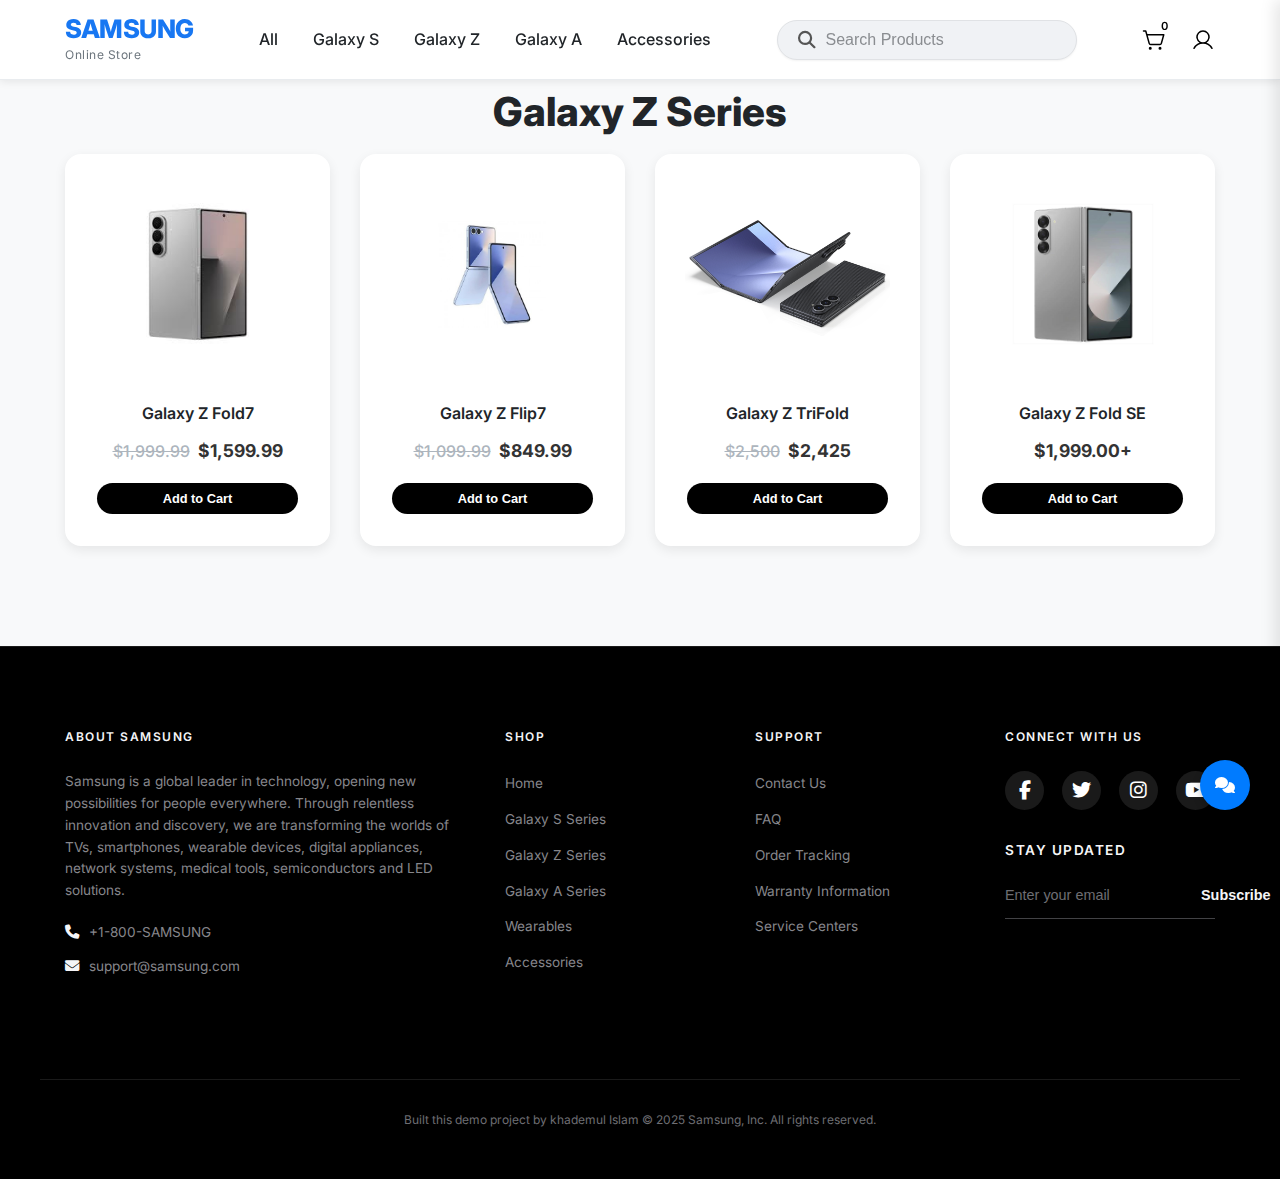
<file: galaxy-z.html>
<!DOCTYPE html>
<html lang="en">
<head>
    <meta charset="UTF-8">
    <meta name="viewport" content="width=device-width, initial-scale=1.0">
    <title>Galaxy Z Series | Samsung Galaxy Store</title>
    <link rel="stylesheet" href="style.css">
    <link rel="preconnect" href="https://fonts.googleapis.com">
    <link rel="preconnect" href="https://fonts.gstatic.com" crossorigin>
    <link href="https://fonts.googleapis.com/css2?family=Inter:wght@300;400;500;600;700;800;900&display=swap" rel="stylesheet">
    <link rel="stylesheet" href="https://cdnjs.cloudflare.com/ajax/libs/font-awesome/6.5.2/css/all.min.css">
    <style>
        /* Logo and Tagline Alignment */
        .logo-container {
            display: flex;
            flex-direction: column;
            align-items: flex-start;
            justify-content: center;
        }

        .tagline {
            font-size: 0.75rem;
            font-weight: 400;
            margin-top: 2px;
            letter-spacing: 0.5px;
        }

        /* Adjust icon sizes for a more sophisticated look */
        .user-actions .icon-link svg {
            width: 24px;
            height: 24px;
        }

        .user-svg-icon {
            width: 32px;
            height: 32px;
        }

        /* Product Card Adjustments for a more compact and sophisticated look */
        .product-card {
            max-width: 280px; /* Reduced max-width for a smaller card */
        }

        .product-image-container {
            padding: 60px 40px 0 40px; /* Added top padding to prevent images from touching the title */
        }

        .product-image-container img {
            /* Removed max-height to show full images */
            width: 100%;
            height: auto;
            object-fit: contain;
        }

        .product-info {
            padding: 12px; /* Reduced padding */
        }

        .product-name {
            font-size: 1rem; /* Slightly smaller product name */
        }

        .product-actions .add-to-cart-btn {
            padding: 8px 12px; /* Smaller buttons */
            font-size: 0.8rem;
        }

        /* Sophisticated Content Styling */
        .product-info {
            text-align: center; /* Center aligning content for a cleaner look */
        }

        .product-name {
            font-weight: 600; /* Semibold for a modern feel */
            margin-bottom: 4px;
        }

        .product-variant {
            font-size: 0.85rem; /* Smaller font size */
            color: #666;       /* Lighter color for secondary info */
            margin-bottom: 8px;
        }

        .product-price {
            font-size: 1.1rem;
            font-weight: 700; /* Bolder current price */
            color: #333;
            margin-bottom: 8px;
        }

        /* Style for button click effect */
        .product-actions button:active {
            transform: scale(0.95);
            transition: transform 0.1s ease;
        }

        /* Sophisticated styling for the offer section image */
        .offer-image-container {
            display: flex;
            align-items: center;
            justify-content: center;
        }
        .offer-image-container img {
            max-width: 400px; /* Reduced image size */
            width: 100%;
            height: auto;
            transition: transform 0.3s ease; /* Subtle transition for hover */
        }
        .offer-image-container img:hover {
            transform: scale(1.03); /* Slight zoom on hover */
        }

        /* Offer Section adjustments for a more compact look */
        .offer-text-content .offer-title {
            font-size: 2rem; /* Smaller title */
        }
        .offer-text-content .offer-product {
            font-size: 1.1rem; /* Smaller product name */
            margin-bottom: 1rem;
        }
        .offer-text-content .offer-details p {
            font-size: 0.9rem; /* Smaller details text */
        }
        .offer-text-content .offer-cta {
            padding: 10px 20px; /* Smaller button */
            font-size: 0.9rem;
        }
        .countdown-timer .timer-box {
            padding: 8px; /* Smaller timer boxes */
        }
        .countdown-timer .timer-value {
            font-size: 1.5rem; /* Smaller timer numbers */
        }
        .countdown-timer .timer-label {
            font-size: 0.7rem; /* Smaller timer labels */
        }

        /* Hero section image adjustments for a sophisticated look */
        .hero-section {
            position: relative; /* Needed for absolute positioning of children */
            height: 475px !important; /* Set a fixed height for the section */
            display: flex;
            align-items: center;
            justify-content: flex-start;
        }

        .hero-slider {
            position: absolute;
            top: 0;
            left: 0;
            width: 100%;
            height: 100%;
        }
        .hero-slider .slider-image {
            width: 100%;
            height: 100%;
            object-fit: cover; /* Ensure the image covers the area */
            position: absolute; /* Position images on top of each other */
            display: none; /* Hide all images by default */
        }
        .hero-slider .slider-image.active {
            display: block; /* Show only the active image */
        }

        /* Variant Selection Styling */
        .product-options {
            margin: 8px 0;
            display: flex;
            flex-direction: column;
            gap: 6px;
            align-items: center;
        }

        .color-options {
            display: flex;
            gap: 6px;
            justify-content: center;
        }

        .color-dot {
            width: 14px;
            height: 14px;
            border-radius: 50%;
            cursor: pointer;
            border: 1px solid #ccc;
            transition: transform 0.2s;
        }

        .color-dot:hover {
            transform: scale(1.2);
        }

        .color-dot.selected {
            outline: 2px solid #333;
            outline-offset: 1px;
        }

        .storage-options {
            display: flex;
            gap: 4px;
            justify-content: center;
            flex-wrap: wrap;
        }

        .storage-badge {
            font-size: 0.7rem;
            padding: 2px 6px;
            border: 1px solid #ddd;
            border-radius: 4px;
            cursor: pointer;
            color: #555;
            transition: all 0.2s;
        }

        .storage-badge:hover {
            border-color: #999;
        }

        .storage-badge.selected {
            background-color: #333;
            color: white;
            border-color: #333;
        }

        /* Back to Top Button */
        #backToTopBtn {
            display: none; /* Hidden by default */
            position: fixed; /* Fixed/sticky position */
            bottom: 20px; /* Place the button at the bottom of the page */
            right: 30px; /* Place the button on the right */
            z-index: 1002; /* Make sure it does not overlap */
            border: none; /* Remove borders */
            outline: none; /* Remove outline */
            background-color: rgba(0, 0, 0, 0.7); /* Transparent black background */
            color: #fff; /* Text color */
            cursor: pointer; /* Add a mouse pointer on hover */
            padding: 15px; /* Some padding */
            border-radius: 50%; /* Circular button */
            font-size: 18px; /* Increase font size */
            width: 50px;
            height: 50px;
            box-shadow: 0 4px 8px rgba(0,0,0,0.2);
        }

        /* Chat Modal Button Styling */
        .chat-modal-btn {
            position: fixed;
            bottom: 90px;
            right: 30px;
            z-index: 100;
            width: 50px;
            height: 50px;
            border-radius: 50%;
            background-color: #007bff;
            color: #fff;
            display: flex;
            align-items: center;
            justify-content: center;
            cursor: pointer;
            box-shadow: 0 4px 8px rgba(0,0,0,0.2);
            transition: transform 0.3s ease;
        }
        .chat-modal-btn:hover {
            transform: scale(1.1);
        }

        /* Chat Widget Window Styling */
        .chat-widget-window {
            position: fixed;
            bottom: 150px;
            right: 30px;
            width: 320px;
            height: 400px;
            background-color: #fff;
            border-radius: 16px;
            box-shadow: 0 5px 30px rgba(0,0,0,0.15);
            z-index: 1000;
            display: none; /* Hidden by default */
            flex-direction: column;
            overflow: hidden;
            border: 1px solid #f0f0f0;
            animation: slideIn 0.3s ease;
        }

        @keyframes slideIn {
            from { opacity: 0; transform: translateY(20px); }
            to { opacity: 1; transform: translateY(0); }
        }

        .chat-header {
            background-color: #007bff;
            color: #fff;
            padding: 15px;
            display: flex;
            justify-content: space-between;
            align-items: center;
        }

        .chat-header h4 {
            margin: 0;
            font-size: 1rem;
            font-weight: 600;
        }

        .chat-close {
            cursor: pointer;
            font-size: 1.2rem;
        }

        .chat-body {
            flex: 1;
            padding: 15px;
            background-color: #f9f9f9;
            overflow-y: auto;
            display: flex;
            flex-direction: column;
        }

        .chat-message {
            background-color: #e9ecef;
            padding: 10px 15px;
            border-radius: 12px;
            border-bottom-left-radius: 2px;
            margin-bottom: 10px;
            font-size: 0.9rem;
            line-height: 1.4;
            color: #333;
            max-width: 85%;
        }

        .chat-message.user-message {
            background-color: #007bff;
            color: #fff;
            align-self: flex-end;
            border-bottom-left-radius: 12px;
            border-bottom-right-radius: 2px;
        }

        .message-time {
            display: block;
            font-size: 0.65rem;
            margin-top: 4px;
            opacity: 0.7;
            text-align: right;
        }

        .chat-footer {
            padding: 10px;
            border-top: 1px solid #eee;
            background: #fff;
            display: flex;
            gap: 10px;
        }

        .chat-footer input {
            flex: 1;
            padding: 10px;
            border: 1px solid #ddd;
            border-radius: 20px;
            outline: none;
            font-size: 0.9rem;
        }

        .chat-footer button {
            background: #007bff;
            color: #fff;
            border: none;
            width: 36px;
            height: 36px;
            border-radius: 50%;
            cursor: pointer;
            display: flex;
            align-items: center;
            justify-content: center;
        }

        /* Typing Indicator Styling */
        .typing-indicator {
            background-color: #e9ecef;
            padding: 15px;
            border-radius: 12px;
            border-bottom-left-radius: 2px;
            margin-bottom: 10px;
            width: fit-content;
            display: flex;
            align-items: center;
            gap: 4px;
        }
        .typing-indicator span {
            height: 6px;
            width: 6px;
            background-color: #666;
            border-radius: 50%;
            animation: typing 1.4s infinite ease-in-out both;
        }
        .typing-indicator span:nth-child(1) { animation-delay: -0.32s; }
        .typing-indicator span:nth-child(2) { animation-delay: -0.16s; }
        @keyframes typing {
            0%, 80%, 100% { transform: scale(0); }
            40% { transform: scale(1); }
        }

        /* Blur effect when chat is active */
        body.chat-active > header,
        body.chat-active > main,
        body.chat-active > footer {
            filter: blur(5px);
            pointer-events: none;
            transition: filter 0.3s ease;
        }

        /* User Dropdown Styling - Premium Look */
        .user-dropdown-container {
            position: relative;
        }

        .user-dropdown-menu {
            visibility: hidden;
            opacity: 0;
            position: absolute;
            top: 100%;
            right: 0;
            background: rgba(255, 255, 255, 0.9);
            backdrop-filter: blur(10px);
            width: 220px;
            border-radius: 16px;
            box-shadow: 0 15px 35px rgba(0,0,0,0.1);
            padding: 10px;
            transform: translateY(15px);
            transition: all 0.3s cubic-bezier(0.165, 0.84, 0.44, 1);
            z-index: 1001;
            margin-top: 10px;
            border: 1px solid rgba(255,255,255,0.5);
        }

        /* Bridge gap for hover stability */
        .user-dropdown-menu::before {
            content: "";
            position: absolute;
            top: -20px;
            left: 0;
            width: 100%;
            height: 20px;
        }

        /* Arrow pointing up */
        .user-dropdown-menu::after {
            content: "";
            position: absolute;
            top: -6px;
            right: 15px;
            width: 12px;
            height: 12px;
            background: #ffffff;
            transform: rotate(45deg);
            border-top: 1px solid rgba(0,0,0,0.05);
            border-left: 1px solid rgba(0,0,0,0.05);
        }

        .user-dropdown-container:hover .user-dropdown-menu {
            visibility: visible;
            opacity: 1;
            transform: translateY(0);
        }

        .user-dropdown-menu a {
            display: block;
            padding: 10px 15px;
            color: #333;
            text-decoration: none;
            font-weight: 500;
            border-radius: 8px;
            transition: background 0.2s, color 0.2s;
            font-size: 0.9rem;
            margin-bottom: 2px;
        }

        .user-dropdown-menu a:hover {
            background-color: rgba(0, 123, 255, 0.1);
            color: #007bff;
        }

        /* Value Proposition Section - Mi.com style */
        .value-prop {
            padding: 60px 0;
            background-color: #fff;
            border-top: 1px solid #e0e0e0;
            border-bottom: 1px solid #e0e0e0;
            margin-top: 0;
            text-align: center;
            width: 100%;
        }

        .value-prop-title {
            text-align: center;
            margin-top: 0;
            margin-bottom: 40px;
            font-size: 36px;
            font-weight: 700;
            color: #333;
        }

        .value-prop-items {
            display: flex;
            justify-content: center;
            width: 100%;
        }

        .prop-item {
            display: flex;
            flex-direction: column;
            align-items: center;
            text-align: center;
            padding: 30px 40px;
            position: relative;
            color: #333;
            flex: 1;
            width: 100%;
            box-sizing: border-box;
        }

        /* Vertical divider */
        .prop-item:not(:last-child)::after {
            content: "";
            position: absolute;
            right: 0;
            top: 50%;
            transform: translateY(-50%);
            height: 40px;
            width: 1px;
            background-color: #e0e0e0;
        }

        .prop-icon {
            font-size: 40px;
            margin-bottom: 20px;
            color: #999;
            transition: color 0.3s ease;
            display: inline-block;
            cursor: pointer;
        }

        .prop-item:hover .prop-icon {
            color: #000;
            transform: none;
        }

        .prop-item h4 {
            font-size: 20px;
            font-weight: 600;
            margin-bottom: 10px;
        }

        .prop-item p {
            font-size: 16px;
            color: #757575;
            max-width: 280px;
            line-height: 1.6;
        }

        @media (max-width: 768px) {
            .value-prop {
                padding: 20px 0;
            }
            .value-prop-items {
                flex-direction: column;
            }
            .prop-item {
                padding: 20px;
                border-bottom: 1px solid #f0f0f0;
            }
            .prop-item:not(:last-child)::after {
                display: none;
            }
            .prop-item:last-child {
                border-bottom: none;
            }
        }

        /* Discover More Section - 5 Columns 4 Rows Layout */
        .discover-more-section .product-grid {
            display: grid;
            grid-template-columns: repeat(5, 1fr);
            grid-template-rows: repeat(4, 1fr);
            gap: 20px;
        }

        .discover-more-section .product-card {
            max-width: 224px; /* Adjusted for 5 columns in 1200px container */
        }

        .discover-more-section .product-image-container img {
            max-height: 160px; /* Adjusted image height */
        }

        @media (max-width: 1200px) {
            .discover-more-section .product-grid {
                grid-template-columns: repeat(4, 1fr);
                grid-template-rows: repeat(4, 1fr);
            }
        }

        @media (max-width: 768px) {
            .discover-more-section .product-grid {
                grid-template-columns: repeat(3, 1fr);
                grid-template-rows: repeat(4, 1fr);
            }
        }

        @media (max-width: 480px) {
            .discover-more-section .product-grid {
                grid-template-columns: repeat(2, 1fr);
                grid-template-rows: repeat(4, 1fr);
            }
        }

        .footer-bottom {
            text-align: center;
        }

        .cart-count {
            position: relative;
            top: -0.5em;
            font-size: 0.8em;
            margin-left: 2px;
            color: #ff0000;
            font-weight: bold;
        }

        .cart-icon {
            margin-right: 20px;
        }

        @media (max-width: 768px) {
            .cart-count {
                top: -2px;
            }
        }

        /* Mobile Footer */
        .mobile-footer {
            display: none;
            background-color: #000000;
            padding: 40px 20px 20px;
            border-top: 1px solid #1a1a1a;
            color: #f5f5f7;
        }

        .mobile-footer-content {
            display: flex;
            flex-direction: column;
            max-width: 100%;
            margin: 0 auto;
        }

        .mobile-footer-section {
            border-bottom: 1px solid #222;
            margin-bottom: 0;
        }

        .mobile-footer-section details {
            width: 100%;
        }

        .mobile-footer-section summary {
            padding: 18px 0;
            cursor: pointer;
            list-style: none;
            display: flex;
            justify-content: space-between;
            align-items: center;
            font-size: 0.95rem;
            font-weight: 500;
            color: #f5f5f7;
            outline: none;
        }

        .mobile-footer-section summary::-webkit-details-marker {
            display: none;
        }

        .mobile-footer-section summary::after {
            content: '+';
            font-size: 1.2rem;
            font-weight: 300;
            transition: transform 0.3s ease;
        }

        .mobile-footer-section details[open] summary::after {
            transform: rotate(45deg);
        }

        .mobile-footer-section ul {
            list-style: none;
            padding: 0 0 20px 0;
            margin: 0;
        }

        .mobile-footer-section ul li {
            margin-bottom: 12px;
        }

        .mobile-footer-section ul li a {
            color: #86868b;
            text-decoration: none;
            font-size: 0.9rem;
            transition: color 0.3s ease;
            display: block;
        }

        .mobile-footer-section ul li a:hover {
            color: #f5f5f7;
        }

        /* Social Section */
        .mobile-footer-section.social-section {
            border-bottom: none;
            padding: 30px 0;
            text-align: center;
        }

        .social-links {
            display: flex;
            justify-content: center;
            gap: 25px;
        }

        .social-links a {
            color: #f5f5f7;
            font-size: 1.2rem;
            width: 44px;
            height: 44px;
            display: flex;
            align-items: center;
            justify-content: center;
            border-radius: 50%;
            border: 1px solid rgba(245, 245, 247, 0.3);
            background: rgba(255,255,255,0.05);
            transition: all 0.3s ease;
            text-decoration: none;
        }

        .social-links a:hover {
            background: #007bff;
            color: #fff;
            transform: translateY(-3px);
        }

        .mobile-footer-bottom {
            text-align: center;
            padding: 20px 0 0;
            border-top: 1px solid #222;
            background-color: transparent;
            margin-top: 0;
        }

        .mobile-footer-bottom p {
            margin: 0;
            font-size: 0.75rem;
            color: #6e6e73;
        }

        @media (max-width: 768px) {
            .main-footer {
                display: none;
            }
            .mobile-footer {
                display: block;
            }
        }

        /* Add space below titles */
        .product-listings h2,
        .product-listings h3 {
            margin-bottom: 10px;
        }

        .product-grid {
            margin-bottom: 40px;
        }
    </style>
</head>
<body>
    <header class="main-header">
        <nav>
            <div class="logo-container">
                <div class="logo"><a href="index.html" style="text-decoration: none; color: inherit;">SAMSUNG</a></div>
                <span class="tagline">Online Store</span>
            </div>
            <div class="nav-links-container">
                <ul class="nav-links">
                    <li><a href="index.html">All</a></li>
                    <li><a href="galaxy-s.html">Galaxy S</a></li>
                    <li><a href="galaxy-z.html">Galaxy Z</a></li>
                    <li><a href="galaxy-a.html">Galaxy A</a></li>
                    <li><a href="accessories.html">Accessories</a></li>
                </ul>
            </div>
            <div class="hamburger"><i class="fas fa-bars"></i></div>
            <div class="close-icon"><i class="fas fa-times"></i></div>
            <div class="search-bar">
                <i class="fas fa-search"></i>
                <input type="text" placeholder="Search Products">
            </div>
            <div class="user-actions">
                <a href="#" class="icon-link cart-icon" aria-label="Shopping Cart">
                    <img src="assets/images/cartphos.svg" alt="Shopping Cart" class="icon-svg">
                    <span class="cart-count">0</span></a>
                <div class="user-dropdown-container">
                    <a href="#" class="icon-link user-icon" aria-label="User Profile">
                        <img src="assets/images/userphos.svg" alt="User Profile" class="icon-svg">
                    </a>
                    <div class="user-dropdown-menu">
                        <a href="signin.html">Sign In</a>
                        <a href="signup.html">Sign Up</a>
                    </div>
                </div>
            </div>
        </nav>
    </header>

    <main class="page-content">
        <section class="product-listings">
            <h2>Galaxy Z Series</h2>
            <!-- <h3>Galaxy Z Series (2025 Current Models)</h3> -->
            <div class="product-grid">
                <div class="product-card" data-name="Galaxy Z Fold7 12GB / 256GB" data-price="1599.99">
                    <div class="product-image-container"><img src="assets/images/zseries/zfold7.png" alt="Galaxy Z Fold7"></div>
                    <div class="product-info">
                        <h3 class="product-name">Galaxy Z Fold7</h3>
                        <p class="product-price"><span class="old-price">$1,999.99</span> $1,599.99</p>
                        <div class="product-actions">
                            <button class="add-to-cart-btn">Add to Cart</button>
                        </div>
                    </div>
                </div>
                <div class="product-card" data-name="Galaxy Z Flip7 12GB / 256GB" data-price="849.99">
                    <div class="product-image-container"><img src="assets/images/zseries/zflip7.jpg" alt="Galaxy Z Flip7"></div>
                    <div class="product-info">
                        <h3 class="product-name">Galaxy Z Flip7</h3>
                        <p class="product-price"><span class="old-price">$1,099.99</span> $849.99</p>
                        <div class="product-actions">
                            <button class="add-to-cart-btn">Add to Cart</button>
                        </div>
                    </div>
                </div>
                <div class="product-card" data-name="Galaxy Z Flip7 12GB / 512GB" data-price="2425">
                    <div class="product-image-container"><img src="assets/images/zseries/galaxy-z-trifold-imports-kv.jpg" alt="Galaxy Z Flip7"></div>
                    <div class="product-info">
                        <h3 class="product-name">Galaxy Z TriFold</h3>
                        <p class="product-price"><span class="old-price">$2,500</span>$2,425</p>
                        <div class="product-actions">
                            <button class="add-to-cart-btn">Add to Cart</button>
                        </div>
                    </div>
                </div>
                <div class="product-card" data-name="Galaxy Z Fold SE 16GB / 512GB" data-price="1999.00">
                    <div class="product-image-container"><img src="assets/images/zseries/zfoldse.jpg" alt="Galaxy Z Fold SE"></div>
                    <div class="product-info">
                        <h3 class="product-name">Galaxy Z Fold SE</h3>
                        <p class="product-price">$1,999.00+</p>
                        <div class="product-actions">
                            <button class="add-to-cart-btn">Add to Cart</button>
                        </div>
                    </div>
                </div>
            </div>
        </section>
    </main>

    <footer class="main-footer">
        <div class="footer-content">
            <div class="footer-section about">
                <h3>About Samsung</h3>
                <p>Samsung is a global leader in technology, opening new possibilities for people everywhere. Through relentless innovation and discovery, we are transforming the worlds of TVs, smartphones, wearable devices, digital appliances, network systems, medical tools, semiconductors and LED solutions.</p>
                <div class="contact">
                    <span><i class="fa fa-phone"></i> +1-800-SAMSUNG</span>
                    <span><i class="fa fa-envelope"></i> support@samsung.com</span>
                </div>
            </div>
            <div class="footer-section links">
                <h3>Shop</h3>
                <ul>
                    <li><a href="index.html">Home</a></li>
                    <li><a href="galaxy-s.html">Galaxy S Series</a></li>
                    <li><a href="galaxy-z.html">Galaxy Z Series</a></li>
                    <li><a href="galaxy-a.html">Galaxy A Series</a></li>
                    <li><a href="accessories.html">Wearables</a></li>
                    <li><a href="accessories.html">Accessories</a></li>
                </ul>
            </div>
            <div class="footer-section links">
                <h3>Support</h3>
                <ul>
                    <li><a href="#">Contact Us</a></li>
                    <li><a href="#">FAQ</a></li>
                    <li><a href="#">Order Tracking</a></li>
                    <li><a href="#">Warranty Information</a></li>
                    <li><a href="#">Service Centers</a></li>
                </ul>
            </div>
            <div class="footer-section social">
                <h3>Connect With Us</h3>
                <div class="social-links">
                    <a href="#" target="_blank"><i class="fab fa-facebook-f"></i></a>
                    <a href="#" target="_blank"><i class="fab fa-twitter"></i></a>
                    <a href="#" target="_blank"><i class="fab fa-instagram"></i></a>
                    <a href="#" target="_blank"><i class="fab fa-youtube"></i></a>
                </div>
                <div class="newsletter">
                    <h4>Stay Updated</h4>
                    <form action="#" method="POST">
                        <input type="email" placeholder="Enter your email" required>
                        <button type="submit">Subscribe</button>
                    </form>
                </div>
            </div>
        </div>
        <div class="footer-bottom"> Built this demo project by khademul Islam
            &copy; 2025 Samsung, Inc. All rights reserved.
        </div>
        <!-- <div class="footer-credits">
            <p>
                <a href="https://iconscout.com/icons/shopping-bag" target="_blank">Shopping Bag Icon</a> by <a href="https://iconscout.com/contributors/unicons" target="_blank">Unicons Font</a>,
                <a href="https://iconscout.com/icons/user" target="_blank">User Icon</a> by <a href="https://iconscout.com/contributors/lucia-gonzalez" target="_blank">Lucía González</a> on <a href="https://iconscout.com" target="_blank">IconScout</a>.
            </p>
        </div> -->
    </footer>

    <!-- Mobile Footer -->
    <footer class="mobile-footer">
        <div class="mobile-footer-content">
            <div class="mobile-footer-section">
                <details>
                    <summary>Shop</summary>
                    <ul>
                        <li><a href="index.html">Home</a></li>
                        <li><a href="galaxy-s.html">Galaxy S</a></li>
                        <li><a href="galaxy-z.html">Galaxy Z</a></li>
                        <li><a href="galaxy-a.html">Galaxy A</a></li>
                        <li><a href="accessories.html">Accessories</a></li>
                    </ul>
                </details>
            </div>
            <div class="mobile-footer-section">
                <details>
                    <summary>Support</summary>
                    <ul>
                        <li><a href="#">Contact Us</a></li>
                        <li><a href="#">FAQ</a></li>
                        <li><a href="#">Order Tracking</a></li>
                        <li><a href="#">Warranty Information</a></li>
                    </ul>
                </details>
            </div>
            <div class="mobile-footer-section social-section">
                <div class="social-links">
                    <a href="#" target="_blank"><i class="fab fa-facebook-f"></i></a>
                    <a href="#" target="_blank"><i class="fab fa-twitter"></i></a>
                    <a href="#" target="_blank"><i class="fab fa-instagram"></i></a>
                    <a href="#" target="_blank"><i class="fab fa-youtube"></i></a>
                </div>
            </div>
        </div>
        <div class="mobile-footer-bottom">
            <p>&copy; 2025 Samsung, Inc. All rights reserved.</p>
        </div>
    </footer>

    <!-- Back to Top Button -->
    <button id="backToTopBtn" title="Go to top"><i class="fas fa-arrow-up"></i></button>

    <!-- Chat Modal Button -->
    <div class="chat-modal-btn">
        <i class="fas fa-comments"></i>
    </div>

    <!-- Chat Modal Window -->
    <div class="chat-widget-window" id="chatWindow">
        <div class="chat-header">
            <h4>Samsung Support</h4>
            <span class="chat-close" id="chatCloseBtn">&times;</span>
        </div>
        <div class="chat-body">
            <div class="chat-message">
                Hello! How can I help you with your Galaxy device today?
            </div>
        </div>
        <div class="chat-footer">
            <input type="text" placeholder="Type a message...">
            <button><i class="fas fa-paper-plane"></i></button>
        </div>
    </div>

    <script>
        const chatBtn = document.querySelector('.chat-modal-btn');
        const chatWindow = document.getElementById('chatWindow');
        const chatCloseBtn = document.getElementById('chatCloseBtn');
        const chatInput = document.querySelector('.chat-footer input');
        const chatSendBtn = document.querySelector('.chat-footer button');
        const chatBody = document.querySelector('.chat-body');

        function getCurrentTime() {
            return new Date().toLocaleTimeString([], { hour: '2-digit', minute: '2-digit' });
        }

        // Sound Effect (Simple 'Pop' using Web Audio API)
        function playOpenSound() {
            const ctx = new (window.AudioContext || window.webkitAudioContext)();
            const osc = ctx.createOscillator();
            const gain = ctx.createGain();
            osc.connect(gain);
            gain.connect(ctx.destination);
            osc.type = 'sine';
            osc.frequency.setValueAtTime(600, ctx.currentTime);
            osc.frequency.exponentialRampToValueAtTime(300, ctx.currentTime + 0.1);
            gain.gain.setValueAtTime(0.1, ctx.currentTime);
            gain.gain.exponentialRampToValueAtTime(0.01, ctx.currentTime + 0.1);
            osc.start();
            osc.stop(ctx.currentTime + 0.1);
        }

        function toggleChat() {
            const isHidden = chatWindow.style.display === 'none' || chatWindow.style.display === '';
            chatWindow.style.display = isHidden ? 'flex' : 'none';
            if (isHidden) {
                document.body.classList.add('chat-active');
                playOpenSound();
            } else {
                document.body.classList.remove('chat-active');
            }
        }

        function showTypingIndicator() {
            const typingDiv = document.createElement('div');
            typingDiv.classList.add('typing-indicator');
            typingDiv.id = 'typingIndicator';
            typingDiv.innerHTML = '<span></span><span></span><span></span>';
            chatBody.appendChild(typingDiv);
            chatBody.scrollTop = chatBody.scrollHeight;
        }

        function removeTypingIndicator() {
            const typingDiv = document.getElementById('typingIndicator');
            if (typingDiv) typingDiv.remove();
        }

        function sendMessage() {
            const message = chatInput.value.trim();
            if (message) {
                const msgDiv = document.createElement('div');
                msgDiv.classList.add('chat-message', 'user-message');
                
                msgDiv.appendChild(document.createTextNode(message));
                const timeSpan = document.createElement('span');
                timeSpan.classList.add('message-time');
                timeSpan.textContent = getCurrentTime();
                msgDiv.appendChild(timeSpan);

                chatBody.appendChild(msgDiv);
                chatInput.value = '';
                chatBody.scrollTop = chatBody.scrollHeight;

                // Show typing indicator
                showTypingIndicator();

                // Auto Bot Reply after 1.5 seconds
                setTimeout(() => {
                    removeTypingIndicator();
                    const botMsgDiv = document.createElement('div');
                    botMsgDiv.classList.add('chat-message');
                    botMsgDiv.textContent = "Thank you for contacting Samsung Support. How else can I assist you?";
                    const botTimeSpan = document.createElement('span');
                    botTimeSpan.classList.add('message-time');
                    botTimeSpan.textContent = getCurrentTime();
                    botMsgDiv.appendChild(botTimeSpan);
                    chatBody.appendChild(botMsgDiv);
                    chatBody.scrollTop = chatBody.scrollHeight;
                }, 1500);
            }
        }

        chatBtn.addEventListener('click', toggleChat);
        chatCloseBtn.addEventListener('click', toggleChat);
        chatSendBtn.addEventListener('click', sendMessage);
        chatInput.addEventListener('keypress', (e) => {
            if (e.key === 'Enter') sendMessage();
        });

        // Add timestamp to the initial static message
        const initialMsg = document.querySelector('.chat-message');
        if (initialMsg && !initialMsg.querySelector('.message-time')) {
            const timeSpan = document.createElement('span');
            timeSpan.classList.add('message-time');
            timeSpan.textContent = getCurrentTime();
            initialMsg.appendChild(timeSpan);
        }

        // Close chat when clicking outside
        document.addEventListener('click', (e) => {
            if (chatWindow.style.display === 'flex' && !chatWindow.contains(e.target) && !chatBtn.contains(e.target)) {
                toggleChat();
            }
        });

        // Back to Top Button Logic
        const backToTopBtn = document.getElementById("backToTopBtn");

        window.addEventListener('scroll', () => {
            if (document.body.scrollTop > 20 || document.documentElement.scrollTop > 20) {
                backToTopBtn.style.display = "block";
            } else {
                backToTopBtn.style.display = "none";
            }
        });

        backToTopBtn.addEventListener("click", function() {
            window.scrollTo({top: 0, behavior: 'smooth'});
        });
    </script>

    <div class="cart-overlay" id="cartOverlay"></div>
    <aside class="cart-sidebar" id="cartSidebar">
        <div class="cart-header">
            <h3>Your Cart</h3>
            <button class="close-cart" id="closeCart">&times;</button>
        </div>
        <div class="cart-items" id="cartItems">
            <!-- Cart items will be loaded here by JavaScript -->
            <p class="empty-cart-message">Your cart is empty.</p>
        </div>
        <div class="cart-footer">
            <div class="cart-total">
                <span>Total:</span>
                <span class="total-price">$0.00</span>
            </div>
            <button class="checkout-button">Checkout</button>
        </div>
    </aside>
    <script src="script.js"></script>
</body>
</html>
</file>
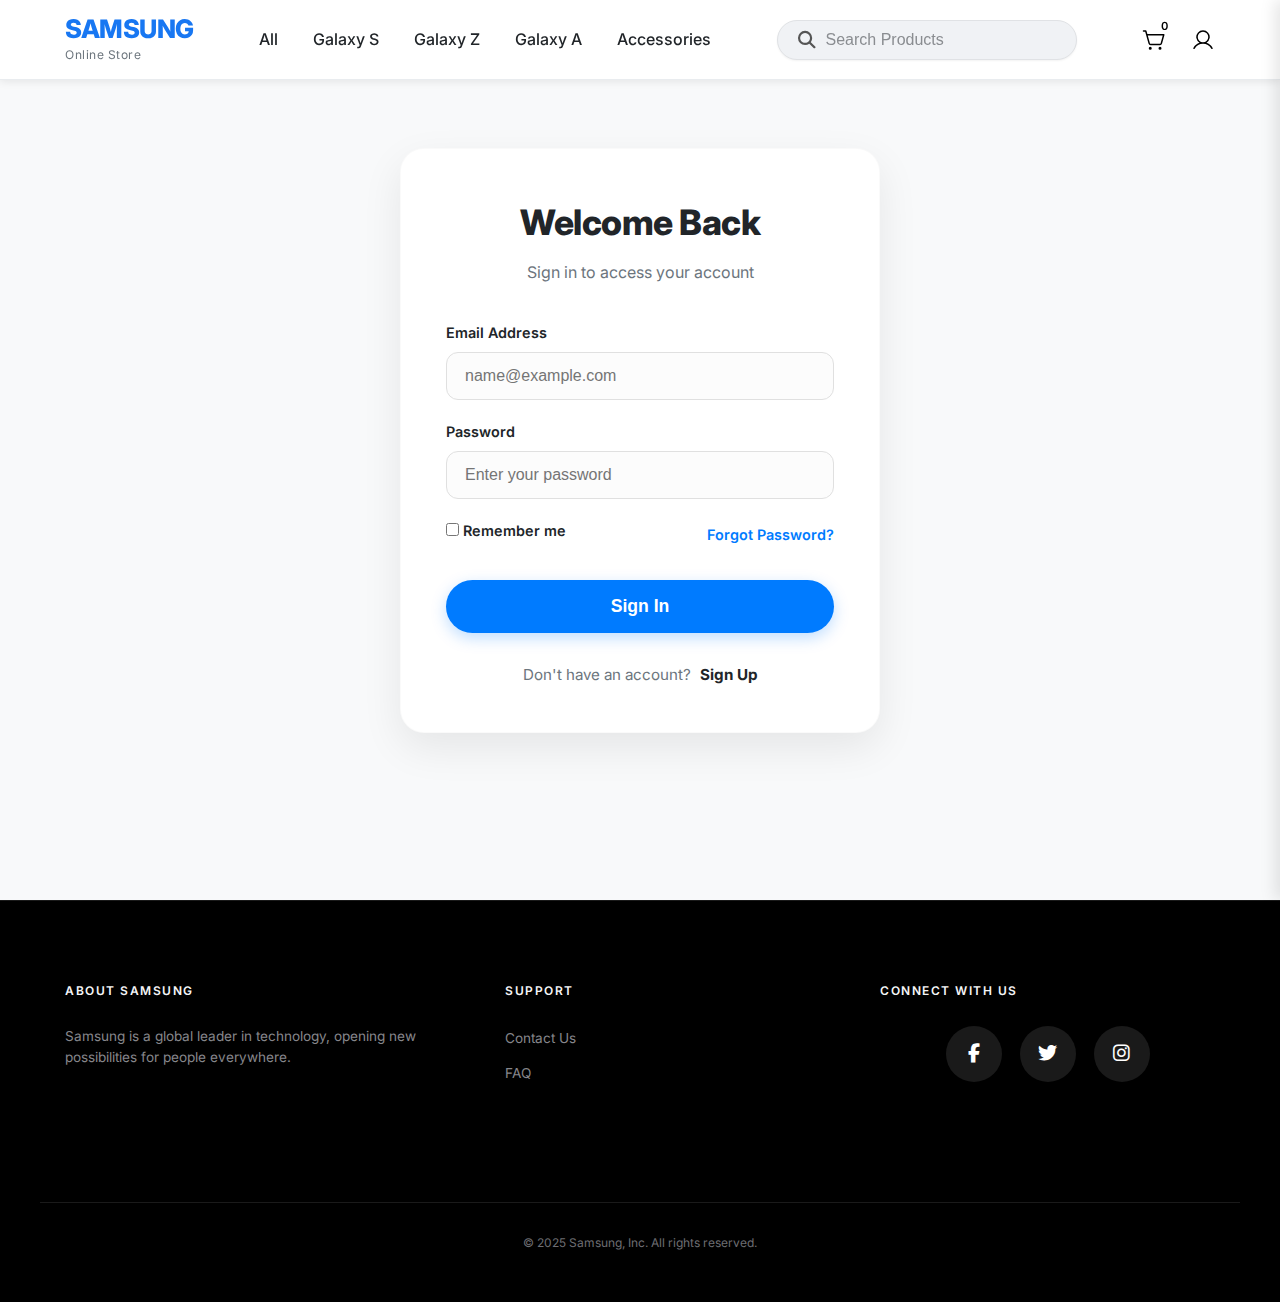
<file: signin.html>
<!DOCTYPE html>
<html lang="en">
<head>
    <meta charset="UTF-8">
    <meta name="viewport" content="width=device-width, initial-scale=1.0">
    <title>Sign In | Samsung Galaxy Store</title>
    <link rel="stylesheet" href="style.css">
    <link rel="preconnect" href="https://fonts.googleapis.com">
    <link rel="preconnect" href="https://fonts.gstatic.com" crossorigin>
    <link href="https://fonts.googleapis.com/css2?family=Inter:wght@300;400;500;600;700;800;900&display=swap" rel="stylesheet">
    <link rel="stylesheet" href="https://cdnjs.cloudflare.com/ajax/libs/font-awesome/6.5.2/css/all.min.css">
    <style>
        /* Logo and Tagline Alignment */
        .logo-container {
            display: flex;
            flex-direction: column;
            align-items: flex-start;
            justify-content: center;
        }

        .tagline {
            font-size: 0.75rem;
            font-weight: 400;
            margin-top: 2px;
            letter-spacing: 0.5px;
        }

        /* Adjust icon sizes for a more sophisticated look */
        .user-actions .icon-link svg {
            width: 24px;
            height: 24px;
        }

        .user-svg-icon {
            width: 32px;
            height: 32px;
        }

        /* Product Card Adjustments for a more compact and sophisticated look */
        .product-card {
            max-width: 280px; /* Reduced max-width for a smaller card */
        }

        .product-image-container {
            padding: 20px; /* Increased padding to prevent image cropping */
        }

        .product-image-container img {
            /* Removed max-height to show full images */
            width: 100%;
            height: auto;
            object-fit: contain;
        }

        .product-info {
            padding: 12px; /* Reduced padding */
        }

        .product-name {
            font-size: 1rem; /* Slightly smaller product name */
        }

        .product-actions .add-to-cart-btn {
            padding: 8px 12px; /* Smaller buttons */
            font-size: 0.8rem;
        }

        /* Sophisticated Content Styling */
        .product-info {
            text-align: center; /* Center aligning content for a cleaner look */
        }

        .product-name {
            font-weight: 600; /* Semibold for a modern feel */
            margin-bottom: 4px;
        }

        .product-variant {
            font-size: 0.85rem; /* Smaller font size */
            color: #666;       /* Lighter color for secondary info */
            margin-bottom: 8px;
        }

        .product-price {
            font-size: 1.1rem;
            font-weight: 700; /* Bolder current price */
            color: #333;
            margin-bottom: 8px;
        }

        /* Style for button click effect */
        .product-actions button:active {
            transform: scale(0.95);
            transition: transform 0.1s ease;
        }

        /* Modern, Clean, Sophisticated, and Elegant Limited Time Offer Section */
        .offer-section {
            background: linear-gradient(135deg, #f8f9fa 0%, #e9ecef 100%);
            min-height: 400px;
            position: relative;
            overflow: hidden;
            display: flex;
            align-items: center;
        }

        .offer-section::before {
            content: '';
            position: absolute;
            top: 0;
            left: 0;
            right: 0;
            bottom: 0;
            background: url('data:image/svg+xml,<svg xmlns="http://www.w3.org/2000/svg" viewBox="0 0 100 100"><defs><pattern id="grain" width="100" height="100" patternUnits="userSpaceOnUse"><circle cx="25" cy="25" r="1" fill="%23ffffff" opacity="0.1"/><circle cx="75" cy="75" r="1" fill="%23ffffff" opacity="0.1"/><circle cx="50" cy="10" r="0.5" fill="%23ffffff" opacity="0.05"/><circle cx="10" cy="50" r="0.5" fill="%23ffffff" opacity="0.05"/><circle cx="90" cy="50" r="0.5" fill="%23ffffff" opacity="0.05"/><circle cx="50" cy="90" r="0.5" fill="%23ffffff" opacity="0.05"/></pattern></defs><rect width="100" height="100" fill="url(%23grain)"/></svg>');
            pointer-events: none;
        }

        .offer-content-wrapper {
            max-width: 1200px;
            margin: 0 auto;
            padding: 0 20px;
            display: grid;
            grid-template-columns: 1fr 1fr;
            gap: 60px;
            align-items: center;
            position: relative;
            z-index: 1;
        }

        .offer-text-content {
            text-align: left;
        }

        .offer-text-content .offer-title {
            font-size: 3.5rem;
            font-weight: 700;
            color: #1a1a1a;
            margin-bottom: 1rem;
            line-height: 1.1;
            letter-spacing: -0.02em;
        }

        .offer-text-content .offer-product {
            font-size: 1.5rem;
            font-weight: 500;
            color: #007bff;
            margin-bottom: 1.5rem;
            text-transform: uppercase;
            letter-spacing: 0.05em;
        }

        .offer-text-content .offer-details p {
            font-size: 1.1rem;
            color: #6c757d;
            margin-bottom: 2rem;
            line-height: 1.6;
        }

        .offer-text-content .offer-cta {
            display: inline-block;
            padding: 16px 32px;
            background: linear-gradient(135deg, #007bff 0%, #0056b3 100%);
            color: #fff;
            text-decoration: none;
            font-size: 1rem;
            font-weight: 600;
            border-radius: 50px;
            box-shadow: 0 8px 25px rgba(0, 123, 255, 0.3);
            transition: all 0.3s ease;
            text-transform: uppercase;
            letter-spacing: 0.05em;
        }

        .offer-text-content .offer-cta:hover {
            transform: translateY(-3px);
            box-shadow: 0 12px 35px rgba(0, 123, 255, 0.4);
            background: linear-gradient(135deg, #0056b3 0%, #004085 100%);
        }

        .offer-image-container {
            display: flex;
            align-items: center;
            justify-content: center;
            position: relative;
            background: #fff;
            border-radius: 24px;
            padding: 30px;
            box-shadow: 0 25px 80px rgba(0, 0, 0, 0.1);
            transition: all 0.3s ease;
        }

        .offer-image-container:hover {
            transform: translateY(-5px);
            box-shadow: 0 35px 100px rgba(0, 0, 0, 0.15);
        }

        .offer-image-container img {
            max-width: 100%;
            width: 100%;
            height: auto;
            border-radius: 16px;
            background: #fff;
            box-shadow: 0 15px 40px rgba(0, 0, 0, 0.1);
            transition: all 0.3s ease;
        }

        .offer-image-container img:hover {
            transform: scale(1.02);
            box-shadow: 0 20px 50px rgba(0, 0, 0, 0.15);
        }

        .countdown-timer {
            display: flex;
            justify-content: center;
            gap: 20px;
            margin-top: 3rem;
            grid-column: 1 / -1;
        }

        .countdown-timer .timer-box {
            background: #fff;
            border-radius: 16px;
            padding: 20px;
            text-align: center;
            box-shadow: 0 8px 25px rgba(0, 0, 0, 0.1);
            min-width: 80px;
            transition: transform 0.3s ease;
        }

        .countdown-timer .timer-box:hover {
            transform: translateY(-5px);
        }

        .countdown-timer .timer-value {
            display: block;
            font-size: 2.5rem;
            font-weight: 700;
            color: #1a1a1a;
            line-height: 1;
        }

        .countdown-timer .timer-label {
            display: block;
            font-size: 0.8rem;
            color: #6c757d;
            text-transform: uppercase;
            letter-spacing: 0.1em;
            margin-top: 8px;
            font-weight: 500;
        }

        @media (max-width: 768px) {
            .offer-section {
                padding: 20px 0;
            }

            .offer-content-wrapper {
                grid-template-columns: 1fr;
                gap: 15px;
            }

            .offer-text-content {
                text-align: center;
            }

            .offer-text-content .offer-title {
                font-size: 1.5rem;
                margin-bottom: 0.3rem;
            }

            .offer-text-content .offer-product {
                font-size: 1rem;
                margin-bottom: 0.8rem;
            }

            .offer-text-content .offer-details p {
                font-size: 0.8rem;
                margin-bottom: 0.8rem;
            }

            .offer-text-content .offer-cta {
                padding: 10px 20px;
                font-size: 0.8rem;
            }

            .offer-image-container {
                padding: 10px;
                order: 2; /* Move image below text */
            }

            .countdown-timer {
                order: 3; /* Move countdown below image */
                flex-wrap: nowrap;
                gap: 6px;
                justify-content: center;
                margin-top: 1rem;
            }

            .countdown-timer .timer-box {
                min-width: 40px;
                padding: 6px;
            }

            .countdown-timer .timer-value {
                font-size: 1.3rem;
            }

            .countdown-timer .timer-label {
                font-size: 0.6rem;
            }
        }

        /* Hero section image adjustments for a sophisticated look */
        .hero-section {
            position: relative; /* Needed for absolute positioning of children */
            height: 475px !important; /* Set a fixed height for the section */
            display: flex;
            align-items: center;
            justify-content: flex-start;
        }

        .hero-slider {
            position: absolute;
            top: 0;
            left: 0;
            width: 100%;
            height: 100%;
        }
        .hero-slider .slider-image {
            width: 100%;
            height: 100%;
            object-fit: cover; /* Ensure the image covers the area */
            position: absolute; /* Position images on top of each other */
            display: none; /* Hide all images by default */
        }
        .hero-slider .slider-image.active {
            display: block; /* Show only the active image */
        }

        /* Variant Selection Styling */
        .product-options {
            margin: 8px 0;
            display: flex;
            flex-direction: column;
            gap: 6px;
            align-items: center;
        }
        
        .color-options {
            display: flex;
            gap: 6px;
            justify-content: center;
        }
        
        .color-dot {
            width: 14px;
            height: 14px;
            border-radius: 50%;
            cursor: pointer;
            border: 1px solid #ccc;
            transition: transform 0.2s;
        }
        
        .color-dot:hover {
            transform: scale(1.2);
        }
        
        .color-dot.selected {
            outline: 2px solid #333;
            outline-offset: 1px;
        }

        .storage-options {
            display: flex;
            gap: 4px;
            justify-content: center;
            flex-wrap: wrap;
        }

        .storage-badge {
            font-size: 0.7rem;
            padding: 2px 6px;
            border: 1px solid #ddd;
            border-radius: 4px;
            cursor: pointer;
            color: #555;
            transition: all 0.2s;
        }

        .storage-badge:hover {
            border-color: #999;
        }

        .storage-badge.selected {
            background-color: #333;
            color: white;
            border-color: #333;
        }

        /* Back to Top Button */
        #backToTopBtn {
            display: none; /* Hidden by default */
            position: fixed; /* Fixed/sticky position */
            bottom: 20px; /* Place the button at the bottom of the page */
            right: 30px; /* Place the button on the right */
            z-index: 1002; /* Make sure it does not overlap */
            border: none; /* Remove borders */
            outline: none; /* Remove outline */
            background-color: rgba(0, 0, 0, 0.7); /* Transparent black background */
            color: #fff; /* Text color */
            cursor: pointer; /* Add a mouse pointer on hover */
            padding: 15px; /* Some padding */
            border-radius: 50%; /* Circular button */
            font-size: 18px; /* Increase font size */
            width: 50px;
            height: 50px;
            box-shadow: 0 4px 8px rgba(0,0,0,0.2);
        }

        /* Chat Modal Button Styling */
        .chat-modal-btn {
            position: fixed;
            bottom: 90px;
            right: 30px;
            z-index: 100;
            width: 50px;
            height: 50px;
            border-radius: 50%;
            background-color: #007bff;
            color: #fff;
            display: flex;
            align-items: center;
            justify-content: center;
            cursor: pointer;
            box-shadow: 0 4px 8px rgba(0,0,0,0.2);
            transition: transform 0.3s ease;
        }
        .chat-modal-btn:hover {
            transform: scale(1.1);
        }

        /* Chat Widget Window Styling */
        .chat-widget-window {
            position: fixed;
            bottom: 150px;
            right: 30px;
            width: 320px;
            height: 400px;
            background-color: #fff;
            border-radius: 16px;
            box-shadow: 0 5px 30px rgba(0,0,0,0.15);
            z-index: 1000;
            display: none; /* Hidden by default */
            flex-direction: column;
            overflow: hidden;
            border: 1px solid #f0f0f0;
            animation: slideIn 0.3s ease;
        }

        @keyframes slideIn {
            from { opacity: 0; transform: translateY(20px); }
            to { opacity: 1; transform: translateY(0); }
        }

        .chat-header {
            background-color: #007bff;
            color: #fff;
            padding: 15px;
            display: flex;
            justify-content: space-between;
            align-items: center;
        }

        .chat-header h4 {
            margin: 0;
            font-size: 1rem;
            font-weight: 600;
        }

        .chat-close {
            cursor: pointer;
            font-size: 1.2rem;
        }

        .chat-body {
            flex: 1;
            padding: 15px;
            background-color: #f9f9f9;
            overflow-y: auto;
            display: flex;
            flex-direction: column;
        }

        .chat-message {
            background-color: #e9ecef;
            padding: 10px 15px;
            border-radius: 12px;
            border-bottom-left-radius: 2px;
            margin-bottom: 10px;
            font-size: 0.9rem;
            line-height: 1.4;
            color: #333;
            max-width: 85%;
        }

        .chat-message.user-message {
            background-color: #007bff;
            color: #fff;
            align-self: flex-end;
            border-bottom-left-radius: 12px;
            border-bottom-right-radius: 2px;
        }

        .message-time {
            display: block;
            font-size: 0.65rem;
            margin-top: 4px;
            opacity: 0.7;
            text-align: right;
        }

        .chat-footer {
            padding: 10px;
            border-top: 1px solid #eee;
            background: #fff;
            display: flex;
            gap: 10px;
        }

        .chat-footer input {
            flex: 1;
            padding: 10px;
            border: 1px solid #ddd;
            border-radius: 20px;
            outline: none;
            font-size: 0.9rem;
        }

        .chat-footer button {
            background: #007bff;
            color: #fff;
            border: none;
            width: 36px;
            height: 36px;
            border-radius: 50%;
            cursor: pointer;
            display: flex;
            align-items: center;
            justify-content: center;
        }

        /* Typing Indicator Styling */
        .typing-indicator {
            background-color: #e9ecef;
            padding: 15px;
            border-radius: 12px;
            border-bottom-left-radius: 2px;
            margin-bottom: 10px;
            width: fit-content;
            display: flex;
            align-items: center;
            gap: 4px;
        }
        .typing-indicator span {
            height: 6px;
            width: 6px;
            background-color: #666;
            border-radius: 50%;
            animation: typing 1.4s infinite ease-in-out both;
        }
        .typing-indicator span:nth-child(1) { animation-delay: -0.32s; }
        .typing-indicator span:nth-child(2) { animation-delay: -0.16s; }
        @keyframes typing {
            0%, 80%, 100% { transform: scale(0); }
            40% { transform: scale(1); }
        }

        /* Blur effect when chat is active */
        body.chat-active > header,
        body.chat-active > main,
        body.chat-active > footer {
            filter: blur(5px);
            pointer-events: none;
            transition: filter 0.3s ease;
        }

        /* User Dropdown Styling - Premium Look */
        .user-dropdown-container {
            position: relative;
        }

        .user-dropdown-menu {
            visibility: hidden;
            opacity: 0;
            position: absolute;
            top: 100%;
            right: 0;
            background: rgba(255, 255, 255, 0.9);
            backdrop-filter: blur(10px);
            width: 220px;
            border-radius: 16px;
            box-shadow: 0 15px 35px rgba(0,0,0,0.1);
            padding: 10px;
            transform: translateY(15px);
            transition: all 0.3s cubic-bezier(0.165, 0.84, 0.44, 1);
            z-index: 1001;
            margin-top: 10px;
            border: 1px solid rgba(255,255,255,0.5);
        }

        /* Bridge gap for hover stability */
        .user-dropdown-menu::before {
            content: "";
            position: absolute;
            top: -20px;
            left: 0;
            width: 100%;
            height: 20px;
        }

        /* Arrow pointing up */
        .user-dropdown-menu::after {
            content: "";
            position: absolute;
            top: -6px;
            right: 15px;
            width: 12px;
            height: 12px;
            background: #ffffff;
            transform: rotate(45deg);
            border-top: 1px solid rgba(0,0,0,0.05);
            border-left: 1px solid rgba(0,0,0,0.05);
        }

        .user-dropdown-container:hover .user-dropdown-menu {
            visibility: visible;
            opacity: 1;
            transform: translateY(0);
        }

        .user-dropdown-menu a {
            display: block;
            padding: 10px 15px;
            color: #333;
            text-decoration: none;
            font-weight: 500;
            border-radius: 8px;
            transition: background 0.2s, color 0.2s;
            font-size: 0.9rem;
            margin-bottom: 2px;
        }

        .user-dropdown-menu a:hover {
            background-color: rgba(0, 123, 255, 0.1);
            color: #007bff;
        }

        /* Value Proposition Section - Mi.com style */
        .value-prop {
            padding: 60px 0;
            background-color: #fff;
            border-top: 1px solid #e0e0e0;
            border-bottom: 1px solid #e0e0e0;
            margin-top: 0;
            text-align: center;
            width: 100%;
        }

        .value-prop-title {
            text-align: center;
            margin-top: 0;
            margin-bottom: 40px;
            font-size: 36px;
            font-weight: 700;
            color: #333;
        }

        .value-prop-items {
            display: flex;
            justify-content: center;
            width: 100%;
        }

        .prop-item {
            display: flex;
            flex-direction: column;
            align-items: center;
            text-align: center;
            padding: 30px 40px;
            position: relative;
            color: #333;
            flex: 1;
            width: 100%;
            box-sizing: border-box;
        }

        /* Vertical divider */
        .prop-item:not(:last-child)::after {
            content: "";
            position: absolute;
            right: 0;
            top: 50%;
            transform: translateY(-50%);
            height: 40px;
            width: 1px;
            background-color: #e0e0e0;
        }

        .prop-icon {
            font-size: 40px;
            margin-bottom: 20px;
            color: #007bff;
            transition: color 0.3s ease;
            display: inline-block;
            cursor: pointer;
        }

        .prop-item:hover .prop-icon {
            color: #000;
            transform: none;
        }

        .prop-item h4 {
            font-size: 20px;
            font-weight: 600;
            margin-bottom: 10px;
        }

        .prop-item p {
            font-size: 16px;
            color: #757575;
            max-width: 280px;
            line-height: 1.6;
        }

        @media (max-width: 768px) {
            .value-prop {
                padding: 20px 0;
            }
            .value-prop-items {
                flex-direction: column;
            }
            .prop-item {
                padding: 20px;
                border-bottom: 1px solid #f0f0f0;
            }
            .prop-item:not(:last-child)::after {
                display: none;
            }
            .prop-item:last-child {
                border-bottom: none;
            }
        }

        /* Discover More Section - 5 Columns 4 Rows Layout */
        .discover-more-section .product-grid {
            display: grid;
            grid-template-columns: repeat(5, 1fr);
            grid-template-rows: repeat(4, 1fr);
            gap: 20px;
        }

        .discover-more-section .product-card {
            max-width: 224px; /* Adjusted for 5 columns in 1200px container */
        }

        .discover-more-section .product-image-container img {
            max-height: 160px; /* Adjusted image height */
        }

        @media (max-width: 1200px) {
            .discover-more-section .product-grid {
                grid-template-columns: repeat(4, 1fr);
                grid-template-rows: repeat(4, 1fr);
            }
        }

        @media (max-width: 768px) {
            .discover-more-section .product-grid {
                grid-template-columns: repeat(3, 1fr);
                grid-template-rows: repeat(4, 1fr);
            }
        }

        @media (max-width: 480px) {
            .discover-more-section .product-grid {
                grid-template-columns: repeat(2, 1fr);
                grid-template-rows: repeat(4, 1fr);
            }
        }

        .footer-bottom {
            text-align: center;
        }

        .cart-count {
            position: relative;
            top: -0.5em;
            font-size: 0.8em;
            margin-left: 2px;
            color: #ff0000;
            font-weight: bold;
        }

        .cart-icon {
            margin-right: 20px;
        }

        @media (max-width: 768px) {
            .cart-count {
                top: -2px;
            }
        }

        /* Mobile Responsive Footer - Very Short */
        @media (max-width: 768px) {
            .main-footer {
                padding: 20px 0;
            }

            .footer-content {
                flex-direction: column;
                gap: 15px;
            }

            .footer-section {
                text-align: center;
                padding: 10px 0;
            }

            .footer-section.about p {
                font-size: 0.85rem;
                line-height: 1.4;
                margin-bottom: 10px;
            }

            .footer-section.links ul {
                padding: 0;
                margin: 0;
                display: flex;
                flex-wrap: wrap;
                justify-content: center;
                gap: 10px;
            }

            .footer-section.links li {
                margin: 0;
            }

            .footer-section.links a {
                font-size: 0.85rem;
                padding: 5px 10px;
            }

            .footer-section.social .social-links {
                justify-content: center;
                margin-bottom: 10px;
            }

            .footer-section.social .newsletter {
                margin-top: 10px;
            }

            .footer-section.social .newsletter input,
            .footer-section.social .newsletter button {
                font-size: 0.8rem;
                padding: 8px;
            }

            .footer-bottom {
                font-size: 0.8rem;
                padding: 10px 0;
                text-align: center;
            }

            /* Hide desktop footer on mobile */
            .desktop-footer {
                display: none;
            }

            /* Show mobile footer on mobile */
            .mobile-footer {
                display: block;
            }
        }

        /* Mobile Footer */
        .mobile-footer {
            display: none;
            background-color: #000000;
            padding: 40px 20px 20px;
            border-top: 1px solid #1a1a1a;
            color: #f5f5f7;
        }

        .mobile-footer-content {
            display: flex;
            flex-direction: column;
            max-width: 100%;
            margin: 0 auto;
        }

        .mobile-footer-section {
            border-bottom: 1px solid #222;
            margin-bottom: 0;
        }

        .mobile-footer-section details {
            width: 100%;
        }

        .mobile-footer-section summary {
            padding: 18px 0;
            cursor: pointer;
            list-style: none;
            display: flex;
            justify-content: space-between;
            align-items: center;
            font-size: 0.95rem;
            font-weight: 500;
            color: #f5f5f7;
            outline: none;
        }

        .mobile-footer-section summary::-webkit-details-marker {
            display: none;
        }

        .mobile-footer-section summary::after {
            content: '+';
            font-size: 1.2rem;
            font-weight: 300;
            transition: transform 0.3s ease;
        }

        .mobile-footer-section details[open] summary::after {
            transform: rotate(45deg);
        }

        .mobile-footer-section ul {
            list-style: none;
            padding: 0 0 20px 0;
            margin: 0;
        }

        .mobile-footer-section ul li {
            margin-bottom: 12px;
        }

        .mobile-footer-section ul li a {
            color: #86868b;
            text-decoration: none;
            font-size: 0.9rem;
            transition: color 0.3s ease;
            display: block;
        }

        .mobile-footer-section ul li a:hover {
            color: #f5f5f7;
        }

        /* Social Section */
        .mobile-footer-section.social-section {
            border-bottom: none;
            padding: 30px 0;
            text-align: center;
        }

        .social-links {
            display: flex;
            justify-content: center;
            gap: 25px;
        }

        .social-links a {
            color: #f5f5f7;
            font-size: 1.2rem;
            width: 44px;
            height: 44px;
            display: flex;
            align-items: center;
            justify-content: center;
            border-radius: 50%;
            border: 1px solid rgba(245, 245, 247, 0.3);
            background: rgba(255,255,255,0.05);
            transition: all 0.3s ease;
            text-decoration: none;
        }

        .social-links a:hover {
            background: #007bff;
            color: #fff;
            transform: translateY(-3px);
        }

        .mobile-footer-bottom {
            text-align: center;
            padding: 20px 0 0;
            border-top: 1px solid #222;
            background-color: transparent;
            margin-top: 0;
        }

        .mobile-footer-bottom p {
            margin: 0;
            font-size: 0.75rem;
            color: #6e6e73;
        }

        @media (max-width: 768px) {
            .main-footer {
                display: none;
            }
            .mobile-footer {
                display: block;
            }
        }
    </style>
</head>
<body>
    <!-- Header (Same as index.html) -->
    <header class="main-header">
        <nav>
            <div class="logo-container">
                <div class="logo"><a href="index.html" style="text-decoration: none; color: inherit;">SAMSUNG</a></div>
                <span class="tagline">Online Store</span>
            </div>
            <div class="nav-links-container">
                <ul class="nav-links">
                    <li><a href="index.html">All</a></li>
                    <li><a href="galaxy-s.html">Galaxy S</a></li>
                    <li><a href="galaxy-z.html">Galaxy Z</a></li>
                    <li><a href="galaxy-a.html">Galaxy A</a></li>
                    <li><a href="accessories.html">Accessories</a></li>
                </ul>
            </div>
            <div class="hamburger"><i class="fas fa-bars"></i></div>
            <div class="close-icon"><i class="fas fa-times"></i></div>
            <div class="search-bar">
                <i class="fas fa-search"></i>
                <input type="text" placeholder="Search Products">
            </div>
            <div class="user-actions">
                <a href="#" class="icon-link cart-icon" aria-label="Shopping Cart">
                    <img src="assets/images/cartphos.svg" alt="Shopping Cart" class="icon-svg">
                    <span class="cart-count">0</span>
                </a>
                <div class="user-dropdown-container">
                    <a href="#" class="icon-link user-icon" aria-label="User Profile">
                        <img src="assets/images/userphos.svg" alt="User Profile" class="icon-svg">
                    </a>
                    <div class="user-dropdown-menu">
                        <a href="signin.html">Sign In</a>
                        <a href="signup.html">Sign Up</a>
                    </div>
                </div>
            </div>
        </nav>
    </header>

    <!-- Main Content: Sign In Form -->
    <main class="page-content">
        <section class="auth-section">
            <div class="auth-card">
                <div class="auth-header">
                    <h2>Welcome Back</h2>
                    <p>Sign in to access your account</p>
                </div>
                <form class="auth-form" action="#" method="POST">
                    <div class="form-group">
                        <label for="email">Email Address</label>
                        <input type="email" id="email" name="email" placeholder="name@example.com" required>
                    </div>
                    <div class="form-group">
                        <label for="password">Password</label>
                        <input type="password" id="password" name="password" placeholder="Enter your password" required>
                    </div>
                    <div class="form-options">
                        <label class="remember-me">
                            <input type="checkbox"> Remember me
                        </label>
                        <a href="forgot-password.html" class="forgot-password">Forgot Password?</a>
                    </div>
                    <button type="submit" class="auth-btn">Sign In</button>
                </form>
                <div class="auth-footer">
                    Don't have an account? <a href="signup.html">Sign Up</a>
                </div>
            </div>
        </section>
    </main>

    <!-- Footer (Simplified for Auth pages or Full Footer) -->
    <footer class="main-footer">
        <div class="footer-content">
            <div class="footer-section about">
                <h3>About Samsung</h3>
                <p>Samsung is a global leader in technology, opening new possibilities for people everywhere.</p>
            </div>
            <div class="footer-section links">
                <h3>Support</h3>
                <ul>
                    <li><a href="#">Contact Us</a></li>
                    <li><a href="#">FAQ</a></li>
                </ul>
            </div>
            <div class="footer-section social">
                <h3>Connect With Us</h3>
                <div class="social-links">
                    <a href="#" target="_blank"><i class="fab fa-facebook-f"></i></a>
                    <a href="#" target="_blank"><i class="fab fa-twitter"></i></a>
                    <a href="#" target="_blank"><i class="fab fa-instagram"></i></a>
                </div>
            </div>
        </div>
        <div class="footer-bottom">
            &copy; 2025 Samsung, Inc. All rights reserved.
        </div>
    </footer>

    <!-- Mobile Footer -->
    <footer class="mobile-footer">
        <div class="mobile-footer-content">
            <div class="mobile-footer-bottom">
                <p>&copy; 2025 Samsung, Inc. All rights reserved.</p>
            </div>
        </div>
    </footer>

    <!-- Cart Sidebar & Scripts -->
    <div class="cart-overlay" id="cartOverlay"></div>
    <aside class="cart-sidebar" id="cartSidebar">
        <div class="cart-header">
            <h3>Your Cart</h3>
            <button class="close-cart" id="closeCart">&times;</button>
        </div>
        <div class="cart-items" id="cartItems">
            <p class="empty-cart-message">Your cart is empty.</p>
        </div>
        <div class="cart-footer">
            <div class="cart-total">
                <span>Total:</span>
                <span class="total-price">$0.00</span>
            </div>
            <button class="checkout-button">Checkout</button>
        </div>
    </aside>

    <script src="script.js"></script>
</body>
</html>
</file>
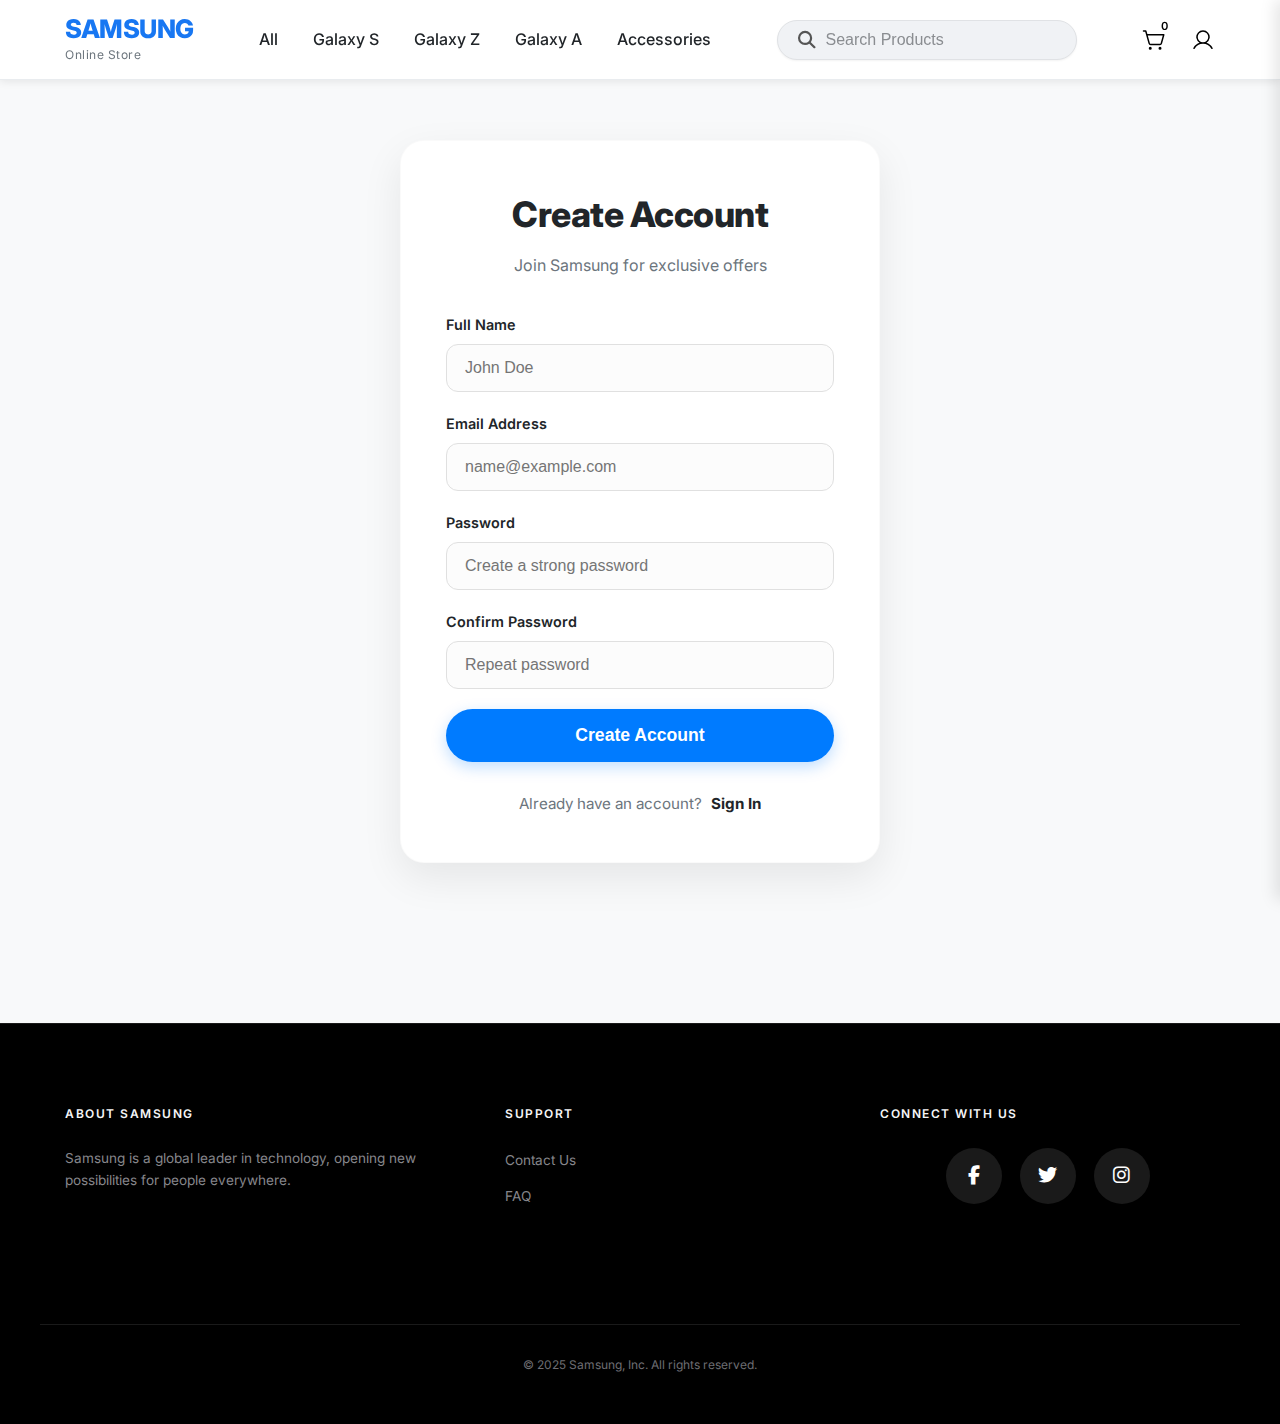
<file: signup.html>
<!DOCTYPE html>
<html lang="en">
<head>
    <meta charset="UTF-8">
    <meta name="viewport" content="width=device-width, initial-scale=1.0">
    <title>Sign Up | Samsung Galaxy Store</title>
    <link rel="stylesheet" href="style.css">
    <link rel="preconnect" href="https://fonts.googleapis.com">
    <link rel="preconnect" href="https://fonts.gstatic.com" crossorigin>
    <link href="https://fonts.googleapis.com/css2?family=Inter:wght@300;400;500;600;700;800;900&display=swap" rel="stylesheet">
    <link rel="stylesheet" href="https://cdnjs.cloudflare.com/ajax/libs/font-awesome/6.5.2/css/all.min.css">
    <style>
        /* Logo and Tagline Alignment */
        .logo-container {
            display: flex;
            flex-direction: column;
            align-items: flex-start;
            justify-content: center;
        }

        .tagline {
            font-size: 0.75rem;
            font-weight: 400;
            margin-top: 2px;
            letter-spacing: 0.5px;
        }

        /* Adjust icon sizes for a more sophisticated look */
        .user-actions .icon-link svg {
            width: 24px;
            height: 24px;
        }

        .user-svg-icon {
            width: 32px;
            height: 32px;
        }

        /* Product Card Adjustments for a more compact and sophisticated look */
        .product-card {
            max-width: 280px; /* Reduced max-width for a smaller card */
        }

        .product-image-container {
            padding: 20px; /* Increased padding to prevent image cropping */
        }

        .product-image-container img {
            /* Removed max-height to show full images */
            width: 100%;
            height: auto;
            object-fit: contain;
        }

        .product-info {
            padding: 12px; /* Reduced padding */
        }

        .product-name {
            font-size: 1rem; /* Slightly smaller product name */
        }

        .product-actions .add-to-cart-btn {
            padding: 8px 12px; /* Smaller buttons */
            font-size: 0.8rem;
        }

        /* Sophisticated Content Styling */
        .product-info {
            text-align: center; /* Center aligning content for a cleaner look */
        }

        .product-name {
            font-weight: 600; /* Semibold for a modern feel */
            margin-bottom: 4px;
        }

        .product-variant {
            font-size: 0.85rem; /* Smaller font size */
            color: #666;       /* Lighter color for secondary info */
            margin-bottom: 8px;
        }

        .product-price {
            font-size: 1.1rem;
            font-weight: 700; /* Bolder current price */
            color: #333;
            margin-bottom: 8px;
        }

        /* Style for button click effect */
        .product-actions button:active {
            transform: scale(0.95);
            transition: transform 0.1s ease;
        }

        /* Modern, Clean, Sophisticated, and Elegant Limited Time Offer Section */
        .offer-section {
            background: linear-gradient(135deg, #f8f9fa 0%, #e9ecef 100%);
            min-height: 400px;
            position: relative;
            overflow: hidden;
            display: flex;
            align-items: center;
        }

        .offer-section::before {
            content: '';
            position: absolute;
            top: 0;
            left: 0;
            right: 0;
            bottom: 0;
            background: url('data:image/svg+xml,<svg xmlns="http://www.w3.org/2000/svg" viewBox="0 0 100 100"><defs><pattern id="grain" width="100" height="100" patternUnits="userSpaceOnUse"><circle cx="25" cy="25" r="1" fill="%23ffffff" opacity="0.1"/><circle cx="75" cy="75" r="1" fill="%23ffffff" opacity="0.1"/><circle cx="50" cy="10" r="0.5" fill="%23ffffff" opacity="0.05"/><circle cx="10" cy="50" r="0.5" fill="%23ffffff" opacity="0.05"/><circle cx="90" cy="50" r="0.5" fill="%23ffffff" opacity="0.05"/><circle cx="50" cy="90" r="0.5" fill="%23ffffff" opacity="0.05"/></pattern></defs><rect width="100" height="100" fill="url(%23grain)"/></svg>');
            pointer-events: none;
        }

        .offer-content-wrapper {
            max-width: 1200px;
            margin: 0 auto;
            padding: 0 20px;
            display: grid;
            grid-template-columns: 1fr 1fr;
            gap: 60px;
            align-items: center;
            position: relative;
            z-index: 1;
        }

        .offer-text-content {
            text-align: left;
        }

        .offer-text-content .offer-title {
            font-size: 3.5rem;
            font-weight: 700;
            color: #1a1a1a;
            margin-bottom: 1rem;
            line-height: 1.1;
            letter-spacing: -0.02em;
        }

        .offer-text-content .offer-product {
            font-size: 1.5rem;
            font-weight: 500;
            color: #007bff;
            margin-bottom: 1.5rem;
            text-transform: uppercase;
            letter-spacing: 0.05em;
        }

        .offer-text-content .offer-details p {
            font-size: 1.1rem;
            color: #6c757d;
            margin-bottom: 2rem;
            line-height: 1.6;
        }

        .offer-text-content .offer-cta {
            display: inline-block;
            padding: 16px 32px;
            background: linear-gradient(135deg, #007bff 0%, #0056b3 100%);
            color: #fff;
            text-decoration: none;
            font-size: 1rem;
            font-weight: 600;
            border-radius: 50px;
            box-shadow: 0 8px 25px rgba(0, 123, 255, 0.3);
            transition: all 0.3s ease;
            text-transform: uppercase;
            letter-spacing: 0.05em;
        }

        .offer-text-content .offer-cta:hover {
            transform: translateY(-3px);
            box-shadow: 0 12px 35px rgba(0, 123, 255, 0.4);
            background: linear-gradient(135deg, #0056b3 0%, #004085 100%);
        }

        .offer-image-container {
            display: flex;
            align-items: center;
            justify-content: center;
            position: relative;
            background: #fff;
            border-radius: 24px;
            padding: 30px;
            box-shadow: 0 25px 80px rgba(0, 0, 0, 0.1);
            transition: all 0.3s ease;
        }

        .offer-image-container:hover {
            transform: translateY(-5px);
            box-shadow: 0 35px 100px rgba(0, 0, 0, 0.15);
        }

        .offer-image-container img {
            max-width: 100%;
            width: 100%;
            height: auto;
            border-radius: 16px;
            background: #fff;
            box-shadow: 0 15px 40px rgba(0, 0, 0, 0.1);
            transition: all 0.3s ease;
        }

        .offer-image-container img:hover {
            transform: scale(1.02);
            box-shadow: 0 20px 50px rgba(0, 0, 0, 0.15);
        }

        .countdown-timer {
            display: flex;
            justify-content: center;
            gap: 20px;
            margin-top: 3rem;
            grid-column: 1 / -1;
        }

        .countdown-timer .timer-box {
            background: #fff;
            border-radius: 16px;
            padding: 20px;
            text-align: center;
            box-shadow: 0 8px 25px rgba(0, 0, 0, 0.1);
            min-width: 80px;
            transition: transform 0.3s ease;
        }

        .countdown-timer .timer-box:hover {
            transform: translateY(-5px);
        }

        .countdown-timer .timer-value {
            display: block;
            font-size: 2.5rem;
            font-weight: 700;
            color: #1a1a1a;
            line-height: 1;
        }

        .countdown-timer .timer-label {
            display: block;
            font-size: 0.8rem;
            color: #6c757d;
            text-transform: uppercase;
            letter-spacing: 0.1em;
            margin-top: 8px;
            font-weight: 500;
        }

        @media (max-width: 768px) {
            .offer-section {
                padding: 20px 0;
            }

            .offer-content-wrapper {
                grid-template-columns: 1fr;
                gap: 15px;
            }

            .offer-text-content {
                text-align: center;
            }

            .offer-text-content .offer-title {
                font-size: 1.5rem;
                margin-bottom: 0.3rem;
            }

            .offer-text-content .offer-product {
                font-size: 1rem;
                margin-bottom: 0.8rem;
            }

            .offer-text-content .offer-details p {
                font-size: 0.8rem;
                margin-bottom: 0.8rem;
            }

            .offer-text-content .offer-cta {
                padding: 10px 20px;
                font-size: 0.8rem;
            }

            .offer-image-container {
                padding: 10px;
                order: 2; /* Move image below text */
            }

            .countdown-timer {
                order: 3; /* Move countdown below image */
                flex-wrap: nowrap;
                gap: 6px;
                justify-content: center;
                margin-top: 1rem;
            }

            .countdown-timer .timer-box {
                min-width: 40px;
                padding: 6px;
            }

            .countdown-timer .timer-value {
                font-size: 1.3rem;
            }

            .countdown-timer .timer-label {
                font-size: 0.6rem;
            }
        }

        /* Hero section image adjustments for a sophisticated look */
        .hero-section {
            position: relative; /* Needed for absolute positioning of children */
            height: 475px !important; /* Set a fixed height for the section */
            display: flex;
            align-items: center;
            justify-content: flex-start;
        }

        .hero-slider {
            position: absolute;
            top: 0;
            left: 0;
            width: 100%;
            height: 100%;
        }
        .hero-slider .slider-image {
            width: 100%;
            height: 100%;
            object-fit: cover; /* Ensure the image covers the area */
            position: absolute; /* Position images on top of each other */
            display: none; /* Hide all images by default */
        }
        .hero-slider .slider-image.active {
            display: block; /* Show only the active image */
        }

        /* Variant Selection Styling */
        .product-options {
            margin: 8px 0;
            display: flex;
            flex-direction: column;
            gap: 6px;
            align-items: center;
        }
        
        .color-options {
            display: flex;
            gap: 6px;
            justify-content: center;
        }
        
        .color-dot {
            width: 14px;
            height: 14px;
            border-radius: 50%;
            cursor: pointer;
            border: 1px solid #ccc;
            transition: transform 0.2s;
        }
        
        .color-dot:hover {
            transform: scale(1.2);
        }
        
        .color-dot.selected {
            outline: 2px solid #333;
            outline-offset: 1px;
        }

        .storage-options {
            display: flex;
            gap: 4px;
            justify-content: center;
            flex-wrap: wrap;
        }

        .storage-badge {
            font-size: 0.7rem;
            padding: 2px 6px;
            border: 1px solid #ddd;
            border-radius: 4px;
            cursor: pointer;
            color: #555;
            transition: all 0.2s;
        }

        .storage-badge:hover {
            border-color: #999;
        }

        .storage-badge.selected {
            background-color: #333;
            color: white;
            border-color: #333;
        }

        /* Back to Top Button */
        #backToTopBtn {
            display: none; /* Hidden by default */
            position: fixed; /* Fixed/sticky position */
            bottom: 20px; /* Place the button at the bottom of the page */
            right: 30px; /* Place the button on the right */
            z-index: 1002; /* Make sure it does not overlap */
            border: none; /* Remove borders */
            outline: none; /* Remove outline */
            background-color: rgba(0, 0, 0, 0.7); /* Transparent black background */
            color: #fff; /* Text color */
            cursor: pointer; /* Add a mouse pointer on hover */
            padding: 15px; /* Some padding */
            border-radius: 50%; /* Circular button */
            font-size: 18px; /* Increase font size */
            width: 50px;
            height: 50px;
            box-shadow: 0 4px 8px rgba(0,0,0,0.2);
        }

        /* Chat Modal Button Styling */
        .chat-modal-btn {
            position: fixed;
            bottom: 90px;
            right: 30px;
            z-index: 100;
            width: 50px;
            height: 50px;
            border-radius: 50%;
            background-color: #007bff;
            color: #fff;
            display: flex;
            align-items: center;
            justify-content: center;
            cursor: pointer;
            box-shadow: 0 4px 8px rgba(0,0,0,0.2);
            transition: transform 0.3s ease;
        }
        .chat-modal-btn:hover {
            transform: scale(1.1);
        }

        /* Chat Widget Window Styling */
        .chat-widget-window {
            position: fixed;
            bottom: 150px;
            right: 30px;
            width: 320px;
            height: 400px;
            background-color: #fff;
            border-radius: 16px;
            box-shadow: 0 5px 30px rgba(0,0,0,0.15);
            z-index: 1000;
            display: none; /* Hidden by default */
            flex-direction: column;
            overflow: hidden;
            border: 1px solid #f0f0f0;
            animation: slideIn 0.3s ease;
        }

        @keyframes slideIn {
            from { opacity: 0; transform: translateY(20px); }
            to { opacity: 1; transform: translateY(0); }
        }

        .chat-header {
            background-color: #007bff;
            color: #fff;
            padding: 15px;
            display: flex;
            justify-content: space-between;
            align-items: center;
        }

        .chat-header h4 {
            margin: 0;
            font-size: 1rem;
            font-weight: 600;
        }

        .chat-close {
            cursor: pointer;
            font-size: 1.2rem;
        }

        .chat-body {
            flex: 1;
            padding: 15px;
            background-color: #f9f9f9;
            overflow-y: auto;
            display: flex;
            flex-direction: column;
        }

        .chat-message {
            background-color: #e9ecef;
            padding: 10px 15px;
            border-radius: 12px;
            border-bottom-left-radius: 2px;
            margin-bottom: 10px;
            font-size: 0.9rem;
            line-height: 1.4;
            color: #333;
            max-width: 85%;
        }

        .chat-message.user-message {
            background-color: #007bff;
            color: #fff;
            align-self: flex-end;
            border-bottom-left-radius: 12px;
            border-bottom-right-radius: 2px;
        }

        .message-time {
            display: block;
            font-size: 0.65rem;
            margin-top: 4px;
            opacity: 0.7;
            text-align: right;
        }

        .chat-footer {
            padding: 10px;
            border-top: 1px solid #eee;
            background: #fff;
            display: flex;
            gap: 10px;
        }

        .chat-footer input {
            flex: 1;
            padding: 10px;
            border: 1px solid #ddd;
            border-radius: 20px;
            outline: none;
            font-size: 0.9rem;
        }

        .chat-footer button {
            background: #007bff;
            color: #fff;
            border: none;
            width: 36px;
            height: 36px;
            border-radius: 50%;
            cursor: pointer;
            display: flex;
            align-items: center;
            justify-content: center;
        }

        /* Typing Indicator Styling */
        .typing-indicator {
            background-color: #e9ecef;
            padding: 15px;
            border-radius: 12px;
            border-bottom-left-radius: 2px;
            margin-bottom: 10px;
            width: fit-content;
            display: flex;
            align-items: center;
            gap: 4px;
        }
        .typing-indicator span {
            height: 6px;
            width: 6px;
            background-color: #666;
            border-radius: 50%;
            animation: typing 1.4s infinite ease-in-out both;
        }
        .typing-indicator span:nth-child(1) { animation-delay: -0.32s; }
        .typing-indicator span:nth-child(2) { animation-delay: -0.16s; }
        @keyframes typing {
            0%, 80%, 100% { transform: scale(0); }
            40% { transform: scale(1); }
        }

        /* Blur effect when chat is active */
        body.chat-active > header,
        body.chat-active > main,
        body.chat-active > footer {
            filter: blur(5px);
            pointer-events: none;
            transition: filter 0.3s ease;
        }

        /* User Dropdown Styling - Premium Look */
        .user-dropdown-container {
            position: relative;
        }

        .user-dropdown-menu {
            visibility: hidden;
            opacity: 0;
            position: absolute;
            top: 100%;
            right: 0;
            background: rgba(255, 255, 255, 0.9);
            backdrop-filter: blur(10px);
            width: 220px;
            border-radius: 16px;
            box-shadow: 0 15px 35px rgba(0,0,0,0.1);
            padding: 10px;
            transform: translateY(15px);
            transition: all 0.3s cubic-bezier(0.165, 0.84, 0.44, 1);
            z-index: 1001;
            margin-top: 10px;
            border: 1px solid rgba(255,255,255,0.5);
        }

        /* Bridge gap for hover stability */
        .user-dropdown-menu::before {
            content: "";
            position: absolute;
            top: -20px;
            left: 0;
            width: 100%;
            height: 20px;
        }

        /* Arrow pointing up */
        .user-dropdown-menu::after {
            content: "";
            position: absolute;
            top: -6px;
            right: 15px;
            width: 12px;
            height: 12px;
            background: #ffffff;
            transform: rotate(45deg);
            border-top: 1px solid rgba(0,0,0,0.05);
            border-left: 1px solid rgba(0,0,0,0.05);
        }

        .user-dropdown-container:hover .user-dropdown-menu {
            visibility: visible;
            opacity: 1;
            transform: translateY(0);
        }

        .user-dropdown-menu a {
            display: block;
            padding: 10px 15px;
            color: #333;
            text-decoration: none;
            font-weight: 500;
            border-radius: 8px;
            transition: background 0.2s, color 0.2s;
            font-size: 0.9rem;
            margin-bottom: 2px;
        }

        .user-dropdown-menu a:hover {
            background-color: rgba(0, 123, 255, 0.1);
            color: #007bff;
        }

        /* Value Proposition Section - Mi.com style */
        .value-prop {
            padding: 60px 0;
            background-color: #fff;
            border-top: 1px solid #e0e0e0;
            border-bottom: 1px solid #e0e0e0;
            margin-top: 0;
            text-align: center;
            width: 100%;
        }

        .value-prop-title {
            text-align: center;
            margin-top: 0;
            margin-bottom: 40px;
            font-size: 36px;
            font-weight: 700;
            color: #333;
        }

        .value-prop-items {
            display: flex;
            justify-content: center;
            width: 100%;
        }

        .prop-item {
            display: flex;
            flex-direction: column;
            align-items: center;
            text-align: center;
            padding: 30px 40px;
            position: relative;
            color: #333;
            flex: 1;
            width: 100%;
            box-sizing: border-box;
        }

        /* Vertical divider */
        .prop-item:not(:last-child)::after {
            content: "";
            position: absolute;
            right: 0;
            top: 50%;
            transform: translateY(-50%);
            height: 40px;
            width: 1px;
            background-color: #e0e0e0;
        }

        .prop-icon {
            font-size: 40px;
            margin-bottom: 20px;
            color: #007bff;
            transition: color 0.3s ease;
            display: inline-block;
            cursor: pointer;
        }

        .prop-item:hover .prop-icon {
            color: #000;
            transform: none;
        }

        .prop-item h4 {
            font-size: 20px;
            font-weight: 600;
            margin-bottom: 10px;
        }

        .prop-item p {
            font-size: 16px;
            color: #757575;
            max-width: 280px;
            line-height: 1.6;
        }

        @media (max-width: 768px) {
            .value-prop {
                padding: 20px 0;
            }
            .value-prop-items {
                flex-direction: column;
            }
            .prop-item {
                padding: 20px;
                border-bottom: 1px solid #f0f0f0;
            }
            .prop-item:not(:last-child)::after {
                display: none;
            }
            .prop-item:last-child {
                border-bottom: none;
            }
        }

        /* Discover More Section - 5 Columns 4 Rows Layout */
        .discover-more-section .product-grid {
            display: grid;
            grid-template-columns: repeat(5, 1fr);
            grid-template-rows: repeat(4, 1fr);
            gap: 20px;
        }

        .discover-more-section .product-card {
            max-width: 224px; /* Adjusted for 5 columns in 1200px container */
        }

        .discover-more-section .product-image-container img {
            max-height: 160px; /* Adjusted image height */
        }

        @media (max-width: 1200px) {
            .discover-more-section .product-grid {
                grid-template-columns: repeat(4, 1fr);
                grid-template-rows: repeat(4, 1fr);
            }
        }

        @media (max-width: 768px) {
            .discover-more-section .product-grid {
                grid-template-columns: repeat(3, 1fr);
                grid-template-rows: repeat(4, 1fr);
            }
        }

        @media (max-width: 480px) {
            .discover-more-section .product-grid {
                grid-template-columns: repeat(2, 1fr);
                grid-template-rows: repeat(4, 1fr);
            }
        }

        .footer-bottom {
            text-align: center;
        }

        .cart-count {
            position: relative;
            top: -0.5em;
            font-size: 0.8em;
            margin-left: 2px;
            color: #ff0000;
            font-weight: bold;
        }

        .cart-icon {
            margin-right: 20px;
        }

        @media (max-width: 768px) {
            .cart-count {
                top: -2px;
            }
        }

        /* Mobile Responsive Footer - Very Short */
        @media (max-width: 768px) {
            .main-footer {
                padding: 20px 0;
            }

            .footer-content {
                flex-direction: column;
                gap: 15px;
            }

            .footer-section {
                text-align: center;
                padding: 10px 0;
            }

            .footer-section.about p {
                font-size: 0.85rem;
                line-height: 1.4;
                margin-bottom: 10px;
            }

            .footer-section.links ul {
                padding: 0;
                margin: 0;
                display: flex;
                flex-wrap: wrap;
                justify-content: center;
                gap: 10px;
            }

            .footer-section.links li {
                margin: 0;
            }

            .footer-section.links a {
                font-size: 0.85rem;
                padding: 5px 10px;
            }

            .footer-section.social .social-links {
                justify-content: center;
                margin-bottom: 10px;
            }

            .footer-section.social .newsletter {
                margin-top: 10px;
            }

            .footer-section.social .newsletter input,
            .footer-section.social .newsletter button {
                font-size: 0.8rem;
                padding: 8px;
            }

            .footer-bottom {
                font-size: 0.8rem;
                padding: 10px 0;
                text-align: center;
            }

            /* Hide desktop footer on mobile */
            .desktop-footer {
                display: none;
            }

            /* Show mobile footer on mobile */
            .mobile-footer {
                display: block;
            }
        }

        /* Mobile Footer */
        .mobile-footer {
            display: none;
            background-color: #000000;
            padding: 40px 20px 20px;
            border-top: 1px solid #1a1a1a;
            color: #f5f5f7;
        }

        .mobile-footer-content {
            display: flex;
            flex-direction: column;
            max-width: 100%;
            margin: 0 auto;
        }

        .mobile-footer-section {
            border-bottom: 1px solid #222;
            margin-bottom: 0;
        }

        .mobile-footer-section details {
            width: 100%;
        }

        .mobile-footer-section summary {
            padding: 18px 0;
            cursor: pointer;
            list-style: none;
            display: flex;
            justify-content: space-between;
            align-items: center;
            font-size: 0.95rem;
            font-weight: 500;
            color: #f5f5f7;
            outline: none;
        }

        .mobile-footer-section summary::-webkit-details-marker {
            display: none;
        }

        .mobile-footer-section summary::after {
            content: '+';
            font-size: 1.2rem;
            font-weight: 300;
            transition: transform 0.3s ease;
        }

        .mobile-footer-section details[open] summary::after {
            transform: rotate(45deg);
        }

        .mobile-footer-section ul {
            list-style: none;
            padding: 0 0 20px 0;
            margin: 0;
        }

        .mobile-footer-section ul li {
            margin-bottom: 12px;
        }

        .mobile-footer-section ul li a {
            color: #86868b;
            text-decoration: none;
            font-size: 0.9rem;
            transition: color 0.3s ease;
            display: block;
        }

        .mobile-footer-section ul li a:hover {
            color: #f5f5f7;
        }

        /* Social Section */
        .mobile-footer-section.social-section {
            border-bottom: none;
            padding: 30px 0;
            text-align: center;
        }

        .social-links {
            display: flex;
            justify-content: center;
            gap: 25px;
        }

        .social-links a {
            color: #f5f5f7;
            font-size: 1.2rem;
            width: 44px;
            height: 44px;
            display: flex;
            align-items: center;
            justify-content: center;
            border-radius: 50%;
            border: 1px solid rgba(245, 245, 247, 0.3);
            background: rgba(255,255,255,0.05);
            transition: all 0.3s ease;
            text-decoration: none;
        }

        .social-links a:hover {
            background: #007bff;
            color: #fff;
            transform: translateY(-3px);
        }

        .mobile-footer-bottom {
            text-align: center;
            padding: 20px 0 0;
            border-top: 1px solid #222;
            background-color: transparent;
            margin-top: 0;
        }

        .mobile-footer-bottom p {
            margin: 0;
            font-size: 0.75rem;
            color: #6e6e73;
        }

        @media (max-width: 768px) {
            .main-footer {
                display: none;
            }
            .mobile-footer {
                display: block;
            }
        }
    </style>
</head>
<body>
    <!-- Header -->
    <header class="main-header">
        <nav>
            <div class="logo-container">
                <div class="logo"><a href="index.html" style="text-decoration: none; color: inherit;">SAMSUNG</a></div>
                <span class="tagline">Online Store</span>
            </div>
            <div class="nav-links-container">
                <ul class="nav-links">
                    <li><a href="index.html">All</a></li>
                    <li><a href="galaxy-s.html">Galaxy S</a></li>
                    <li><a href="galaxy-z.html">Galaxy Z</a></li>
                    <li><a href="galaxy-a.html">Galaxy A</a></li>
                    <li><a href="accessories.html">Accessories</a></li>
                </ul>
            </div>
            <div class="hamburger"><i class="fas fa-bars"></i></div>
            <div class="close-icon"><i class="fas fa-times"></i></div>
            <div class="search-bar">
                <i class="fas fa-search"></i>
                <input type="text" placeholder="Search Products">
            </div>
            <div class="user-actions">
                <a href="#" class="icon-link cart-icon" aria-label="Shopping Cart">
                    <img src="assets/images/cartphos.svg" alt="Shopping Cart" class="icon-svg">
                    <span class="cart-count">0</span>
                </a>
                <div class="user-dropdown-container">
                    <a href="#" class="icon-link user-icon" aria-label="User Profile">
                        <img src="assets/images/userphos.svg" alt="User Profile" class="icon-svg">
                    </a>
                    <div class="user-dropdown-menu">
                        <a href="signin.html">Sign In</a>
                        <a href="signup.html">Sign Up</a>
                    </div>
                </div>
            </div>
        </nav>
    </header>

    <!-- Main Content: Sign Up Form -->
    <main class="page-content">
        <section class="auth-section">
            <div class="auth-card">
                <div class="auth-header">
                    <h2>Create Account</h2>
                    <p>Join Samsung for exclusive offers</p>
                </div>
                <form class="auth-form" action="#" method="POST">
                    <div class="form-group">
                        <label for="fullname">Full Name</label>
                        <input type="text" id="fullname" name="fullname" placeholder="John Doe" required>
                    </div>
                    <div class="form-group">
                        <label for="email">Email Address</label>
                        <input type="email" id="email" name="email" placeholder="name@example.com" required>
                    </div>
                    <div class="form-group">
                        <label for="password">Password</label>
                        <input type="password" id="password" name="password" placeholder="Create a strong password" required>
                    </div>
                    <div class="form-group">
                        <label for="confirm-password">Confirm Password</label>
                        <input type="password" id="confirm-password" name="confirm-password" placeholder="Repeat password" required>
                    </div>
                    
                    <button type="submit" class="auth-btn">Create Account</button>
                </form>
                <div class="auth-footer">
                    Already have an account? <a href="signin.html">Sign In</a>
                </div>
            </div>
        </section>
    </main>

    <!-- Footer -->
    <footer class="main-footer">
        <div class="footer-content">
            <div class="footer-section about">
                <h3>About Samsung</h3>
                <p>Samsung is a global leader in technology, opening new possibilities for people everywhere.</p>
            </div>
            <div class="footer-section links">
                <h3>Support</h3>
                <ul>
                    <li><a href="#">Contact Us</a></li>
                    <li><a href="#">FAQ</a></li>
                </ul>
            </div>
            <div class="footer-section social">
                <h3>Connect With Us</h3>
                <div class="social-links">
                    <a href="#" target="_blank"><i class="fab fa-facebook-f"></i></a>
                    <a href="#" target="_blank"><i class="fab fa-twitter"></i></a>
                    <a href="#" target="_blank"><i class="fab fa-instagram"></i></a>
                </div>
            </div>
        </div>
        <div class="footer-bottom">
            &copy; 2025 Samsung, Inc. All rights reserved.
        </div>
    </footer>

    <!-- Cart Sidebar & Scripts -->
    <div class="cart-overlay" id="cartOverlay"></div>
    <aside class="cart-sidebar" id="cartSidebar">
        <div class="cart-header">
            <h3>Your Cart</h3>
            <button class="close-cart" id="closeCart">&times;</button>
        </div>
        <div class="cart-items" id="cartItems">
            <p class="empty-cart-message">Your cart is empty.</p>
        </div>
        <div class="cart-footer">
            <div class="cart-total">
                <span>Total:</span>
                <span class="total-price">$0.00</span>
            </div>
            <button class="checkout-button">Checkout</button>
        </div>
    </aside>

    <script src="script.js"></script>
</body>
</html>
</file>
<file: style.css>
/* Base Reset */
* {
    box-sizing: border-box;
    margin: 0;
    padding: 0;
}

:root {
    --primary-blue: #007bff;
    --samsung-blue: #1877F2; /* Facebook Blue */
    --dark-text: #212529; /* Darker text for better contrast */
    --light-gray: #f8f9fa;
    --medium-gray: #e9ecef;
    --white: #ffffff;
    --shadow-light: rgba(0, 0, 0, 0.08);
    --shadow-hover: rgba(0, 0, 0, 0.15);
}

body {
    font-family: "Inter", sans-serif; /* Modern clean font */
    background-color: var(--light-gray);
    color: var(--dark-text);
    line-height: 1.6;
    -webkit-font-smoothing: antialiased;
    -moz-osx-font-smoothing: grayscale;
    overflow-x: hidden;
}

/* 1. Header Styling */
.main-header {
    background-color: var(--white);
    border-bottom: 1px solid var(--medium-gray);
    box-shadow: 0 2px 8px var(--shadow-light);
    position: sticky;
    top: 0;
    z-index: 1000;
}

.main-header nav {
    max-width: 1200px;
    margin: 0 auto;
    padding: 15px 25px;
    display: flex;
    justify-content: space-between;
    align-items: center;
}

.logo-container {
    display: flex;
    flex-direction: column;
}

.logo {
    font-size: 1.6rem;
    font-weight: 800;
    color: var(--samsung-blue);
    letter-spacing: -0.5px;
    line-height: 1.1;
}

.tagline {
    font-size: 0.7rem;
    font-weight: 500;
    color: #6c757d;
    letter-spacing: 0.5px;
}

.nav-links {
    list-style: none;
    display: flex;
    gap: 35px;
}

.nav-links a {
    text-decoration: none;
    color: var(--dark-text);
    font-weight: 500;
    transition: color 0.3s ease;
    padding: 5px 0;
    position: relative;
}

.nav-links a:hover {
    color: var(--primary-blue);
}

.nav-links a::after {
    content: "";
    position: absolute;
    left: 0;
    bottom: 0;
    width: 0;
    height: 2px;
    background-color: var(--primary-blue);
    transition: width 0.3s ease;
}

.nav-links a:hover::after {
    width: 100%;
}


.user-actions {
    display: flex;
    gap: 5px !important;
}

/* Search Bar Styling */
.search-bar {
    display: flex;
    align-items: center;
    background-color: #F0F2F5; /* A softer, more premium light gray */
    border: 1px solid #E0E2E5; /* A subtle border */
    border-radius: 25px;
    padding: 10px 20px; /* Increased padding for a more spacious feel */
    box-shadow: 0 1px 2px rgba(0,0,0,0.05); /* Softer shadow */
    transition: all 0.3s cubic-bezier(0.25, 0.8, 0.25, 1); /* Smoother transition */
    width: 300px; /* A bit wider by default */
}

.search-bar:hover {
    box-shadow: 0 4px 8px rgba(0,0,0,0.1); /* Slightly more pronounced shadow on hover */
}

.search-bar:focus-within {
    background-color: var(--white);
    border-color: var(--primary-blue);
    box-shadow: 0 0 0 4px rgba(0, 123, 255, 0.1), 0 1px 2px rgba(0,0,0,0.05); /* More prominent focus ring */
    width: 350px;
}

.search-bar i {
    color: #555; /* Darker icon for better contrast */
    font-size: 1.1rem;
    margin-right: 10px; /* Space between icon and input */
}

.search-bar input {
    border: none;
    background: transparent;
    outline: none;
    padding: 0;
    font-size: 1rem;
    font-weight: 500; /* Slightly bolder font */
    color: var(--dark-text);
    flex-grow: 1;
}

.search-bar input::placeholder {
    color: #8A8D91; /* Softer placeholder color */
    font-weight: 400;
}



/* Responsive adjustments for search bar */
@media (max-width: 992px) {
    .search-bar {
        width: 200px; /* Smaller width on medium screens */
    }
    .search-bar:focus-within {
        width: 250px; /* Expand less on medium screens */
    }
}

@media (max-width: 768px) {
    .search-bar {
        width: 100%; /* Full width on mobile */
        margin-top: 10px;
        order: 3; /* Position it below nav links and user actions */
    }
    .search-bar:focus-within {
        width: 100%;
    }
}





/* 2. Hero Section */
.hero-section {
    background-size: cover;
    background-position: center center;
    height: 70vh; /* Slightly taller hero */
    display: flex;
    align-items: center;
    justify-content: flex-start; /* Align content to the left */
    color: var(--white);
    margin-bottom: 60px;
    position: relative;
    padding-left: 8%; /* Adjust padding for content */
}

.hero-section::before {
    content: "";
    position: absolute;
    top: 0;
    left: 0;
    right: 0;
    bottom: 0;
    background: none;
    z-index: 1;
}

.hero-content {
    position: relative;
    z-index: 2;
    max-width: 500px;
    text-align: left;
}

.hero-title {
    font-size: 3.8rem;
    margin-bottom: 20px;
    font-weight: 900;
    line-height: 1.1;
    text-shadow: 2px 2px 8px var(--shadow-light);
    color: black;
}

.hero-subtitle {
    font-size: 1.3rem;
    margin-bottom: 35px;
    opacity: 0.95;
    font-weight: 400;
    color: black;
}

.cta-button {
    display: inline-block;
    padding: 14px 40px;
    background-color: var(--primary-blue);
    color: var(--white);
    text-decoration: none;
    border-radius: 8px; /* Slightly more rounded */
    font-weight: 600;
    transition: background-color 0.3s ease, transform 0.2s ease;
    box-shadow: 0 4px 10px var(--shadow-light);
}

.cta-button:hover {
    background-color: #0056b3; /* Darker shade on hover */
    transform: translateY(-2px);
}

/* 3. Product Grid */
.product-listings {
    max-width: 1200px;
    margin: 0 auto 80px;
    padding: 0 25px;
}

.product-listings h2 {
    text-align: center;
    margin-bottom: 50px;
    font-size: 2.5rem;
    color: var(--dark-text);
    font-weight: 800;
}

.product-grid {
    display: grid;
    grid-template-columns: repeat(4, 1fr);
    gap: 30px;
}

.popular-grid {
    grid-template-columns: repeat(4, 1fr);
}

/* Product Card - Premium Redesign */
.product-card {
    background-color: var(--white);
    border-radius: 16px; /* 16px rounded corners */
    text-align: left;
    transition: transform 0.3s ease, box-shadow 0.3s ease;
    box-shadow: 0 4px 12px rgba(0, 0, 0, 0.08); /* Softer shadow */
    display: flex;
    flex-direction: column;
    overflow: hidden; /* For smooth image zoom and button animation */
    position: relative;
    padding: 20px; /* Sufficient whitespace */
    border: none; /* Borderless */
}

.product-card:hover {
    transform: translateY(-5px); /* Subtle lift on hover */
    box-shadow: 0 8px 20px rgba(0, 0, 0, 0.12); /* Enhanced shadow on hover */
}

.product-badge {
    position: absolute;
    top: 15px;
    left: 15px;
    background-color: var(--samsung-blue); /* A prominent color */
    color: var(--white);
    padding: 4px 10px;
    border-radius: 20px; /* Pill shape for badge */
    font-size: 0.75rem;
    font-weight: 600;
    z-index: 10;
    text-transform: uppercase;
    letter-spacing: 0.5px;
}

.product-card .product-image-container {
    padding: 10px; /* Adjust padding around image */
    display: flex;
    align-items: center;
    justify-content: center;
    height: 200px; /* Adjusted height */
    margin-bottom: 15px;
    position: relative; /* For image shadow */
}



.product-card img {
    max-width: 100%;
    max-height: 100%;
    object-fit: contain;
    transition: transform 0.4s cubic-bezier(0.25, 0.8, 0.25, 1); /* Smoother zoom transition */
}

.product-card:hover img {
    transform: scale(1.05); /* 1.05x zoom on hover */
}

.product-info {
    padding: 0 5px; /* Adjust padding */
    flex-grow: 1;
    display: flex;
    flex-direction: column;
    text-align: center; /* Center product info */
}

.product-name {
    font-size: 1.4rem; /* Adjusted font size */
    font-weight: 700;
    color: var(--dark-text);
    margin: 0 0 5px 0;
}

.product-variant {
    font-size: 0.9rem;
    color: #6c757d; /* Light gray for sub-text */
    margin-bottom: 10px;
}

.product-price {
    font-size: 1.6rem;
    font-weight: 800;
    color: var(--dark-text); /* Primary color for current price */
    margin: 0 0 15px 0;
    display: flex; /* To align old and new price */
    justify-content: center;
    align-items: baseline;
    gap: 8px;
}

.product-price .old-price {
    font-size: 1rem;
    color: #adb5bd; /* Lighter gray for old price */
    text-decoration: line-through; /* Strikethrough */
    font-weight: 500;
}

.feature-tag {
    font-size: 0.8rem;
    font-weight: 600;
    padding: 5px 12px;
    border-radius: 20px;
    background-color: var(--primary-blue);
    color: var(--white);
    margin: 0 auto 15px auto; /* Center the feature tag */
    align-self: center; /* Ensure it's centered */
}

.product-actions {
    margin-top: auto; /* Push to bottom */
    display: flex;
    justify-content: center; /* Center buttons */
    gap: 10px;
    position: relative; /* Keep relative for favorite button positioning */
    padding-top: 10px; /* Space above buttons */
    /* Removed overflow: hidden; */
}

.add-to-cart-btn {
    position: static; /* Make it flow naturally */
    /* bottom: 0;
    left: 0; */
    width: 100%;
    padding: 12px 20px;
    background-color: #000000; /* Black background */
    color: var(--white); /* White text */
    border: none;
    border-radius: 50px; /* Pill-shaped */
    font-size: 1rem;
    font-weight: 600;
    cursor: pointer;
    /* Removed transition, transform, opacity for hover effect */
    z-index: 5;
}
/* Removed .product-card:hover .add-to-cart-btn */

.add-to-favorites {
    background-color: transparent;
    color: var(--primary-blue);
    border: 1px solid var(--medium-gray);
    width: 40px; /* Smaller favorite button */
    height: 40px;
    border-radius: 50%; /* Circular */
    display: flex;
    align-items: center;
    justify-content: center;
    flex-shrink: 0; 
    transition: all 0.3s ease;
    position: absolute; /* Position independently */
    top: 10px;
    right: 10px;
    z-index: 10;
    box-shadow: 0 2px 5px rgba(0,0,0,0.1);
}

.add-to-favorites:hover {
    background-color: var(--medium-gray);
    color: var(--dark-text);
    transform: scale(1.1);
}

.add-to-favorites.active {
    color: #ff4b4b;
    font-weight: 900;
}

/* Offer Section - Redesigned Premium Look */
.offer-section {
    background-color: #000000; /* Rich Black */
    color: var(--white);
    padding: 60px 25px; /* Reduced vertical padding */
    margin: 80px auto;
    max-width: 1400px; /* Slightly wider */
    border-radius: 16px; /* Slightly more rounded */
    overflow: hidden; /* For animation purposes */
    position: relative;
    box-shadow: 0 10px 30px rgba(0, 0, 0, 0.5); /* Deep shadow */
    transition: transform 0.5s ease-in-out; /* Smooth hover animation */
}

.offer-section:hover {
    transform: scale(1.01); /* Subtle zoom-in effect on hover */
}

.offer-content-wrapper {
    display: grid;
    grid-template-columns: 1fr auto 1fr; /* Text | Image | Timer */
    align-items: center;
    max-width: 1200px;
    margin: 0 auto;
    gap: 40px;
}

.offer-text-content {
    flex: 1;
    min-width: 300px; /* Ensure text content takes enough space */
    text-align: left;
}

.offer-image-container {
    display: flex;
    justify-content: center;
    align-items: center;
    padding: 20px;
}

.offer-image-container img {
    max-width: 100%;
    height: auto;
    max-height: 250px; /* Limit image height */
    object-fit: contain;
    filter: drop-shadow(0 10px 20px rgba(0,0,0,0.4)); /* Premium shadow */
    transition: transform 0.3s ease-in-out;
}

.offer-image-container img:hover {
    transform: scale(1.05); /* Subtle zoom on hover */
}

.offer-title {
    font-size: 3.8rem; /* Large and clear */
    font-weight: 900;
    margin-bottom: 10px;
    line-height: 1.1;
    color: var(--white);
    text-shadow: 2px 2px 10px rgba(0,0,0,0.7);
}

.offer-product {
    font-size: 2rem;
    font-weight: 600;
    margin-bottom: 20px;
    color: #FFD700; /* Gold color for product name */
}

.offer-details p {
    font-size: 1.2rem;
    margin-bottom: 30px;
    line-height: 1.6;
    color: #cccccc;
}

/* Countdown Timer */
.countdown-timer {
    display: flex;
    gap: 20px;
    justify-content: center;
    align-items: center;
}

.timer-box {
    background-color: rgba(255, 255, 255, 0.1); /* Semi-transparent white */
    border: 1px solid rgba(255, 255, 255, 0.3); /* Thin white border */
    border-radius: 8px;
    padding: 15px 20px;
    text-align: center;
    min-width: 90px;
    box-shadow: 0 2px 10px rgba(0,0,0,0.3);
}

.timer-value {
    display: block;
    font-size: 2.5rem;
    font-weight: 700;
    color: var(--white);
    line-height: 1;
    margin-bottom: 5px;
}

.timer-label {
    display: block;
    font-size: 0.9rem;
    color: #cccccc;
    text-transform: uppercase;
}

/* CTA Button - Pill-shaped */
.offer-cta {
    display: inline-block;
    background-color: var(--white); /* White background */
    color: #000000; /* Black text */
    padding: 15px 40px;
    border-radius: 50px; /* Pill-shaped */
    text-decoration: none;
    font-weight: 700;
    font-size: 1.1rem;
    transition: transform 0.3s ease, box-shadow 0.3s ease;
    box-shadow: 0 5px 15px rgba(0,0,0,0.3);
    border: none; /* Remove default button border */
}

.offer-cta:hover {
    transform: scale(1.05); /* Slightly enlarge on hover */
    box-shadow: 0 8px 20px rgba(0,0,0,0.4);
}

/* Responsive adjustments for Offer Section */
@media (max-width: 768px) {
    .offer-content-wrapper {
        grid-template-columns: 1fr; /* Stack vertically */
        text-align: center;
    }

    .offer-text-content, .offer-image-container, .countdown-timer {
        margin-bottom: 30px; /* Add spacing between stacked elements */
    }

    .offer-text-content {
        min-width: unset; /* Remove min-width on smaller screens */
        text-align: center;
    }

    .offer-image-container {
        order: -1; /* Place image at the top on small screens */
        margin-top: 20px;
    }

    .offer-title {
        font-size: 2.8rem;
    }

    .offer-product {
        font-size: 1.5rem;
    }

    .offer-details p {
        font-size: 1rem;
    }

    .countdown-timer {
        gap: 15px;
        margin-bottom: 40px;
    }

    .timer-box {
        padding: 10px 15px;
        min-width: 70px;
    }

    .timer-value {
        font-size: 2rem;
    }

    .timer-label {
        font-size: 0.8rem;
    }

    .offer-cta {
        padding: 12px 30px;
        font-size: 1rem;
    }
}

@media (max-width: 480px) {
    .offer-section {
        padding: 50px 15px;
        margin: 50px auto;
    }

    .offer-title {
        font-size: 2rem;
    }

    .offer-product {
        font-size: 1.2rem;
    }
}


/* Testimonials Section */
.testimonials-section {
    max-width: 1200px;
    margin: 60px auto;
    padding: 0 25px;
    text-align: center;
}

.testimonials-section h2 {
    font-size: 2.5rem;
    font-weight: 800;
    margin-bottom: 50px;
}

.testimonial-grid {
    display: grid;
    grid-template-columns: repeat(auto-fit, minmax(300px, 1fr));
    gap: 30px;
}

.testimonial-card {
    background-color: var(--white);
    padding: 30px;
    border-radius: 12px;
    box-shadow: 0 5px 15px var(--shadow-light);
    text-align: left;
}

.testimonial-card p {
    font-size: 1.1rem;
    line-height: 1.6;
    margin-bottom: 20px;
}

.testimonial-card h4 {
    font-size: 1rem;
    font-weight: 700;
    text-align: right;
    color: var(--primary-blue);
}

/* 4. Value Proposition */
.value-prop {
    max-width: 1200px;
    margin: 60px auto;
    padding: 50px 25px;
    display: flex;
    justify-content: space-around;
    gap: 30px;
    background-color: var(--white); /* White background for this section */
    border-radius: 12px;
    box-shadow: 0 5px 15px var(--shadow-light);
}

.prop-item {
    text-align: center;
    flex-basis: 30%;
    padding: 20px;
    transition: transform 0.3s ease;
}

.prop-icon {
    font-size: 3rem; /* Larger icons */
    display: block;
    margin-bottom: 15px;
    color: var(--primary-blue);
}

.prop-item h4 {
    color: var(--dark-text);
    margin-bottom: 8px;
    font-size: 1.25rem;
    font-weight: 700;
}

.prop-item p {
    font-size: 0.95rem;
    color: #6c757d;
}

/* 5. Footer */
.main-footer {
    background-color: var(--dark-text);
    color: #adb5bd; /* Lighter gray for footer text */
    padding: 50px 25px;
    text-align: center;
    font-size: 0.9rem;
    margin-top: 80px;
}

.hamburger, .close-icon {
    display: none;
    cursor: pointer;
    font-size: 1.5rem;
}

/* @media for smaller screens */
@media (max-width: 992px) {
    .nav-links {
        gap: 20px;
    }
    .hero-title {
        font-size: 3rem;
    }
    .hero-subtitle {
        font-size: 1.1rem;
    }
    .cta-button {
        padding: 12px 30px;
    }
    .product-listings h2 {
        font-size: 2rem;
    }
}

@media (max-width: 768px) {
    .main-header nav {
        flex-wrap: wrap;
        justify-content: space-between;
        padding: 15px 25px;
    }
    .logo-container {
        order: 1;
    }
    .logo {
        width: auto;
        text-align: left;
        margin-bottom: 0;
    }
    .nav-links-container {
        position: fixed;
        top: 75px;
        right: 20px;
        left: auto;
        width: 220px;
        height: auto;
        background: #ffffff;
        backdrop-filter: none;
        z-index: 1001;
        display: flex;
        flex-direction: column;
        justify-content: flex-start;
        align-items: stretch;
        padding: 15px;
        transform: translateY(-20px);
        opacity: 0;
        visibility: hidden;
        transition: all 0.3s cubic-bezier(0.16, 1, 0.3, 1);
        box-shadow: 0 10px 40px rgba(0, 0, 0, 0.15);
        border-radius: 16px;
        border: 1px solid rgba(0,0,0,0.08);
    }
    .nav-links-container.active {
        transform: translateY(0);
        opacity: 1;
        visibility: visible;
    }
    .nav-links {
        flex-direction: column;
        text-align: left;
        gap: 8px;
        width: 100%;
    }
    .nav-links a {
        font-size: 1rem;
        font-weight: 500;
        color: #333;
        padding: 12px 15px;
        border-radius: 8px;
        transition: all 0.2s ease;
        display: block;
        position: relative;
        overflow: hidden;
        letter-spacing: normal;
    }
    .nav-links a::before {
        display: none;
    }
    .nav-links a::after {
        display: none;
    }
    .nav-links a:hover {
        background: #f0f7ff;
        color: #007bff;
        transform: translateX(5px);
    }
    .nav-links a:hover::after {
        display: none;
    }
    .hamburger {
        display: block;
        order: 3;
        color: #333;
    }
    .close-icon {
        display: none; /* Hidden by default */
        position: static;
        order: 3;
        color: #333;
        z-index: 1002;
        background: transparent;
        border-radius: 50%;
        width: auto;
        height: auto;
        align-items: center;
        justify-content: center;
        transition: all 0.3s ease;
        font-size: 1.5rem;
    }
    .close-icon:hover {
        background: transparent;
        color: #007bff;
        transform: rotate(90deg);
    }
    .nav-links-container.active + .hamburger {
        display: none;
    }
    .nav-links-container.active ~ .close-icon {
        display: flex;
    }
    .user-actions {
        order: 2;
        margin-left: auto;
        margin-right: 20px;
    }
    .search-bar {
        order: 4;
        width: 100%;
        margin-top: 15px;
    }

    .hero-section {
        height: 50vh;
        padding-left: 0;
        justify-content: center;
        text-align: center;
    }

    .hero-section::before {
        background: rgba(0,0,0,0.6); /* Uniform dark overlay for mobile */
    }

    .hero-content {
        max-width: 90%;
        text-align: center;
    }

    .hero-title {
        font-size: 2.5rem;
    }
    .hero-subtitle {
        font-size: 1rem;
    }
    .value-prop {
        flex-direction: column;
        margin: 40px auto;
        padding: 30px 20px;
    }
    .prop-item {
        flex-basis: 100%;
        margin-bottom: 20px;
    }
    .prop-item:last-child {
        margin-bottom: 0;
    }
    .product-grid {
        grid-template-columns: repeat(2, 1fr); /* Two columns for side-by-side cards */
        gap: 15px; /* Optimized gap for 2-column layout */
    }
    .product-card {
        background: linear-gradient(135deg, #ffffff 0%, #f8f9fa 100%); /* Subtle gradient background */
        border-radius: 16px; /* Rounded corners for premium look */
        box-shadow: 0 8px 25px rgba(0, 0, 0, 0.08); /* Balanced shadow for elegance */
        border: 1px solid rgba(0, 0, 0, 0.05); /* Subtle border */
        padding: 15px; /* Increased padding for better spacing on mobile */
        transition: transform 0.3s ease, box-shadow 0.3s ease;
    }
    .product-card:hover {
        transform: translateY(-3px);
        box-shadow: 0 12px 35px rgba(0, 0, 0, 0.12);
    }
    .product-card .product-image-container {
        height: 200px; /* Proportional height for 2-column layout */
        margin-bottom: 15px;
        border-radius: 0; /* Flat image container */
        box-shadow: 0 4px 12px rgba(0, 0, 0, 0.06); /* Shadow for depth */
        overflow: hidden; /* For smooth image transitions */
        padding: 20px; /* Further increased padding for better framing */
    }
    .product-name {
        font-size: 0.7rem !important; /* Smaller size for mobile */
        font-weight: 700; /* Bolder for sophistication */
        letter-spacing: 0px; /* Removed spacing for tighter fit */
        white-space: nowrap; /* Prevent wrapping */
        overflow: hidden; /* Hide overflow */
        text-overflow: ellipsis; /* Show ellipsis for long text */
        margin-bottom: 6px;
        line-height: 1.2;
        display: block; /* Standard block display */
        max-width: 100%; /* Constrain to parent width */
        width: 100%; /* Ensure full width */
        min-width: 0; /* Allow shrinking in flex container */
    }
    .product-variant {
        font-size: 0.4rem !important;
        font-weight: 500;
        color: #6c757d;
        margin-bottom: 10px;
    }
    .product-price {
        font-size: 0.6rem !important; /* Smaller for mobile */
        font-weight: 800; /* Extra bold for premium feel */
        letter-spacing: 0.3px;
        margin-bottom: 15px;
        line-height: 1.2;
    }
    .product-price .old-price {
        font-size: 0.5rem !important;
        font-weight: 600;
    }
    .add-to-cart-btn {
        background: linear-gradient(135deg, #000000 0%, #333333 100%); /* Gradient button */
        border: none;
        border-radius: 0; /* No border radius */
        padding: 8px 12px !important; /* Reduced padding for mobile */
        font-size: 0.8rem !important; /* Smaller font size with !important */
        /* font-weight: 700; */
        letter-spacing: 0.3px;
        /* min-height: 44px; Standard touch target */
        width: 100%;
        box-shadow: 0 4px 12px rgba(0, 0, 0, 0.15); /* Shadow for depth */
        transition: transform 0.3s ease, box-shadow 0.3s ease;
    }
    .add-to-cart-btn:hover {
        transform: translateY(-1px);
        box-shadow: 0 6px 16px rgba(0, 0, 0, 0.2);
    }
    .add-to-favorites {
        width: 48px; /* Slightly larger for elegance */
        height: 48px;
        border-radius: 50%;
        background-color: rgba(255, 255, 255, 0.9);
        border: 1px solid rgba(0, 0, 0, 0.1);
        box-shadow: 0 3px 10px rgba(0, 0, 0, 0.1);
        top: 15px;
        right: 15px;
        transition: transform 0.3s ease, box-shadow 0.3s ease;
    }
    .add-to-favorites:hover {
        transform: scale(1.1);
        box-shadow: 0 5px 15px rgba(0, 0, 0, 0.15);
    }
    .product-badge {
        background: linear-gradient(135deg, #1877F2 0%, #42A5F5 100%); /* Gradient badge */
        border-radius: 20px;
        font-weight: 700;
        letter-spacing: 0.5px;
        top: 20px;
        left: 20px;
        padding: 6px 12px;
        box-shadow: 0 3px 10px rgba(0, 0, 0, 0.1);
    }
    .product-card img {
        width: 100%;
        height: 100%;
        object-fit: contain; /* Prevent cropping by fitting the entire image */
        transition: transform 0.4s ease;
    }
    .product-card:hover img {
        transform: scale(1.05); /* Subtle zoom on hover */
    }
    .footer-content{
        flex-direction: column;
        align-items: center;
        text-align: center;
    }
}

@media (max-width: 480px) {
    .hero-title {
        font-size: 2rem;
    }
    .hero-subtitle {
        font-size: 0.9rem;
    }
    .cta-button {
        padding: 10px 25px;
        font-size: 0.9rem;
    }
    .product-listings h2 {
        font-size: 1.8rem;
        margin-bottom: 30px;
    }
    .product-grid {
        grid-template-columns: repeat(2, 1fr);
        gap: 10px;
    }
    .product-card {
        padding: 0px;
    }
    .product-info {
        padding: 0;
    }
    .product-card .product-image-container {
        padding: 0;
        height: 150px;
        margin-bottom: 10px;
    }
    .product-name {
        font-size: 0.4rem;
        white-space: nowrap;
        overflow: hidden;
        text-overflow: ellipsis;
    }
    .product-variant {
        font-size: 0.3rem;

    }
    .product-price {
        font-size: 0.3rem;
    }
    .product-price .old-price {
        font-size: 0.6rem;
    }
    .product-actions {
        padding-top: 0;
    }
    .add-to-cart-btn {
        padding: 6px 10px !important;
        font-size: 0.8rem !important;
    }
    .add-to-favorites {
        width: 30px;
        height: 30px;
        font-size: 0.8rem;
        top: 5px;
        right: 5px;
    }
    .product-badge {
        top: 5px;
        left: 5px;
        font-size: 0.6rem;
        padding: 2px 6px;
    }
    .main-footer {
        padding: 30px 15px;
    }
}

/* Styles for Hero Section Image Slider */
.hero-section {
    position: relative;
    /* overflow: hidden; */ /* Hide overflowing images */
    background: #000; /* Fallback background for hero */
}

.hero-slider {
    position: absolute;
    top: 0;
    left: 0;
    width: 100%;
    height: 100%;
    display: flex;
    justify-content: center;
    align-items: center;
    z-index: 0; /* Behind hero-content and overlay */
}

.hero-slider .slider-image {
    position: absolute;
    width: 100%;
    height: 100%;
    object-fit: cover;
    opacity: 0;
    transition: opacity 1s ease-in-out;
}

.hero-slider .slider-image.active {
    opacity: 1;
}

/* Ensure hero-content and overlay are above slider */
.hero-section::before {
    z-index: 1;
}

.hero-content {
    z-index: 2;
}


/* Styles for App Notification */
.app-notification {
    position: fixed;
    bottom: 30px;
    left: 50%;
    transform: translateX(-50%) translateY(100px); /* Start off-screen */
    background-color: var(--dark-text);
    color: var(--white);
    padding: 12px 25px;
    border-radius: 8px;
    box-shadow: 0 4px 15px rgba(0, 0, 0, 0.2);
    opacity: 0;
    visibility: hidden;
    transition: opacity 0.4s ease-out, transform 0.4s ease-out, visibility 0.4s;
    font-size: 0.95rem;
    z-index: 10000; /* Make it on top */
    min-width: 250px;
    text-align: center;
}

.app-notification.show {
    opacity: 1;
    visibility: visible;
    transform: translateX(-50%) translateY(0);
}

.app-notification.hide {
    opacity: 0;
    transform: translateX(-50%) translateY(100px);
}



/* Styles for User Actions Icons */
.user-actions {
    gap: 20px; /* Adjusted gap for more icons */
}

.user-actions .icon-link {
    display: flex;
    align-items: center;
    text-decoration: none;
    color: var(--dark-text);
    transition: color 0.3s ease;
}

/* .user-actions .icon-link:hover {
    color: var(--primary-blue);
} */

/* .user-actions .icon-link:hover {
    color: var(--primary-blue);
} */

.user-actions .icon-link i,
.user-actions .icon-link svg,
.user-actions .icon-link .icon-svg {
    font-size: 1.5rem; /* Slightly larger icons */
    width: 1.5rem;
    height: 1.5rem;
}

.user-actions .icon-link {
    position: relative;
}

.user-actions .icon-link .cart-count,
.user-actions .icon-link .favorite-count {
    position: absolute;
    top: -8px;
    right: -8px;
    background-color: transparent;
    color: black;
    border-radius: 50%;
    padding: 2px 6px;
    font-size: 0.7em;
    font-weight: 600;
    min-width: 18px;
    text-align: center;
}

.user-actions .icon-link .cart-count {
    top: -12px;
}

/* User Dropdown Styles */
.user-dropdown-container {
    position: relative;
    display: flex;
    align-items: center;
    height: 100%;
}

.user-dropdown-menu {
    position: absolute;
    top: 100%;
    right: 0;
    background-color: var(--white);
    min-width: 150px;
    box-shadow: 0 5px 15px rgba(0,0,0,0.1);
    border-radius: 8px;
    padding: 10px 0;
    z-index: 1000;
    opacity: 0;
    visibility: hidden;
    transform: translateY(10px);
    transition: all 0.3s ease;
    border: 1px solid var(--medium-gray);
}

.user-dropdown-container:hover .user-dropdown-menu {
    opacity: 1;
    visibility: visible;
    transform: translateY(0);
}

.user-dropdown-menu a {
    display: block;
    padding: 10px 20px;
    color: var(--dark-text);
    text-decoration: none;
    font-size: 0.9rem;
    transition: background-color 0.2s, color 0.2s;
    text-align: left;
}

.user-dropdown-menu a:hover {
    background-color: var(--light-gray);
    color: var(--primary-blue);
}

/* Styles for Cart Overlay */
.cart-overlay {
    position: fixed;
    top: 0;
    left: 0;
    width: 85%;
    height: 85%;
    background-color: rgba(0, 0, 0, 0.5);
    z-index: 10000;
    visibility: hidden;
    opacity: 0;
    transition: opacity 0.3s ease, visibility 0.3s ease;
}

.cart-overlay.active {
    visibility: visible;
    opacity: 1;
}

/* Styles for Cart Sidebar */
.cart-sidebar {
    position: fixed;
    top: 0;
    right: 0;
    width: 350px; /* Adjust width as needed */
    height: 100%;
    background-color: var(--white);
    box-shadow: -5px 0 15px rgba(0, 0, 0, 0.1);
    z-index: 10001;
    transform: translateX(100%); /* Start off-screen to the right */
    transition: transform 0.3s ease;
    display: flex;
    flex-direction: column;
}

.cart-sidebar.active {
    transform: translateX(0); /* Slide in */
}

.cart-header {
    display: flex;
    justify-content: space-between;
    align-items: center;
    padding: 15px 20px;
    border-bottom: 1px solid var(--medium-gray);
}

.cart-header h3 {
    font-size: 1.5rem;
    font-weight: 700;
    color: var(--dark-text);
}

.close-cart {
    background: none;
    border: none;
    font-size: 1.8rem;
    cursor: pointer;
    color: #6c757d;
    transition: color 0.3s ease;
}

.close-cart:hover {
    color: var(--dark-text);
}

.cart-items {
    flex-grow: 1;
    padding: 20px;
    overflow-y: auto;
}

.empty-cart-message {
    text-align: center;
    color: #6c757d;
    margin-top: 30px;
}

.cart-item {
    display: flex;
    align-items: center;
    margin-bottom: 20px;
    padding-bottom: 15px;
    border-bottom: 1px dashed var(--medium-gray);
    position: relative;
}

.cart-item:last-child {
    border-bottom: none;
    margin-bottom: 0;
    padding-bottom: 0;
}

.cart-item img {
    width: 80px;
    height: 80px;
    object-fit: contain;
    margin-right: 15px;
    border: 1px solid var(--medium-gray);
    border-radius: 8px;
}

.item-details {
    flex-grow: 1;
}

.item-details h4 {
    font-size: 1.1rem;
    color: var(--dark-text);
    margin-bottom: 5px;
}

.item-details .price {
    font-size: 1rem;
    color: #6c757d;
    margin-bottom: 10px;
}

.quantity-controls {
    display: flex;
    align-items: center;
}

.quantity-controls button {
    background-color: var(--medium-gray);
    border: none;
    padding: 5px 10px;
    cursor: pointer;
    font-size: 1rem;
    border-radius: 4px;
    transition: background-color 0.3s ease;
}

.quantity-controls button:hover {
    background-color: var(--primary-blue);
    color: var(--white);
}

.quantity-controls span {
    margin: 0 10px;
    font-weight: 600;
}

.remove-item {
    background: none;
    border: none;
    color: #dc3545;
    cursor: pointer;
    font-size: 1rem;
    position: absolute;
    top: 5px;
    right: 0;
    transition: color 0.3s ease;
}

.remove-item:hover {
    color: #a71d2a;
}

.cart-footer {
    padding: 20px;
    border-top: 1px solid var(--medium-gray);
    text-align: center;
}

.cart-total {
    display: flex;
    justify-content: space-between;
    font-size: 1.3rem;
    font-weight: 700;
    margin-bottom: 20px;
}

.checkout-button {
    background-color: var(--primary-blue);
    color: var(--white);
    border: none;
    padding: 15px 20px;
    width: 100%;
    border-radius: 8px;
    font-size: 1.1rem;
    font-weight: 600;
    cursor: pointer;
    transition: background-color 0.3s ease, transform 0.2s ease;
}

.checkout-button:hover {
    background-color: #1463CC;
    transform: translateY(-2px);
}

/* Media query for smaller screens - cart sidebar responsiveness */
@media (max-width: 480px) {
    .cart-sidebar {
        width: 100%; /* Full width on very small screens */
    }
}

/* Touch-friendly cart interactions */
.cart-item {
    position: relative;
    overflow: hidden;
    transition: transform 0.3s ease;
}

.swipe-indicator {
    position: absolute;
    right: -100px;
    top: 0;
    bottom: 0;
    background-color: #dc3545;
    color: white;
    display: flex;
    align-items: center;
    justify-content: center;
    width: 100px;
    font-size: 0.8rem;
    font-weight: 600;
    opacity: 0;
    transition: opacity 0.3s ease;
}

.cart-item.swipe-active .swipe-indicator {
    opacity: 1;
}

/* Enhanced touch targets for mobile */
@media (max-width: 768px) {
    .add-to-cart-btn {
        min-height: 10px; /* Even further reduced for smaller button on mobile */
        padding: 5px 12px;
        font-size: 1rem;
    }

    .remove-item {
        min-width: 44px;
        min-height: 44px;
        font-size: 1.2rem;
    }

    .nav-links a {
        padding: 15px 20px; /* Larger touch targets */
        min-height: 44px;
        display: flex;
        align-items: center;
    }

    .user-actions .icon-link {
        min-width: 32px;
        min-height: 32px;
        display: flex;
        align-items: center;
        justify-content: center;
    }

    .cart-count,
    .favorite-count {
        vertical-align: super;
        font-size: 0.6em;
        position: relative;
        top: -7px;
        right: 0;
        background-color: transparent;
        color: #ff0000;
        border-radius: 50%;
        padding: 1px 4px;
        min-width: 14px;
        text-align: center;
        font-weight: bold;
    }

    .hamburger {
        min-width: 44px;
        min-height: 44px;
        display: flex;
        align-items: center;
        justify-content: center;
    }
}

/* Styles for Main Footer */
.main-footer {
    background-color: #000000;
    color: #86868b;
    padding: 80px 0 20px;
    font-size: 0.9rem;
    margin-top: 100px;
    border-top: 1px solid #1a1a1a;
}

.main-footer .footer-content {
    max-width: 1200px;
    margin: 0 auto 60px;
    display: flex;
    justify-content: space-between;
    flex-wrap: wrap;
    gap: 40px;
    padding: 0 25px;
}

.footer-section {
    flex: 1;
    min-width: 200px;
    margin-bottom: 30px;
    text-align: left;
}

.footer-section.about {
    flex: 2;
    max-width: 400px;
}

.footer-section h3,
.footer-section h4 {
    color: #f5f5f7;
    font-size: 0.75rem;
    text-transform: uppercase;
    letter-spacing: 1.5px;
    margin-bottom: 25px;
    font-weight: 600;
    text-align: left;
}

.footer-section p {
    margin-bottom: 20px;
    line-height: 1.6;
    font-size: 0.85rem;
}

.footer-section .contact span {
    display: flex;
    align-items: center;
    gap: 10px;
    margin-bottom: 12px;
    font-size: 0.85rem;
    justify-content: flex-start;
}

.footer-section .contact i {
    color: #f5f5f7;
    font-size: 0.9rem;
}

.footer-section ul {
    list-style: none;
    padding: 0;
}

.footer-section ul li {
    margin-bottom: 12px;
}

.footer-section ul li a {
    color: #86868b;
    text-decoration: none;
    font-size: 0.85rem;
    transition: color 0.3s ease;
}

.footer-section ul li a:hover {
    color: #f5f5f7;
    text-decoration: underline;
}

.social-links {
    display: flex;
    gap: 20px;
    margin-bottom: 30px;
    justify-content: flex-start;
}

footer.main-footer .footer-section .social-links a {
    display: flex;
    align-items: center;
    justify-content: center;
    width: 50px;
    height: 50px;
    border-radius: 50%;
    background-color: rgba(255, 255, 255, 0.1);
    color: #fff;
    border: none;
    text-decoration: none;
    transition: all 0.3s ease;
    box-sizing: border-box;
    font-size: 1.2rem;
}

/* Ensure `.social-btn` is always a perfect circle */
footer.main-footer .footer-section .social-links a.social-btn {
    width: 56px;
    height: 56px;
    border-radius: 50%;
    box-sizing: border-box;
    padding: 0;
}

/* Enforce perfect circular shape and remove any extra oval pseudo-elements */
footer.main-footer .footer-section .social-links a,
.social-links a {
    aspect-ratio: 1 / 1;
    width: 56px;
    height: auto;
    padding: 0;
    border-radius: 50%;
    overflow: hidden;
}

footer.main-footer .footer-section .social-links a::before,
footer.main-footer .footer-section .social-links a::after,
.social-links a::before,
.social-links a::after {
    display: none !important;
    content: none !important;
}

footer.main-footer .footer-section .social-links a:hover {
    background-color: var(--primary-blue);
    color: #fff;
    transform: scale(1.1);
}

/* Desktop-only elegant social icons */
@media (min-width: 992px) {
    footer.main-footer .footer-section .social-links {
        gap: 18px;
        align-items: center;
    }

    footer.main-footer .footer-section .social-links a.social-btn {
        display: inline-grid;
        place-items: center;
        width: 56px;
        height: 56px;
        border-radius: 50%;
        background: linear-gradient(180deg, rgba(255,255,255,0.04), rgba(255,255,255,0.02));
        color: #fff;
        text-decoration: none;
        transition: transform 0.28s cubic-bezier(.2,.9,.3,1), box-shadow 0.28s ease, background 0.28s ease;
        box-shadow: 0 6px 18px rgba(0,0,0,0.45);
        border: none;
        backdrop-filter: blur(4px);
    }

    footer.main-footer .footer-section .social-links a.social-btn svg,
    footer.main-footer .footer-section .social-links a.social-btn i {
        display: block;
        width: 22px;
        height: 22px;
        color: #ffffff;
        transition: transform 0.28s ease, color 0.28s ease;
        font-size: 20px;
        line-height: 1;
    }

    footer.main-footer .footer-section .social-links a.social-btn:hover {
        transform: translateY(-6px) scale(1.03);
        box-shadow: 0 18px 40px rgba(0,0,0,0.5);
        background: linear-gradient(135deg, rgba(255,255,255,0.06), rgba(255,255,255,0.02));
    }

    /* Subtle brand accents on hover */
    footer.main-footer .footer-section .social-links a.social-facebook:hover { color: #1877F2; }
    footer.main-footer .footer-section .social-links a.social-twitter:hover { color: #1DA1F2; }
    footer.main-footer .footer-section .social-links a.social-instagram:hover { color: #E1306C; }
    footer.main-footer .footer-section .social-links a.social-youtube:hover { color: #FF0000; }
}

.newsletter h4 {
    color: #f5f5f7;
    font-size: 0.85rem;
    margin-bottom: 15px;
    font-weight: 600;
}

.newsletter form {
    display: flex;
    border-bottom: 1px solid #424245;
    padding-bottom: 5px;
    max-width: 300px;
}

.newsletter input {
    background: transparent;
    border: none;
    color: #f5f5f7;
    padding: 10px 0;
    font-size: 0.9rem;
    flex-grow: 1;
    outline: none;
    margin: 0;
    min-width: auto;
}

.newsletter input::placeholder {
    color: #6e6e73;
}

.newsletter button {
    background: transparent;
    border: none;
    color: #f5f5f7;
    font-weight: 600;
    cursor: pointer;
    font-size: 0.9rem;
    padding: 0 10px;
    transition: color 0.3s ease;
    border-radius: 0;
}

.newsletter button:hover {
    color: #ffffff;
    background: rgba(255, 255, 255, 0.1);
}

.footer-bottom {
    border-top: 1px solid #1a1a1a;
    padding: 30px 25px;
    text-align: left;
    max-width: 1200px;
    margin: 0 auto;
    color: #6e6e73;
    font-size: 0.75rem;
}

/* Mobile Footer Styles - Elegant, Clean, and Modern Sophisticated Design */
@media (max-width: 768px) {
    .main-footer {
        background: linear-gradient(135deg, #ffffff 0%, #f8f9fa 100%);
        color: #212529;
        padding: 70px 0 40px;
        margin-top: 50px;
        box-shadow: 0 -6px 25px rgba(0, 0, 0, 0.08);
        border-top: 1px solid #e9ecef;
        font-family: "Inter", sans-serif;
    }

    .main-footer .footer-content {
        margin-bottom: 50px;
        padding: 0 20px;
        gap: 35px;
    }

    .footer-section {
        flex: 0 0 auto;
        width: 100%;
        max-width: 350px;
        margin: 0 auto 35px;
        text-align: center;
        padding: 25px;
        background: linear-gradient(135deg, #e3f2fd 0%, #ffffff 100%);
        border-radius: 16px;
        box-shadow: 0 4px 15px rgba(0, 0, 0, 0.06);
        transition: transform 0.3s ease, box-shadow 0.3s ease;
        border: 1px solid rgba(0, 0, 0, 0.05);
    }

    .footer-section:hover {
        transform: translateY(-3px);
        box-shadow: 0 8px 25px rgba(0, 0, 0, 0.1);
    }

    .footer-section.about {
        flex: 1 1 100%;
        max-width: unset;
    }

    .footer-section h3,
    .footer-section h4 {
        color: #1565c0;
        font-size: 1.1rem;
        margin-bottom: 20px;
        text-align: center;
        font-weight: 800;
        text-transform: uppercase;
        letter-spacing: 1.2px;
        line-height: 1.4;
        display: flex;
        align-items: center;
        justify-content: center;
        gap: 10px;
    }

    .footer-section h3::before,
    .footer-section h4::before {
        content: "";
        width: 20px;
        height: 20px;
        background-color: #1565c0;
        border-radius: 50%;
        flex-shrink: 0;
    }

    .footer-section.about h3::before {
        background: url('data:image/svg+xml,<svg xmlns="http://www.w3.org/2000/svg" viewBox="0 0 24 24" fill="white"><path d="M12 2C6.48 2 2 6.48 2 12s4.48 10 10 10 10-4.48 10-10S17.52 2 12 2zm-2 15l-5-5 1.41-1.41L10 14.17l7.59-7.59L19 8l-9 9z"/></svg>') no-repeat center;
        background-size: 12px;
    }

    .footer-section h4:nth-of-type(1)::before { /* Shop */
        background: url('data:image/svg+xml,<svg xmlns="http://www.w3.org/2000/svg" viewBox="0 0 24 24" fill="white"><path d="M7 4V2C7 1.45 7.45 1 8 1h8c.55 0 1 .45 1 1v2h4c.55 0 1 .45 1 1s-.45 1-1 1h-1v13c0 1.1-.9 2-2 2H6c-1.1 0-2-.9-2-2V6H3c-.55 0-1-.45-1-1s.45-1 1-1h4zM9 3v1h6V3H9z"/></svg>') no-repeat center;
        background-size: 12px;
    }

    .footer-section h4:nth-of-type(2)::before { /* Support */
        background: url('data:image/svg+xml,<svg xmlns="http://www.w3.org/2000/svg" viewBox="0 0 24 24" fill="white"><path d="M12 2C6.48 2 2 6.48 2 12s4.48 10 10 10 10-4.48 10-10S17.52 2 12 2zm-1 17.93c-.41 0-.75-.34-.75-.75s.34-.75.75-.75.75.34.75.75-.34.75-.75.75zm1.05-4.63c-.59.59-1.54.6-2.12 0-.58-.58-.59-1.53 0-2.12L12 8.5l1.07 1.07c.58.58.58 1.53 0 2.12z"/></svg>') no-repeat center;
        background-size: 12px;
    }

    .footer-section p {
        font-size: 0.95rem;
        margin-bottom: 20px;
        text-align: center;
        line-height: 1.7;
        color: #424242;
        font-weight: 400;
    }

    .footer-section .contact span {
        justify-content: center;
        font-size: 0.95rem;
        margin-bottom: 15px;
        color: #424242;
        display: flex;
        align-items: center;
        gap: 10px;
    }

    .footer-section .contact span::before {
        content: "📞";
        font-size: 1rem;
    }

    .footer-section ul {
        display: flex;
        flex-wrap: wrap;
        justify-content: center;
        gap: 12px;
    }

    .footer-section ul li {
        margin-bottom: 0;
    }

    .footer-section ul li a {
        font-size: 0.9rem;
        padding: 10px 18px;
        border-radius: 12px;
        transition: all 0.3s ease;
        background: linear-gradient(135deg, #ffffff 0%, #f5f5f5 100%);
        border: 1px solid #e0e0e0;
        color: #424242;
        font-weight: 500;
        text-decoration: none;
        box-shadow: 0 2px 5px rgba(0, 0, 0, 0.05);
    }

    .footer-section ul li a:hover {
        background: linear-gradient(135deg, #1565c0 0%, #0d47a1 100%);
        color: #ffffff;
        transform: translateY(-2px);
        box-shadow: 0 6px 15px rgba(21, 101, 192, 0.3);
    }

    .social-links {
        justify-content: center;
        gap: 25px;
        margin-bottom: 35px;
    }

    .social-links a {
        font-size: 1.3rem;
        color: #1565c0;
        background: linear-gradient(135deg, #ffffff 0%, #f5f5f5 100%);
        border: none;
        border-radius: 100%;
        width: 55px;
        height: 55px;
        display: flex;
        align-items: center;
        justify-content: center;
        transition: all 0.3s ease;
        box-shadow: 0 2px 5px rgba(0, 0, 0, 0.05);
    }

    .social-links a:hover {
        background: linear-gradient(135deg, #1565c0 0%, #0d47a1 100%);
        color: #ffffff;
        transform: scale(1.1);
        box-shadow: 0 6px 15px rgba(21, 101, 192, 0.3);
    }

    .newsletter {
        text-align: center;
        padding: 25px;
        background: linear-gradient(135deg, #e3f2fd 0%, #ffffff 100%);
        border-radius: 16px;
        box-shadow: 0 4px 15px rgba(0, 0, 0, 0.06);
        border: 1px solid rgba(0, 0, 0, 0.05);
        transition: transform 0.3s ease, box-shadow 0.3s ease;
    }

    .newsletter:hover {
        transform: translateY(-3px);
        box-shadow: 0 8px 25px rgba(0, 0, 0, 0.1);
    }

    .newsletter h4 {
        margin-bottom: 18px;
        color: #1565c0;
        font-weight: 800;
        font-size: 1.1rem;
        letter-spacing: 0.5px;
    }

    .newsletter form {
        max-width: 100%;
        justify-content: center;
        border-bottom: 2px solid #1565c0;
        padding-bottom: 12px;
    }

    .newsletter input {
        font-size: 0.95rem;
        padding: 12px 0;
        text-align: center;
        background: transparent;
        border: none;
        color: #424242;
        font-weight: 400;
    }

    .newsletter input::placeholder {
        color: #9e9e9e;
    }

    .newsletter button {
        font-size: 0.95rem;
        padding: 12px 25px;
        background: linear-gradient(135deg, #1565c0 0%, #0d47a1 100%);
        color: #ffffff;
        border: none;
        border-radius: 12px;
        transition: all 0.3s ease;
        font-weight: 600;
        box-shadow: 0 3px 10px rgba(21, 101, 192, 0.2);
    }

    .newsletter button:hover {
        background: linear-gradient(135deg, #0d47a1 0%, #1565c0 100%);
        transform: translateY(-2px);
        box-shadow: 0 6px 15px rgba(21, 101, 192, 0.4);
    }

    .footer-bottom {
        padding: 35px 20px;
        text-align: center;
        font-size: 0.85rem;
        color: #757575;
        border-top: 1px solid #e0e0e0;
        background: linear-gradient(135deg, #ffffff 0%, #f8f9fa 100%);
    }
}

/* Styles for Footer Credits */
.footer-credits {
    max-width: 1200px;
    margin: 0 auto;
    padding: 0 25px 40px;
    font-size: 0.7rem;
    color: #424245;
    text-align: left;
}

.footer-credits a {
    color: #6e6e73;
    text-decoration: none;
    transition: color 0.3s ease;
}

.footer-credits a:hover {
    color: #f5f5f7;
}

/* Live Support Floating Button */
.live-support-btn {
    position: fixed;
    bottom: 90px;
    right: 30px;
    width: 60px;
    height: 60px;
    background-color: #007bff;
    color: white;
    border: none;
    border-radius: 30px; /* Adjusted for transition */
    cursor: pointer;
    display: flex;
    align-items: center;
    justify-content: center;
    font-size: 24px;
    box-shadow: 0 4px 8px rgba(0,0,0,0.2);
    z-index: 1000;
    transition: all 0.3s ease;
    overflow: hidden;
    white-space: nowrap;
}

.live-support-btn .fa-comments {
    transition: margin-right 0.3s ease;
}

.live-support-text {
    visibility: hidden;
    opacity: 0;
    transition: visibility 0s 0.3s, opacity 0.3s ease;
    font-size: 1rem;
    font-weight: 600;
}

.live-support-btn:hover {
    width: 180px;
    border-radius: 30px;
    justify-content: flex-start;
    padding: 0 20px;
    background-color: #0056b3;
    transform: scale(1.1);
    box-shadow: 0 6px 12px rgba(0,0,0,0.3);
}

.live-support-btn:hover .fa-comments {
    margin-right: 10px;
}

.live-support-btn:hover .live-support-text {
    visibility: visible;
    opacity: 1;
    transition: opacity 0.3s ease 0.1s;
}

.live-support-btn:active {
    transform: scale(0.95);
}

/* Live Support Modal - Redesigned for Elegance */
.live-support-modal {
    display: none;
    position: fixed;
    z-index: 1001;
    left: 0;
    top: 0;
    width: 100%;
    height: 100%;
    background-color: rgba(0, 0, 0, 0.4); /* Darker overlay */
    animation: fadeIn 0.3s ease;
    pointer-events: none;
}

.live-support-modal.show {
    display: block;
    pointer-events: auto;
}

.modal-content {
    background-color: #ffffff;
    border-radius: 16px;
    width: 400px; /* Wider modal */
    height: 600px; /* Taller modal */
    max-width: calc(100vw - 20px);
    max-height: calc(100vh - 120px);
    box-shadow: 0 10px 40px rgba(0,0,0,0.2);
    animation: slideInFromBottom 0.5s cubic-bezier(0.165, 0.84, 0.44, 1);
    position: fixed;
    bottom: 90px; /* Position above the support button */
    right: 30px; /* Align with support button */
    display: flex;
    flex-direction: column;
    overflow: hidden;
}

.modal-header {
    display: flex;
    align-items: center;
    padding: 15px 20px;
    border-bottom: 1px solid #f0f0f0;
    background-color: #f7f7f7;
}

.modal-header .agent-info {
    display: flex;
    align-items: center;
    gap: 12px;
}

.modal-header .agent-avatar {
    width: 40px;
    height: 40px;
    border-radius: 50%;
    background-color: #007bff;
    color: white;
    display: flex;
    align-items: center;
    justify-content: center;
    font-weight: 600;
}

.modal-header .agent-details {
    display: flex;
    flex-direction: column;
}

.modal-header h3 {
    margin: 0;
    font-size: 1.1rem;
    font-weight: 600;
    color: #333;
}

.modal-header .agent-status {
    font-size: 0.8rem;
    color: #28a745; /* Green for "Online" */
}

.close-modal {
    font-size: 24px;
    font-weight: normal;
    color: #999;
    cursor: pointer;
    transition: color 0.2s, transform 0.2s;
}

.close-modal:hover {
    color: #333;
    transform: rotate(90deg);
}

.modal-body {
    padding: 0;
    text-align: center;
    flex-grow: 1;
    display: flex;
    flex-direction: column;
}

#chatIntro {
    display: flex;
    flex-direction: column;
    justify-content: center;
    align-items: center;
    height: 100%;
    padding: 20px;
}

#chatIntro .intro-icon {
    font-size: 4rem;
    color: #007bff;
    margin-bottom: 20px;
}

#chatIntro p {
    font-size: 1.1rem;
    color: #555;
    max-width: 80%;
}

.start-chat-btn {
    background-color: #007bff;
    color: white;
    border: none;
    padding: 14px 28px;
    border-radius: 50px; /* Pill shape */
    cursor: pointer;
    font-size: 1rem;
    font-weight: 600;
    transition: background-color 0.3s, transform 0.2s;
    margin-top: 20px;
}

.start-chat-btn:hover {
    background-color: #0056b3;
    transform: translateY(-2px);
}

@keyframes fadeIn {
    from { opacity: 0; }
    to { opacity: 1; }
}

@keyframes slideInFromBottom {
    from { transform: translateY(50px); opacity: 0; }
    to { transform: translateY(0); opacity: 1; }
}

/* Chat Box Styles - Redesigned for Elegance */
.chat-box {
    display: flex;
    flex-direction: column;
    height: 100%;
    background-color: #fff;
    overflow: hidden;
}

.chat-messages {
    flex-grow: 1;
    overflow-y: auto;
    padding: 20px;
}

.message {
    display: flex;
    margin-bottom: 20px;
    animation: messageSlideIn 0.4s ease-out;
    max-width: 85%;
}

@keyframes messageSlideIn {
    from {
        opacity: 0;
        transform: translateY(15px);
    }
    to {
        opacity: 1;
        transform: translateY(0);
    }
}

.message .avatar {
    width: 32px;
    height: 32px;
    border-radius: 50%;
    background-color: #007bff;
    color: white;
    display: flex;
    align-items: center;
    justify-content: center;
    font-weight: 500;
    font-size: 0.9rem;
    flex-shrink: 0;
}

.message .text {
    padding: 12px 16px;
    border-radius: 18px;
    word-wrap: break-word;
    line-height: 1.5;
}

/* Agent Message Styles */
.agent-message {
    align-self: flex-start;
    margin-right: auto;
}

.agent-message .avatar {
    margin-right: 12px;
}

.agent-message .text {
    background-color: #f1f3f5; /* Light gray background */
    color: #333;
    border-top-left-radius: 4px;
}

/* User Message Styles */
.user-message {
    flex-direction: row-reverse; /* Avatar on the right */
    align-self: flex-end;
    margin-left: auto;
}

.user-message .avatar {
    margin-left: 12px;
    background-color: #28a745; /* Green for user */
}

.user-message .text {
    background-color: #007bff; /* Blue for user messages */
    color: white;
    border-top-right-radius: 4px;
}


.chat-input-area {
    display: flex;
    align-items: center;
    gap: 10px;
    padding: 15px 20px;
    background-color: #f7f7f7;
    border-top: 1px solid #f0f0f0;
}

.chat-input-area input {
    flex-grow: 1;
    padding: 12px 20px;
    border: 1px solid #e0e0e0;
    border-radius: 50px; /* Pill shape */
    font-size: 1rem;
    outline: none;
    transition: border-color 0.2s;
}

.chat-input-area input:focus {
    border-color: #007bff;
}

.chat-input-area button {
    padding: 12px;
    background-color: #007bff;
    color: white;
    border: none;
    border-radius: 50%;
    cursor: pointer;
    font-size: 1.2rem;
    width: 44px;
    height: 44px;
    flex-shrink: 0;
    display: flex;
    align-items: center;
    justify-content: center;
    transition: background-color 0.2s, transform 0.2s;
}

.chat-input-area button:hover {
    background-color: #0056b3;
    transform: scale(1.1);
}

/* Responsive adjustments for live support */
@media (max-width: 480px) {
    .modal-content {
        width: 100vw;
        height: 100vh;
        max-height: 100vh;
        border-radius: 0;
        bottom: 0;
        right: 0;
        top: 0;
    }

    .modal-header {
        border-radius: 0;
    }
}

/* --- Authentication Pages (Sign In / Sign Up) --- */
.auth-section {
    min-height: 80vh;
    display: flex;
    align-items: center;
    justify-content: center;
    padding: 60px 20px;
    background-color: #f8f9fa; /* Light gray background */
}

.auth-card {
    background: var(--white);
    width: 100%;
    max-width: 480px;
    padding: 45px;
    border-radius: 24px; /* Premium rounded corners */
    box-shadow: 0 15px 40px rgba(0,0,0,0.08);
    text-align: center;
    border: 1px solid rgba(0,0,0,0.02);
}

.auth-header {
    margin-bottom: 35px;
}

.auth-header h2 {
    font-size: 2.2rem;
    font-weight: 800;
    color: var(--dark-text);
    margin-bottom: 10px;
    letter-spacing: -0.5px;
}

.auth-header p {
    color: #6c757d;
    font-size: 1rem;
}

.auth-form .form-group {
    margin-bottom: 20px;
    text-align: left;
}

.auth-form label {
    display: block;
    margin-bottom: 8px;
    font-weight: 600;
    font-size: 0.9rem;
    color: var(--dark-text);
}

.auth-form input[type="text"],
.auth-form input[type="email"],
.auth-form input[type="password"] {
    width: 100%;
    padding: 14px 18px;
    border: 1px solid #e0e0e0;
    border-radius: 12px;
    font-size: 1rem;
    transition: all 0.3s ease;
    outline: none;
    background-color: #fcfcfc;
}

.auth-form input:focus {
    border-color: var(--primary-blue);
    background-color: var(--white);
    box-shadow: 0 0 0 4px rgba(0, 123, 255, 0.1);
}

.form-options {
    display: flex;
    justify-content: space-between;
    align-items: center;
    margin-bottom: 30px;
    font-size: 0.9rem;
}

.remember-me {
    display: flex;
    align-items: center;
    gap: 8px;
    color: #6c757d;
    cursor: pointer;
    user-select: none;
}

.forgot-password {
    color: var(--primary-blue);
    text-decoration: none;
    font-weight: 600;
    transition: color 0.2s;
}

.forgot-password:hover {
    color: #0056b3;
}

.auth-btn {
    width: 100%;
    padding: 16px;
    background-color: var(--primary-blue);
    color: var(--white);
    border: none;
    border-radius: 50px; /* Pill shape */
    font-size: 1.1rem;
    font-weight: 700;
    cursor: pointer;
    transition: all 0.3s ease;
    box-shadow: 0 5px 15px rgba(0, 123, 255, 0.25);
}

.auth-btn:hover {
    background-color: #0056b3;
    transform: translateY(-2px);
    box-shadow: 0 8px 20px rgba(0, 123, 255, 0.35);
}

.auth-footer {
    margin-top: 30px;
    font-size: 0.95rem;
    color: #6c757d;
}

.auth-footer a {
    color: var(--dark-text);
    text-decoration: none;
    font-weight: 700;
    margin-left: 5px;
    transition: color 0.2s;
}

.auth-footer a:hover {
    color: var(--primary-blue);
    text-decoration: underline;
}
</file>
